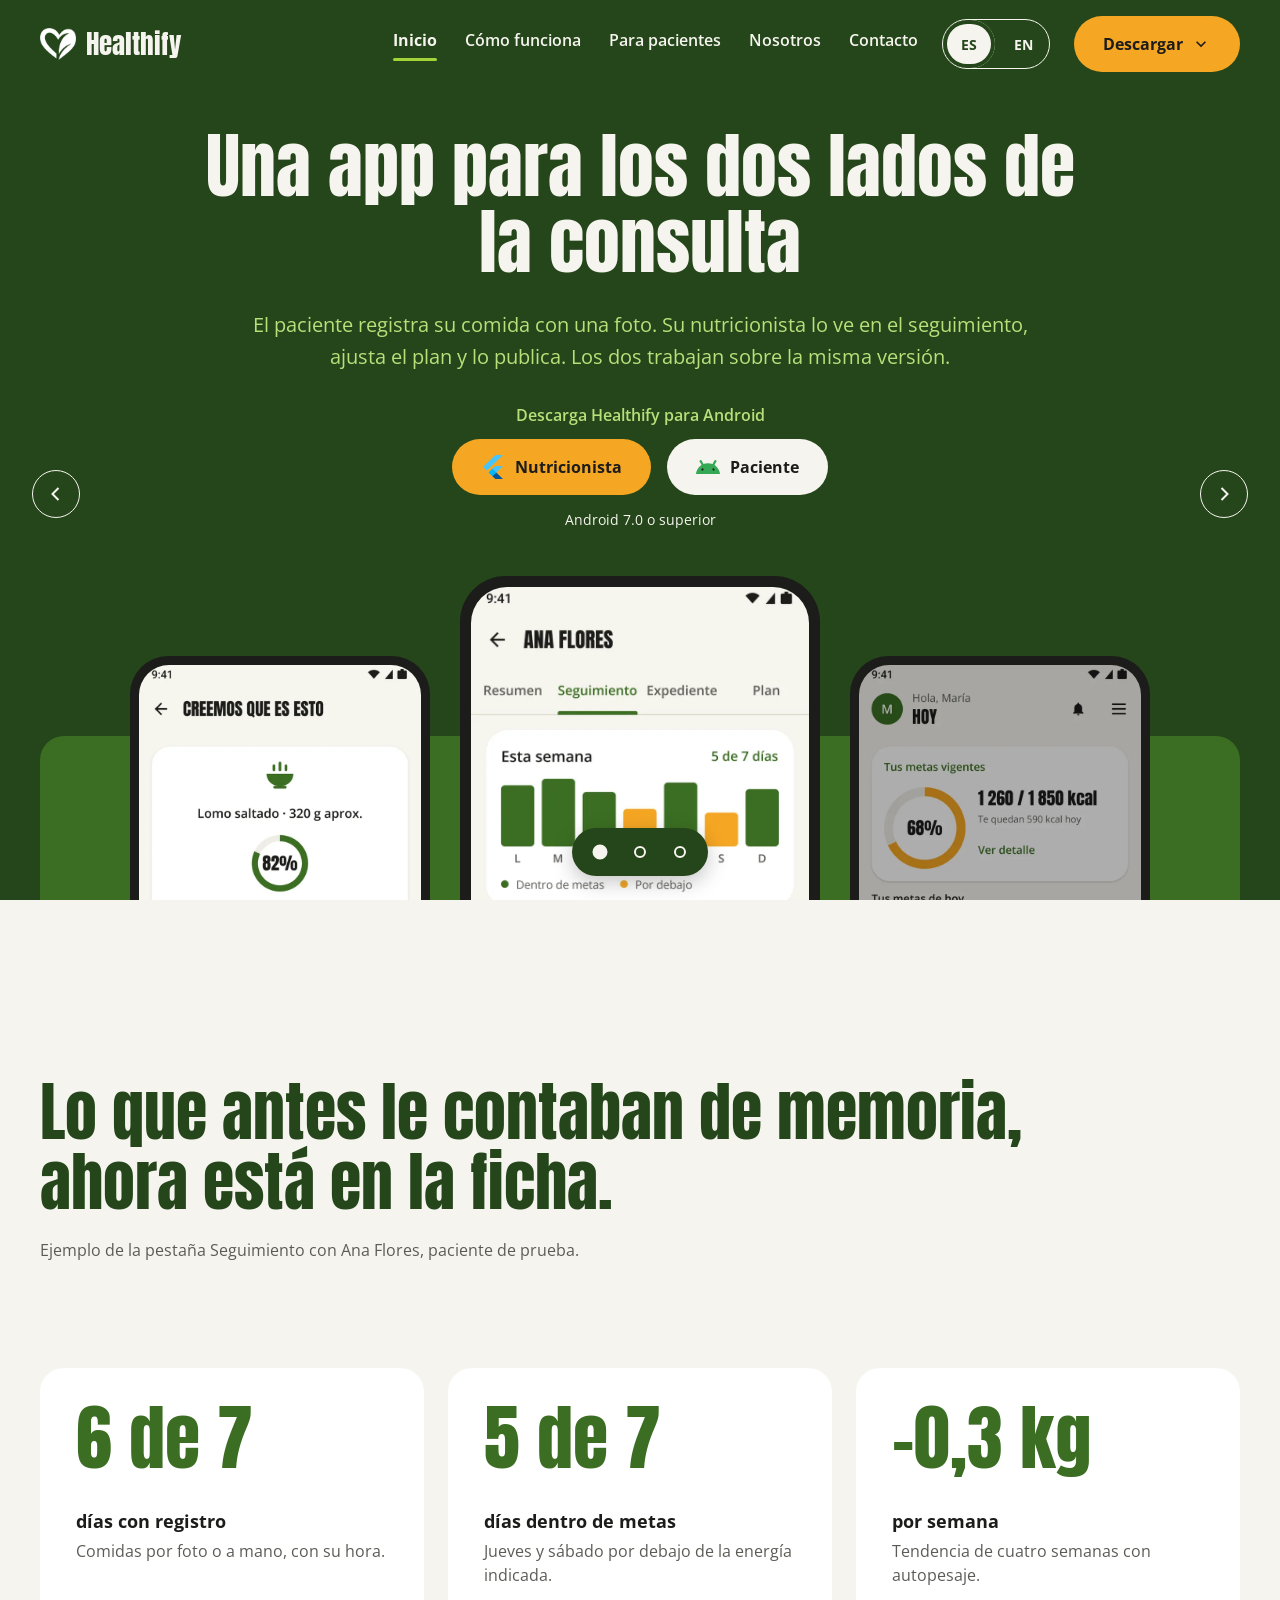
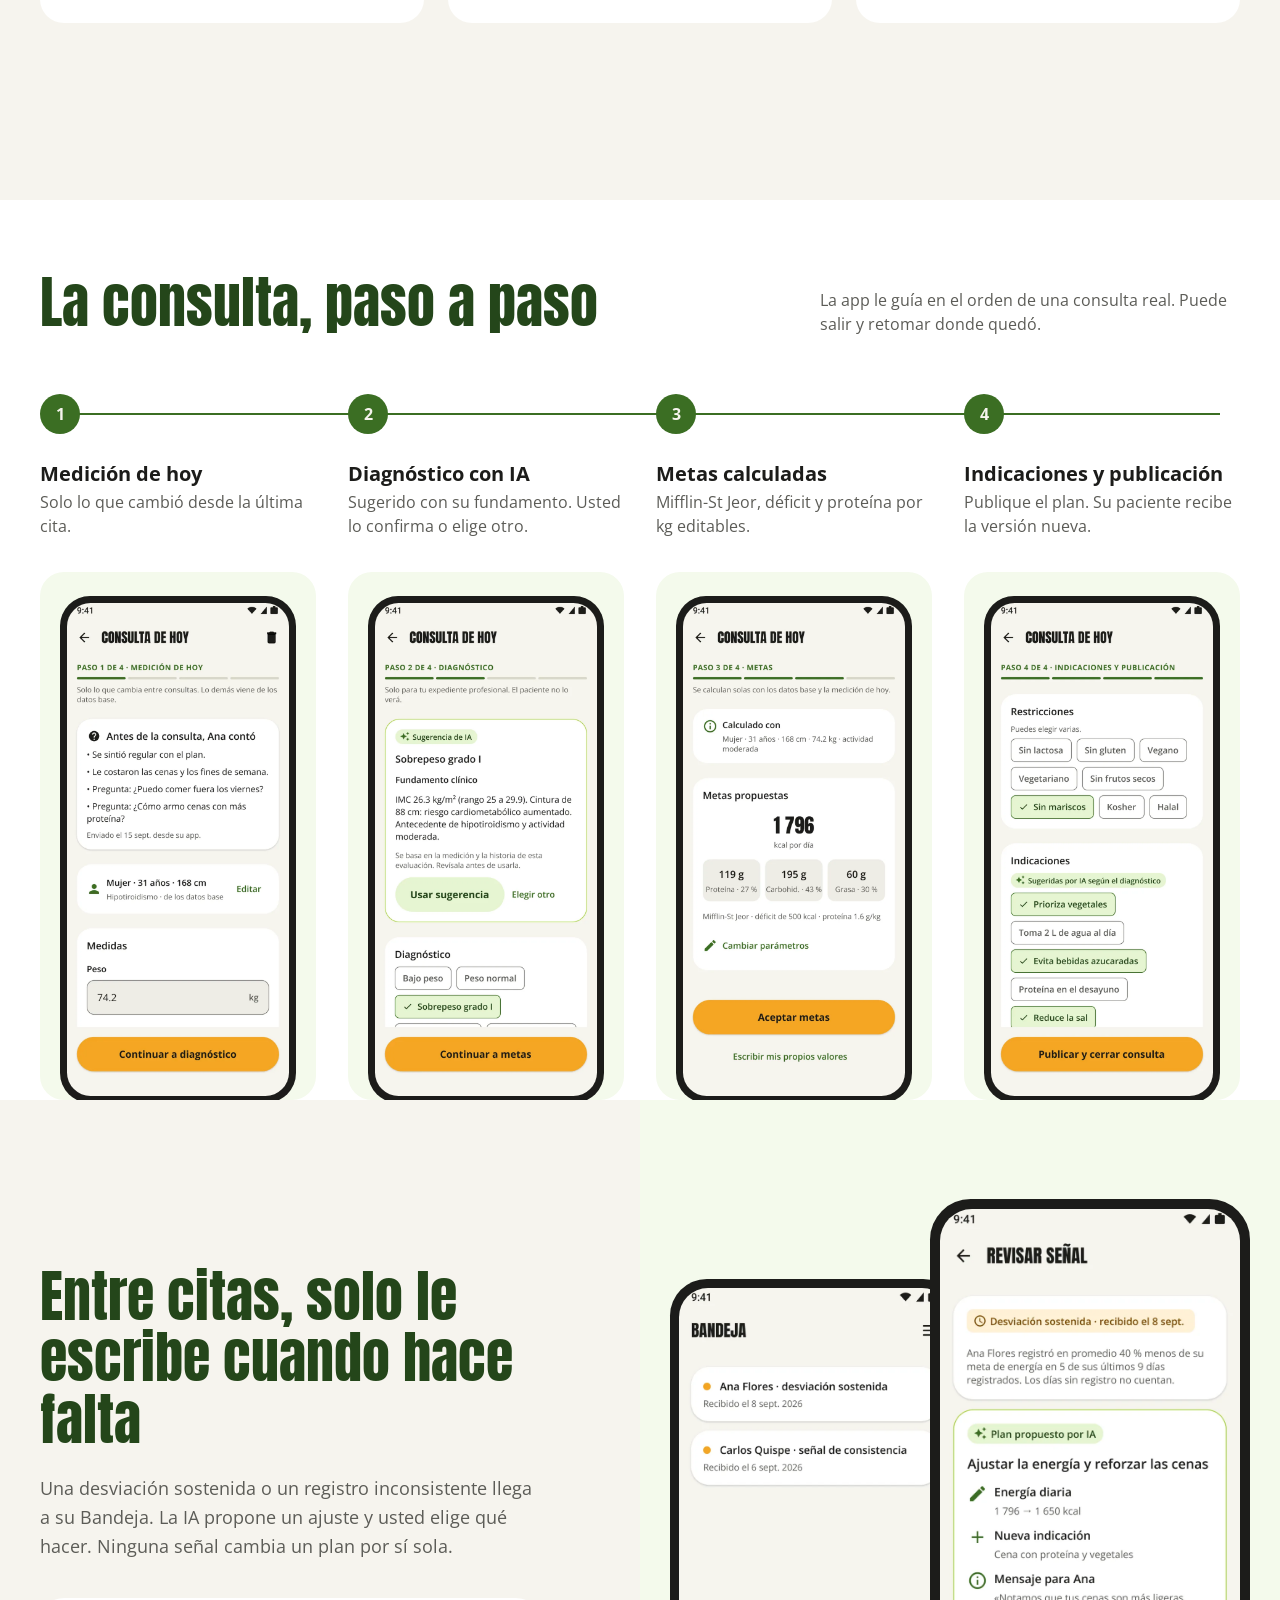
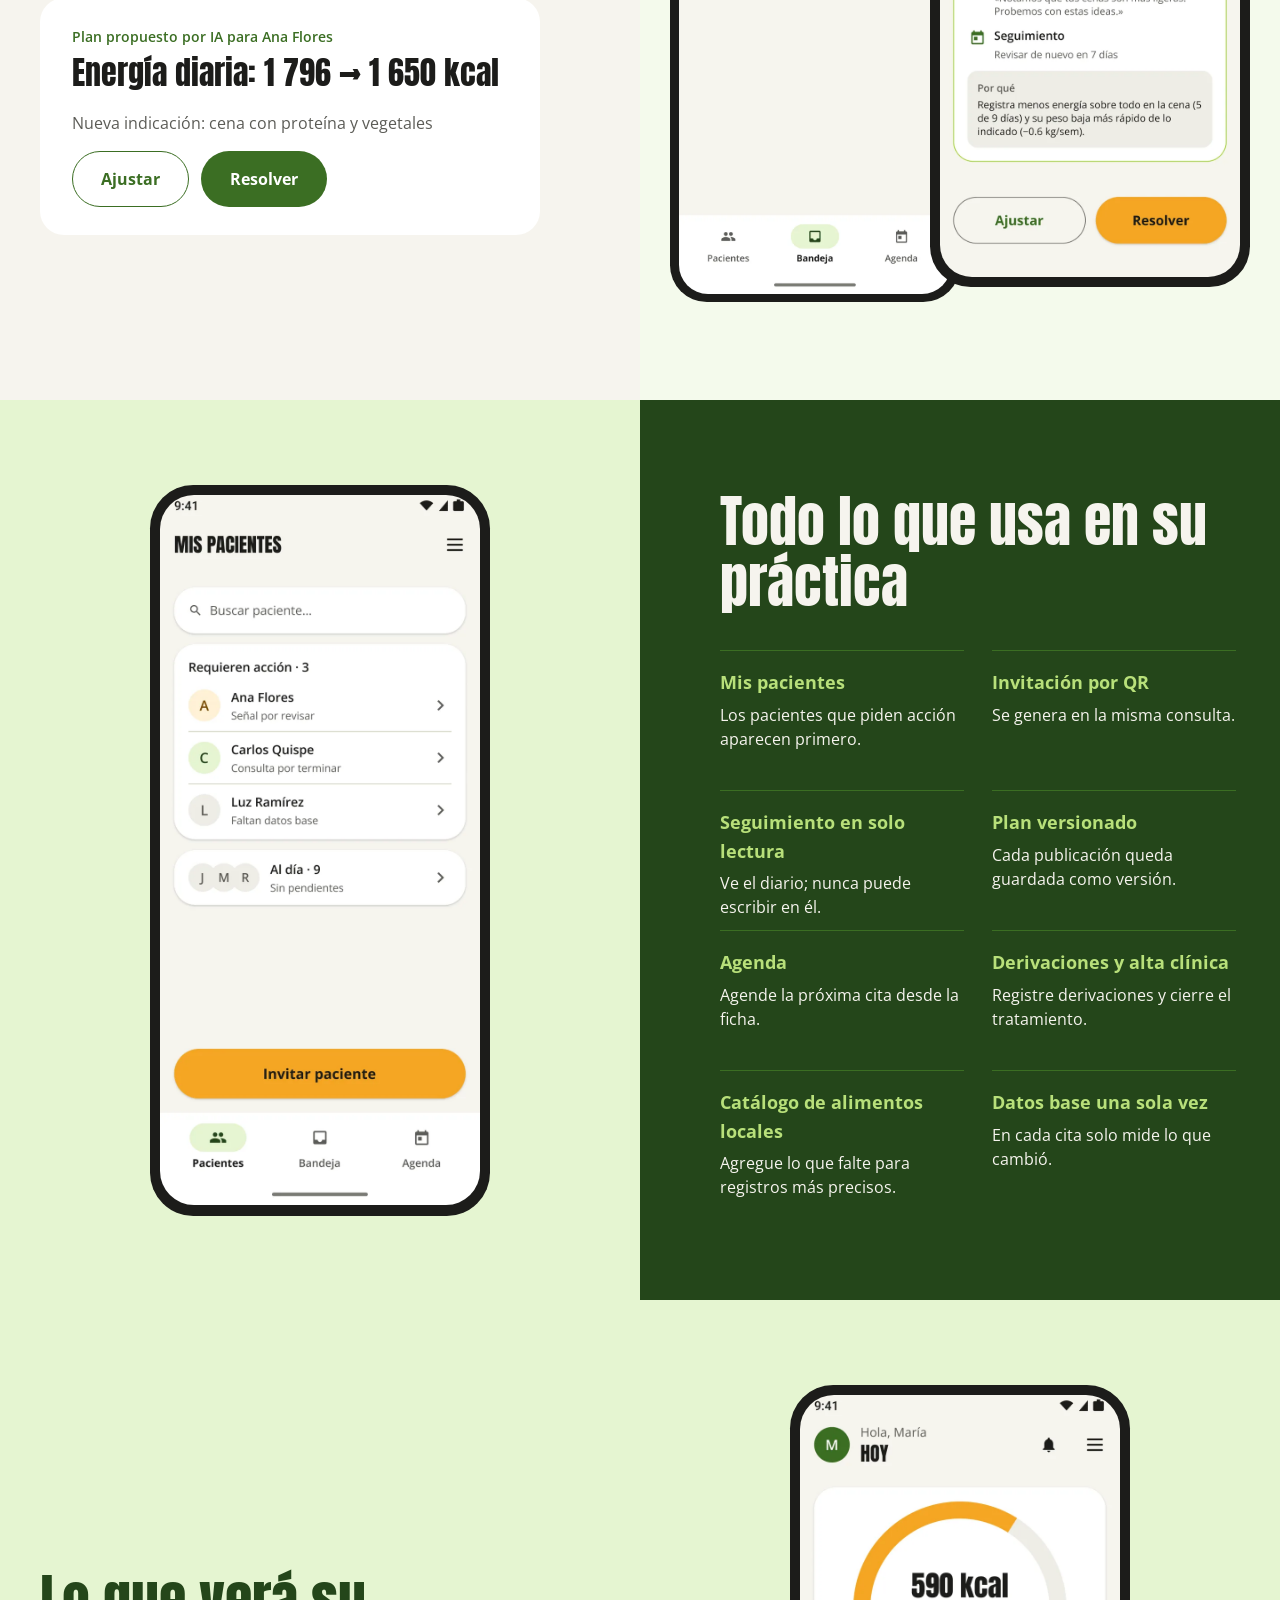
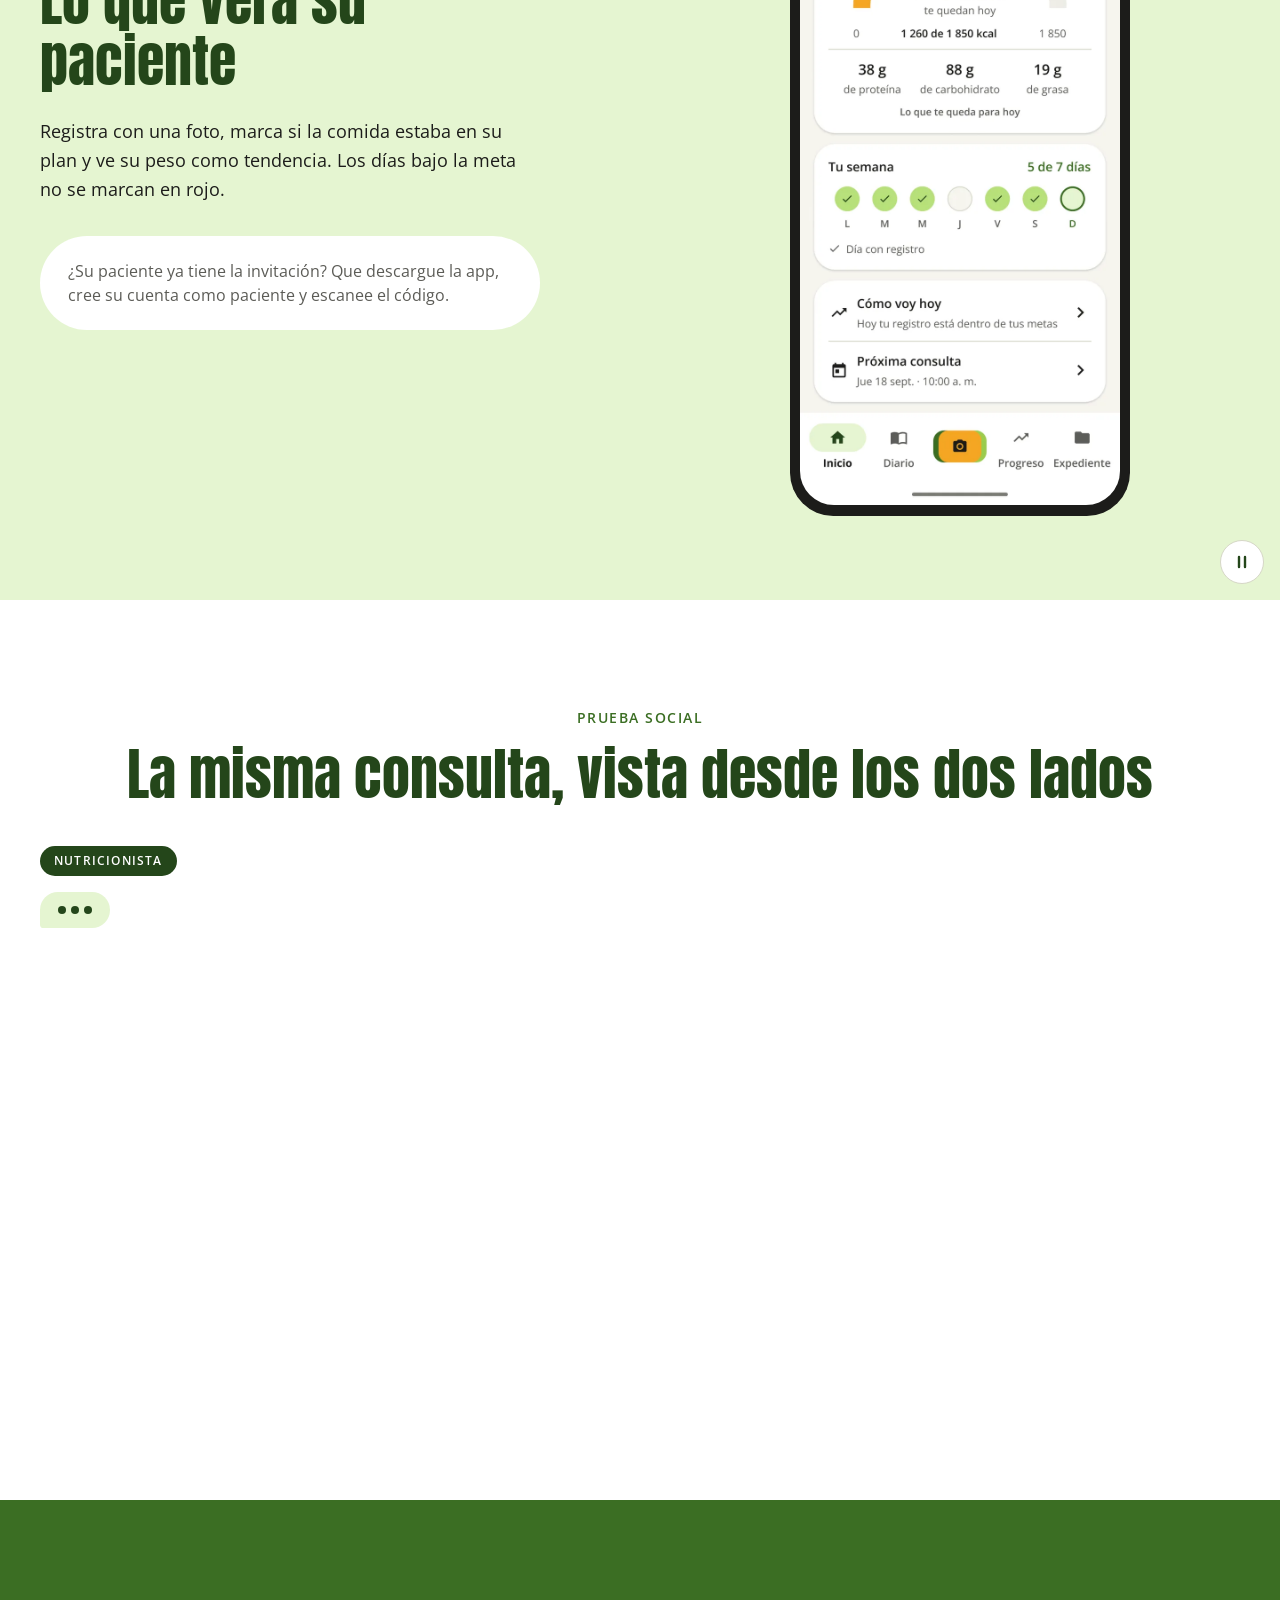
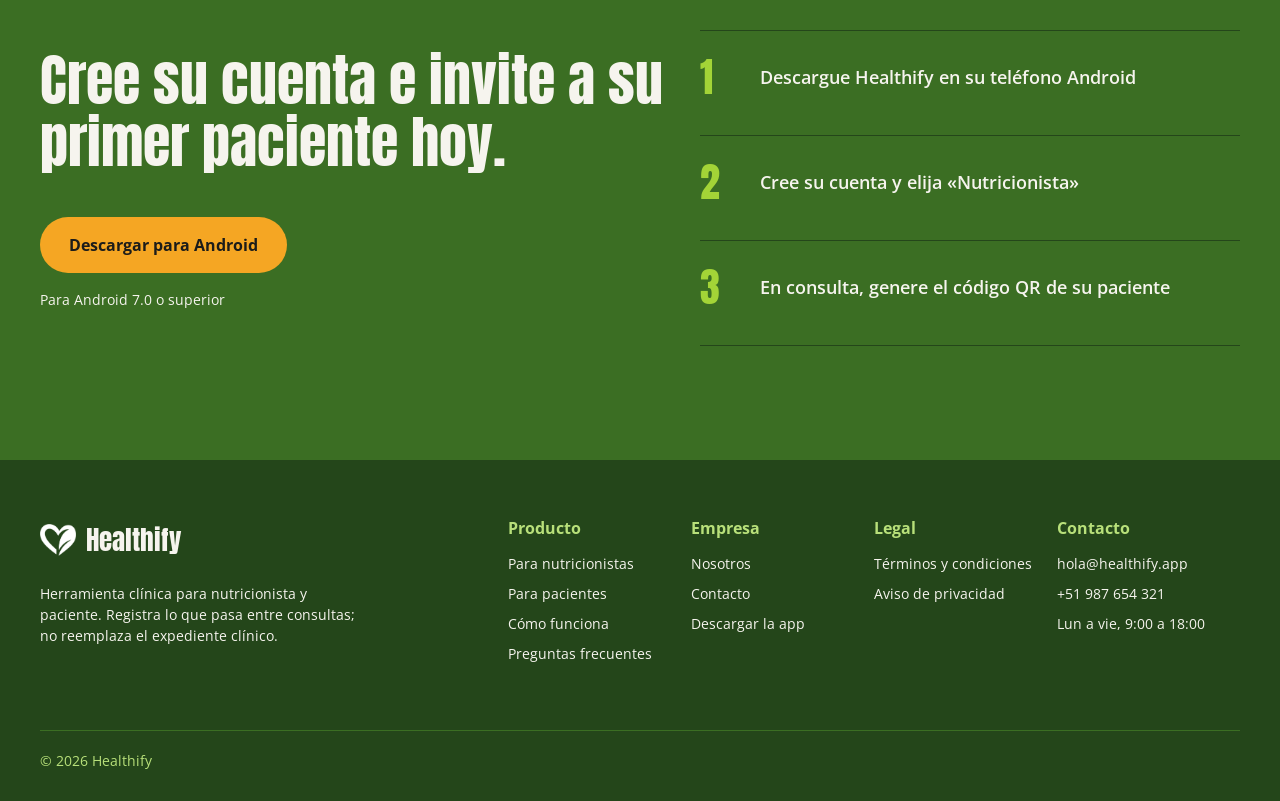
<file: index.html>
<!DOCTYPE html>
<html lang="es-419">
<head>
  <meta charset="UTF-8" />
  <meta name="viewport" content="width=device-width, initial-scale=1.0" />
  <title data-i18n="meta_title_home">Healthify: una app para los dos lados de la consulta</title>
  <meta name="description" content="El paciente registra su comida con una foto. Su nutricionista lo ve en el seguimiento, ajusta el plan y lo publica. Los dos trabajan sobre la misma versión." />
  <meta name="author" content="Healthify Team" />
  <meta name="robots" content="index, follow" />
  <meta name="theme-color" content="#24461A" />
  <meta property="og:title" content="Healthify: una app para los dos lados de la consulta" />
  <meta property="og:description" content="El paciente registra su comida con una foto. Su nutricionista lo ve en el seguimiento, ajusta el plan y lo publica. Los dos trabajan sobre la misma versión." />
  <meta property="og:type" content="website" />
  <meta property="og:locale" content="es_419" />
  <meta property="og:locale:alternate" content="en_US" />
  <meta property="og:image" content="assets/images/og-image.jpg" />
  <meta name="twitter:card" content="summary_large_image" />
  <link rel="icon" type="image/png" href="assets/images/favicon.png" />
  <link rel="preconnect" href="https://fonts.googleapis.com" />
  <link rel="preconnect" href="https://fonts.gstatic.com" crossorigin />
  <link rel="stylesheet" href="css/styles.css" />
</head>
<body class="page-home">
  <a class="skip-link" href="#main-content" data-i18n="skip_link">Saltar al contenido principal</a>

  <header class="site-header on-dark">
    <div class="container header__inner">
      <a class="brand" href="index.html" aria-label="Healthify, ir al inicio" data-i18n-aria="brand_aria">
        <img class="brand__logo" src="assets/images/logo-white.webp" alt="" width="36" height="32" />
        <span class="brand__name" aria-hidden="true">Healthify</span>
      </a>
      <nav class="nav" aria-label="Navegación principal" data-i18n-aria="nav_main_aria">
        <ul class="nav__list">
            <li><a class="nav__link" href="index.html" aria-current="page" data-i18n="nav_home">Inicio</a></li>
            <li><a class="nav__link" href="index.html#consulta" data-i18n="nav_how">Cómo funciona</a></li>
            <li><a class="nav__link" href="index.html#pacientes" data-i18n="nav_patients">Para pacientes</a></li>
            <li><a class="nav__link" href="about-us.html" data-i18n="nav_about">Nosotros</a></li>
            <li><a class="nav__link" href="contact.html" data-i18n="nav_contact">Contacto</a></li>
        </ul>
      </nav>
      <div class="lang-switch lang-switch--header" role="group" aria-label="Idioma" data-i18n-aria="lang_switch_aria">
            <button class="lang-switch__opt" type="button" data-lang="es" lang="es" aria-pressed="true" aria-label="Español">ES</button>
            <button class="lang-switch__opt" type="button" data-lang="en" lang="en" aria-pressed="false" aria-label="English">EN</button>
          </div>
      <div class="header-download" data-download>
        <button class="btn btn--primary header__cta" type="button" aria-expanded="false" aria-controls="header-download-list"
                aria-label="Elegir qué app descargar" data-i18n-aria="header_download_aria" data-download-toggle>
          <span data-i18n="header_download">Descargar</span>
          <span class="icon-chevron" aria-hidden="true"></span>
        </button>
        <ul class="header-download__panel" id="header-download-list" hidden>
          <li><a class="header-download__opt" href="https://appdistribution.firebase.dev/i/ff7af63bc7988299">
            <span class="header-download__logo"><img src="assets/icons/flutter.svg" width="24" height="24" alt="" aria-hidden="true" /></span>
            <span class="header-download__text"><span class="header-download__title" data-i18n="download_nutri">Nutricionista</span><span class="header-download__sub" data-i18n="download_nutri_sub">App Flutter · Android 7.0 o superior</span></span>
            <span class="header-download__arrow" aria-hidden="true"></span>
          </a></li>
          <li><a class="header-download__opt" href="https://appdistribution.firebase.dev/i/1dec518f210ca662">
            <span class="header-download__logo"><img src="assets/icons/android.svg" width="24" height="24" alt="" aria-hidden="true" /></span>
            <span class="header-download__text"><span class="header-download__title" data-i18n="download_patient">Paciente</span><span class="header-download__sub" data-i18n="download_patient_sub">App nativa · Android 7.0 o superior</span></span>
            <span class="header-download__arrow" aria-hidden="true"></span>
          </a></li>
        </ul>
      </div>
      <button class="menu-toggle" type="button" aria-expanded="false" aria-controls="mobile-menu"
              aria-label="Abrir menú" data-menu-toggle>
        <svg class="icon-open" width="20" height="14" viewBox="0 0 20 14" aria-hidden="true" focusable="false"><path d="M0 1h20M0 7h20M0 13h20" stroke="currentColor" stroke-width="2"/></svg>
        <svg class="icon-close" width="18" height="18" viewBox="0 0 18 18" aria-hidden="true" focusable="false"><path d="M1 1l16 16M17 1L1 17" stroke="currentColor" stroke-width="2"/></svg>
      </button>
    </div>

    <div class="mobile-menu" id="mobile-menu" hidden>
      <nav aria-label="Menú" data-i18n-aria="menu_aria">
        <ul class="mobile-menu__list">
            <li><a class="mobile-menu__link" href="index.html" aria-current="page" data-i18n="nav_home">Inicio</a></li>
            <li><a class="mobile-menu__link" href="index.html#consulta" data-i18n="nav_how">Cómo funciona</a></li>
            <li><a class="mobile-menu__link" href="index.html#pacientes" data-i18n="nav_patients">Para pacientes</a></li>
            <li><a class="mobile-menu__link" href="about-us.html" data-i18n="nav_about">Nosotros</a></li>
            <li><a class="mobile-menu__link" href="contact.html" data-i18n="nav_contact">Contacto</a></li>
        </ul>
      </nav>
      <div class="mobile-menu__actions">
        <div class="mobile-menu__lang">
          <span data-i18n="menu_language" aria-hidden="true">Idioma</span>
          <div class="lang-switch" role="group" aria-label="Idioma" data-i18n-aria="lang_switch_aria">
            <button class="lang-switch__opt" type="button" data-lang="es" lang="es" aria-pressed="true" aria-label="Español">ES</button>
            <button class="lang-switch__opt" type="button" data-lang="en" lang="en" aria-pressed="false" aria-label="English">EN</button>
          </div>
        </div>
        <div class="download mobile-menu__download">
          <p class="download__label" data-i18n="download_label">Descarga Healthify para Android</p>
          <div class="download__buttons">
            <a class="btn btn--primary" href="https://appdistribution.firebase.dev/i/ff7af63bc7988299"><span class="btn__logo"><img src="assets/icons/flutter.svg" width="24" height="24" alt="" aria-hidden="true" /></span><span data-i18n="download_nutri">Nutricionista</span></a>
            <a class="btn btn--cream" href="https://appdistribution.firebase.dev/i/1dec518f210ca662"><span class="btn__logo"><img src="assets/icons/android.svg" width="24" height="24" alt="" aria-hidden="true" /></span><span data-i18n="download_patient">Paciente</span></a>
          </div>
          <p class="download__req" data-i18n="download_req">Android 7.0 o superior</p>
        </div>
      </div>
    </div>
  </header>

  <main id="main-content">

    <section class="hero screen on-dark" aria-labelledby="hero-title">
      <h1 class="sr-only" id="hero-title" data-i18n="hero_title">Una app para los dos lados de la consulta</h1>
      <section class="carousel" aria-roledescription="carrusel" aria-label="Presentación de Healthify" data-i18n-aria="hero_carousel_aria" data-carousel>
        <div class="carousel__track">
          <div class="carousel__slide hero__home" id="hero-slide-1" role="group" aria-roledescription="diapositiva" aria-label="1 de 3">
            <div class="container hero__content">
              <p class="hero__title" aria-hidden="true" data-i18n="hero_title">Una app para los dos lados de la consulta</p>
              <p class="hero__lead" data-i18n="hero_lead">El paciente registra su comida con una foto. Su nutricionista lo ve en el seguimiento, ajusta el plan y lo publica. Los dos trabajan sobre la misma versión.</p>
              <div class="download hero__download">
                <p class="download__label" data-i18n="download_label">Descarga Healthify para Android</p>
                <div class="download__buttons">
                  <a class="btn btn--primary" href="https://appdistribution.firebase.dev/i/ff7af63bc7988299"><span class="btn__logo"><img src="assets/icons/flutter.svg" width="24" height="24" alt="" aria-hidden="true" /></span><span data-i18n="download_nutri">Nutricionista</span></a>
                  <a class="btn btn--cream" href="https://appdistribution.firebase.dev/i/1dec518f210ca662"><span class="btn__logo"><img src="assets/icons/android.svg" width="24" height="24" alt="" aria-hidden="true" /></span><span data-i18n="download_patient">Paciente</span></a>
                </div>
                <p class="download__req" data-i18n="download_req">Android 7.0 o superior</p>
              </div>
            </div>
            <div class="hero__shots">
              <div class="hero__panel" aria-hidden="true"></div>
              <div class="phone hero__phone--side hero__phone--left"><img class="phone__screen" data-i18n-img src="assets/images/app/pt7.webp" width="720" height="1600" alt="App del paciente: estimación propuesta para un lomo saltado de 320 g con 82 % de confianza, la pregunta «¿Estaba en tu plan?» y los botones para confirmar o ajustar los gramos" data-i18n-alt="alt_pt7" loading="lazy" decoding="async" /></div>
              <div class="phone hero__phone--main"><img class="phone__screen" data-i18n-img src="assets/images/app/pac-2.webp" width="720" height="1600" alt="App del nutricionista: pestaña Seguimiento de la paciente Ana Flores, con el gráfico de la semana, la tendencia de peso, un resumen generado con IA y el diario de hoy" data-i18n-alt="alt_pac2" fetchpriority="high" decoding="async" /></div>
              <div class="phone hero__phone--side hero__phone--right"><img class="phone__screen" data-i18n-img src="assets/images/app/pt3m.webp" width="720" height="1600" alt="Inicio del paciente con el aviso «Tus metas cambiaron» después de que su nutricionista publicó un plan nuevo" data-i18n-alt="alt_pt3m" loading="lazy" decoding="async" /></div>
            </div>
          </div>
          <div class="carousel__slide hero__video-slide" id="hero-slide-2" role="group" aria-roledescription="diapositiva" aria-label="2 de 3" data-video-url="https://youtu.be/pAVLE85cz28">
            <div class="container">
              <h2 class="video__title" data-i18n="hero_video_team">El equipo de Healthify</h2>
              <div class="video">
                <div class="video__poster video__poster--team" aria-hidden="true">
                  <img class="video__logo" src="assets/images/logo-white.webp" width="36" height="32" alt="" decoding="async" />
                  <ul class="video__names">
                    <li>Olenka Del Aguila</li><li>Angela Espinoza</li><li>Joel Mora</li><li>Rose Vergaray</li><li>Angel Villarreal</li>
                  </ul>
                </div>
                <button class="video__play" type="button" data-video-play>
                  <span class="video__icon" aria-hidden="true"><svg width="28" height="28" viewBox="0 0 28 28" focusable="false"><path d="M9 5.5v17l14-8.5z" fill="currentColor"/></svg></span>
                  <span class="video__hint" data-video-hint>Ver video</span>
                </button>
              </div>
            </div>
          </div>
          <div class="carousel__slide hero__video-slide" id="hero-slide-3" role="group" aria-roledescription="diapositiva" aria-label="3 de 3" data-video-url="https://youtu.be/DZYdMQDex78">
            <div class="container">
              <h2 class="video__title" data-i18n="hero_video_product">Así funciona Healthify</h2>
              <div class="video">
                <div class="video__poster video__poster--product" aria-hidden="true">
                  <div class="phone video__phone video__phone--left"><img class="phone__screen" data-i18n-img src="assets/images/app/pr1.webp" width="720" height="1600" alt="" decoding="async" /></div>
                  <div class="phone video__phone video__phone--main"><img class="phone__screen" data-i18n-img src="assets/images/app/ev-4.webp" width="720" height="1600" alt="" decoding="async" /></div>
                  <div class="phone video__phone video__phone--right"><img class="phone__screen" data-i18n-img src="assets/images/app/pt3.webp" width="720" height="1600" alt="" decoding="async" /></div>
                </div>
                <button class="video__play" type="button" data-video-play>
                  <span class="video__icon" aria-hidden="true"><svg width="28" height="28" viewBox="0 0 28 28" focusable="false"><path d="M9 5.5v17l14-8.5z" fill="currentColor"/></svg></span>
                  <span class="video__hint" data-video-hint>Ver video</span>
                </button>
              </div>
            </div>
          </div>
        </div>
        <div class="carousel__controls">
          <button class="carousel__btn carousel__btn--prev" type="button" aria-label="Anterior" data-i18n-aria="carousel_prev" data-carousel-prev>
            <svg width="20" height="20" viewBox="0 0 20 20" aria-hidden="true" focusable="false"><path d="M12.5 4l-6 6 6 6" fill="none" stroke="currentColor" stroke-width="2"/></svg>
          </button>
          <div class="carousel__bar">
            <div class="carousel__dots">
              <button class="carousel__dot" type="button" aria-controls="hero-slide-1" aria-label="Inicio" data-i18n-aria="carousel_dot1" data-carousel-dot></button>
              <button class="carousel__dot" type="button" aria-controls="hero-slide-2" aria-label="Video: El equipo de Healthify" data-i18n-aria="carousel_dot2" data-carousel-dot></button>
              <button class="carousel__dot" type="button" aria-controls="hero-slide-3" aria-label="Video: Así funciona Healthify" data-i18n-aria="carousel_dot3" data-carousel-dot></button>
            </div>
          </div>
          <button class="carousel__btn carousel__btn--next" type="button" aria-label="Siguiente" data-i18n-aria="carousel_next" data-carousel-next>
            <svg width="20" height="20" viewBox="0 0 20 20" aria-hidden="true" focusable="false"><path d="M7.5 4l6 6-6 6" fill="none" stroke="currentColor" stroke-width="2"/></svg>
          </button>
        </div>
        <p class="sr-only" aria-live="polite" data-carousel-status></p>
      </section>
    </section>

    <section class="value screen screen--center" aria-labelledby="value-title">
      <div class="container">
        <h2 class="h-section value__title" id="value-title" data-i18n="value_title">Lo que antes le contaban de memoria, ahora está en la ficha.</h2>
        <p class="value__note" data-i18n="value_note">Ejemplo de la pestaña Seguimiento con Ana Flores, paciente de prueba.</p>
        <ul class="value__cards">
          <li class="stat"><p class="stat__figure" data-i18n="stat1_figure">6 de 7</p><p class="stat__label" data-i18n="stat1_label">días con registro</p><p class="stat__desc" data-i18n="stat1_desc">Comidas por foto o a mano, con su hora.</p></li>
          <li class="stat"><p class="stat__figure" data-i18n="stat2_figure">5 de 7</p><p class="stat__label" data-i18n="stat2_label">días dentro de metas</p><p class="stat__desc" data-i18n="stat2_desc">Jueves y sábado por debajo de la energía indicada.</p></li>
          <li class="stat"><p class="stat__figure" data-i18n="stat3_figure">−0,3 kg</p><p class="stat__label" data-i18n="stat3_label">por semana</p><p class="stat__desc" data-i18n="stat3_desc">Tendencia de cuatro semanas con autopesaje.</p></li>
        </ul>
      </div>
    </section>

    <section class="steps screen" id="consulta" aria-labelledby="steps-title">
      <div class="container">
        <div class="steps__head">
          <h2 class="h-section steps__title" id="steps-title" data-i18n="steps_title">La consulta, paso a paso</h2>
          <p class="steps__lead" data-i18n="steps_lead">La app le guía en el orden de una consulta real. Puede salir y retomar donde quedó.</p>
        </div>
        <div class="steps__dots" role="group" aria-label="Pasos de la consulta" data-i18n-aria="steps_dots_aria">
            <button class="steps__dot" type="button" data-step="0" aria-label="Paso 1: Medición de hoy" data-i18n-aria="steps_dot1_aria" aria-current="step"><span aria-hidden="true">1</span></button>
            <button class="steps__dot" type="button" data-step="1" aria-label="Paso 2: Diagnóstico con IA" data-i18n-aria="steps_dot2_aria"><span aria-hidden="true">2</span></button>
            <button class="steps__dot" type="button" data-step="2" aria-label="Paso 3: Metas calculadas" data-i18n-aria="steps_dot3_aria"><span aria-hidden="true">3</span></button>
            <button class="steps__dot" type="button" data-step="3" aria-label="Paso 4: Indicaciones y publicación" data-i18n-aria="steps_dot4_aria"><span aria-hidden="true">4</span></button>
        </div>
        <ol class="steps__list" data-steps tabindex="0" aria-labelledby="steps-title">
          <li class="step" id="paso-1">
            <span class="step__num" aria-hidden="true">1</span>
            <h3 class="step__title" data-i18n="step1_title">Medición de hoy</h3>
            <p class="step__desc" data-i18n="step1_desc">Solo lo que cambió desde la última cita.</p>
            <div class="step__shot"><div class="phone "><img class="phone__screen" data-i18n-img src="assets/images/app/ev-2.webp" width="720" height="1600" alt="Paso 1 de la consulta en la app: medición de hoy, con lo que contó la paciente antes de la cita y el campo de peso" data-i18n-alt="alt_ev2" loading="lazy" decoding="async" /></div></div>
          </li>
          <li class="step" id="paso-2">
            <span class="step__num" aria-hidden="true">2</span>
            <h3 class="step__title" data-i18n="step2_title">Diagnóstico con IA</h3>
            <p class="step__desc" data-i18n="step2_desc">Sugerido con su fundamento. Usted lo confirma o elige otro.</p>
            <div class="step__shot"><div class="phone "><img class="phone__screen" data-i18n-img src="assets/images/app/ev-3.webp" width="720" height="1600" alt="Paso 2 de la consulta: diagnóstico sugerido con IA, sobrepeso grado I, con su fundamento clínico y las opciones Usar sugerencia y Elegir otro" data-i18n-alt="alt_ev3" loading="lazy" decoding="async" /></div></div>
          </li>
          <li class="step" id="paso-3">
            <span class="step__num" aria-hidden="true">3</span>
            <h3 class="step__title" data-i18n="step3_title">Metas calculadas</h3>
            <p class="step__desc" data-i18n="step3_desc">Mifflin-St Jeor, déficit y proteína por kg editables.</p>
            <div class="step__shot"><div class="phone "><img class="phone__screen" data-i18n-img src="assets/images/app/ev-4.webp" width="720" height="1600" alt="Paso 3 de la consulta: metas calculadas de 1 796 kcal al día con proteína, carbohidrato y grasa, y la fórmula Mifflin-St Jeor a la vista" data-i18n-alt="alt_ev4" loading="lazy" decoding="async" /></div></div>
          </li>
          <li class="step" id="paso-4">
            <span class="step__num" aria-hidden="true">4</span>
            <h3 class="step__title" data-i18n="step4_title">Indicaciones y publicación</h3>
            <p class="step__desc" data-i18n="step4_desc">Publique el plan. Su paciente recibe la versión nueva.</p>
            <div class="step__shot"><div class="phone "><img class="phone__screen" data-i18n-img src="assets/images/app/ev-5.webp" width="720" height="1600" alt="Paso 4 de la consulta: restricciones e indicaciones del plan, algunas sugeridas con IA, y el botón Publicar y cerrar consulta" data-i18n-alt="alt_ev5" loading="lazy" decoding="async" /></div></div>
          </li>
        </ol>
      </div>
    </section>

    <section class="between screen" aria-labelledby="between-title">
      <div class="between__text">
        <h2 class="h-section" id="between-title" data-i18n="between_title">Entre citas, solo le escribe cuando hace falta</h2>
        <p class="between__lead" data-i18n="between_lead">Una desviación sostenida o un registro inconsistente llega a su Bandeja. La IA propone un ajuste y usted elige qué hacer. Ninguna señal cambia un plan por sí sola.</p>
        <div class="example">
          <p class="example__label" data-i18n="example_label">Plan propuesto por IA para Ana Flores</p>
          <p class="example__value" data-i18n="example_value">Energía diaria: 1 796 → 1 650 kcal</p>
          <p class="example__desc" data-i18n="example_desc">Nueva indicación: cena con proteína y vegetales</p>
          <div class="example__actions" aria-hidden="true">
            <span class="btn btn--outline btn--static" data-i18n="example_adjust">Ajustar</span>
            <span class="btn btn--green btn--static" data-i18n="example_resolve">Resolver</span>
          </div>
        </div>
      </div>
      <div class="between__visual">
        <div class="between__duo">
          <div class="phone between__phone--back"><img class="phone__screen" data-i18n-img src="assets/images/app/pr13.webp" width="720" height="1600" alt="Bandeja de revisión del nutricionista con dos señales: desviación sostenida de Ana Flores y señal de consistencia de Carlos Quispe" data-i18n-alt="alt_pr13" loading="lazy" decoding="async" /></div>
          <div class="phone between__phone--front"><img class="phone__screen" data-i18n-img src="assets/images/app/pr14-ia.webp" width="720" height="1600" alt="Revisión de una señal: plan propuesto con IA para Ana Flores, con el ajuste de energía, una nueva indicación, el mensaje para la paciente y el motivo, y los botones Ajustar y Resolver" data-i18n-alt="alt_pr14" loading="lazy" decoding="async" /></div>
        </div>
      </div>
    </section>

    <section class="pros screen on-dark" id="nutricionistas" aria-labelledby="pros-title">
      <div class="pros__visual"><div class="phone "><img class="phone__screen" data-i18n-img src="assets/images/app/pr1.webp" width="720" height="1600" alt="Lista Mis pacientes: tres pacientes que requieren acción y nueve al día, con el botón Invitar paciente" data-i18n-alt="alt_pr1" loading="lazy" decoding="async" /></div></div>
      <div class="pros__text">
        <h2 class="h-section pros__title" id="pros-title" data-i18n="pros_title">Todo lo que usa en su práctica</h2>
        <ul class="pros__list">
            <li class="feature"><h3 class="feature__title" data-i18n="f1_title">Mis pacientes</h3><p class="feature__desc" data-i18n="f1_desc">Los pacientes que piden acción aparecen primero.</p></li>
            <li class="feature"><h3 class="feature__title" data-i18n="f2_title">Invitación por QR</h3><p class="feature__desc" data-i18n="f2_desc">Se genera en la misma consulta.</p></li>
            <li class="feature"><h3 class="feature__title" data-i18n="f3_title">Seguimiento en solo lectura</h3><p class="feature__desc" data-i18n="f3_desc">Ve el diario; nunca puede escribir en él.</p></li>
            <li class="feature"><h3 class="feature__title" data-i18n="f4_title">Plan versionado</h3><p class="feature__desc" data-i18n="f4_desc">Cada publicación queda guardada como versión.</p></li>
            <li class="feature"><h3 class="feature__title" data-i18n="f5_title">Agenda</h3><p class="feature__desc" data-i18n="f5_desc">Agende la próxima cita desde la ficha.</p></li>
            <li class="feature"><h3 class="feature__title" data-i18n="f6_title">Derivaciones y alta clínica</h3><p class="feature__desc" data-i18n="f6_desc">Registre derivaciones y cierre el tratamiento.</p></li>
            <li class="feature"><h3 class="feature__title" data-i18n="f7_title">Catálogo de alimentos locales</h3><p class="feature__desc" data-i18n="f7_desc">Agregue lo que falte para registros más precisos.</p></li>
            <li class="feature"><h3 class="feature__title" data-i18n="f8_title">Datos base una sola vez</h3><p class="feature__desc" data-i18n="f8_desc">En cada cita solo mide lo que cambió.</p></li>
        </ul>
      </div>
    </section>

    <section class="patients screen" id="pacientes" aria-labelledby="patients-title">
      <div class="patients__text">
        <h2 class="h-section patients__title" id="patients-title" data-i18n="patients_title">Lo que verá su paciente</h2>
        <p class="patients__lead" data-i18n="patients_lead">Registra con una foto, marca si la comida estaba en su plan y ve su peso como tendencia. Los días bajo la meta no se marcan en rojo.</p>
        <p class="invite-note" data-i18n="patients_note">¿Su paciente ya tiene la invitación? Que descargue la app, cree su cuenta como paciente y escanee el código.</p>
      </div>
      <div class="patients__visual">
        <!-- Rota entre tres pantallas del paciente (js/main.js · initScreenRotation). Sin JS solo se ve la primera. -->
        <div class="phone" data-rotate>
          <img class="phone__screen" data-i18n-img src="assets/images/app/pt3.webp" width="720" height="1600" alt="Inicio del paciente: 590 kcal que le quedan hoy, la semana con 5 de 7 días registrados, cómo va hoy y la próxima consulta" data-i18n-alt="alt_pt3" loading="lazy" decoding="async" />
          <img class="phone__screen" data-i18n-img src="assets/images/app/pt7.webp" width="720" height="1600" alt="App del paciente: estimación propuesta para un lomo saltado de 320 g con 82 % de confianza, la pregunta «¿Estaba en tu plan?» y los botones para confirmar o ajustar los gramos" data-i18n-alt="alt_pt7" aria-hidden="true" loading="lazy" decoding="async" />
          <img class="phone__screen" data-i18n-img src="assets/images/app/pt3m.webp" width="720" height="1600" alt="Inicio del paciente con el aviso «Tus metas cambiaron» después de que su nutricionista publicó un plan nuevo" data-i18n-alt="alt_pt3m" aria-hidden="true" loading="lazy" decoding="async" />
        </div>
        <button class="rotate-toggle" type="button" aria-label="Pausar el cambio de pantallas" data-rotate-toggle hidden>
          <svg class="rotate-toggle__pause" width="16" height="16" viewBox="0 0 16 16" aria-hidden="true" focusable="false"><path d="M5 3v10M11 3v10" stroke="currentColor" stroke-width="2.4" stroke-linecap="round"/></svg>
          <svg class="rotate-toggle__play" width="16" height="16" viewBox="0 0 16 16" aria-hidden="true" focusable="false"><path d="M5 2.8v10.4L13.2 8z" fill="currentColor"/></svg>
        </button>
      </div>
    </section>

    <section class="proof screen" aria-labelledby="proof-title">
      <div class="container proof__inner">
        <header class="proof__head">
          <p class="proof__eyebrow" data-i18n="proof_eyebrow">Prueba social</p>
          <h2 class="h-section proof__title" id="proof-title" data-i18n="proof_title">La misma consulta, vista desde los dos lados</h2>
        </header>

        <!-- Testimonios en borrador, por confirmar con sus autoras. Se editan en js/i18n.js (claves quote_*).
             Los avatares con iniciales son placeholders hasta tener fotos. -->
        <div class="proof__chat">
          <div class="proof__msg proof__msg--nutri">
            <p class="proof__tag" data-i18n="proof_tag_nutri">Nutricionista</p>
            <figure class="quote">
              <blockquote><p data-i18n="quote_nutri_text">«Llego a la consulta de control sabiendo cómo le fue a mi paciente cada día. Ya no dependo de lo que recuerde.»</p></blockquote>
              <figcaption class="quote__author">
                <span class="quote__avatar" aria-hidden="true">TM</span>
                <span class="quote__who">
                  <span class="quote__name" data-i18n="quote_nutri_name">Tatiana Mozombite</span>
                  <span class="quote__role" data-i18n="quote_nutri_role">Nutricionista</span>
                </span>
              </figcaption>
            </figure>
          </div>
          <div class="proof__msg proof__msg--patient">
            <p class="proof__tag" data-i18n="proof_tag_patient">Paciente</p>
            <figure class="quote">
              <blockquote><p data-i18n="quote_patient_text">«Tomo una foto y listo. Ver mi peso como tendencia me quitó la presión de la balanza.»</p></blockquote>
              <figcaption class="quote__author">
                <span class="quote__avatar" aria-hidden="true">DR</span>
                <span class="quote__who">
                  <span class="quote__name" data-i18n="quote_patient_name">Daniela Ramirez</span>
                  <span class="quote__role" data-i18n="quote_patient_role">Paciente</span>
                </span>
              </figcaption>
            </figure>
          </div>
        </div>

        <div class="proof__trust">
          <h3 class="proof__trust-title" id="criteria-title" data-i18n="criteria_title">Con criterio clínico a la vista</h3>
          <ul class="proof__chips" aria-labelledby="criteria-title">
            <li class="proof__chip"><svg class="proof__check" viewBox="0 0 20 20" aria-hidden="true" focusable="false"><circle cx="10" cy="10" r="10"/><path d="M6.2 10.3l2.6 2.5 5-5.1"/></svg><span data-i18n="criteria_1">Fórmula y parámetros visibles en cada meta</span></li>
            <li class="proof__chip"><svg class="proof__check" viewBox="0 0 20 20" aria-hidden="true" focusable="false"><circle cx="10" cy="10" r="10"/><path d="M6.2 10.3l2.6 2.5 5-5.1"/></svg><span data-i18n="criteria_2">Diagnóstico sugerido siempre con su fundamento</span></li>
            <li class="proof__chip"><svg class="proof__check" viewBox="0 0 20 20" aria-hidden="true" focusable="false"><circle cx="10" cy="10" r="10"/><path d="M6.2 10.3l2.6 2.5 5-5.1"/></svg><span data-i18n="criteria_3">El paciente puede retirar su consentimiento</span></li>
            <li class="proof__chip"><svg class="proof__check" viewBox="0 0 20 20" aria-hidden="true" focusable="false"><circle cx="10" cy="10" r="10"/><path d="M6.2 10.3l2.6 2.5 5-5.1"/></svg><span data-i18n="criteria_4">Funciones con IA desactivables por el paciente</span></li>
          </ul>
        </div>
      </div>
    </section>

    <section class="cta on-dark" id="descargar" aria-labelledby="cta-title">
      <div class="container cta__grid">
        <div>
          <h2 class="cta__title" id="cta-title" data-i18n="cta_title">Cree su cuenta e invite a su primer paciente hoy.</h2>
          <a class="btn btn--primary cta__btn" href="https://appdistribution.firebase.dev/i/ff7af63bc7988299" data-i18n="cta_download">Descargar para Android</a>
          <p class="cta__req" data-i18n="cta_req">Para Android 7.0 o superior</p>
        </div>
        <ol class="cta__steps">
          <li><span class="cta__num" aria-hidden="true">1</span><span data-i18n="cta_step1">Descargue Healthify en su teléfono Android</span></li>
          <li><span class="cta__num" aria-hidden="true">2</span><span data-i18n="cta_step2">Cree su cuenta y elija «Nutricionista»</span></li>
          <li><span class="cta__num" aria-hidden="true">3</span><span data-i18n="cta_step3">En consulta, genere el código QR de su paciente</span></li>
        </ol>
      </div>
    </section>

  </main>

  <footer class="site-footer on-dark">
    <div class="container">
      <div class="footer__main">
        <div class="footer__brand">
          <a class="brand" href="index.html" aria-label="Healthify, ir al inicio" data-i18n-aria="brand_aria">
            <img class="brand__logo" src="assets/images/logo-white.webp" alt="" width="36" height="32" />
            <span class="brand__name" aria-hidden="true">Healthify</span>
          </a>
          <p class="footer__tagline" data-i18n="footer_tagline">Herramienta clínica para nutricionista y paciente. Registra lo que pasa entre consultas; no reemplaza el expediente clínico.</p>
        </div>
        <nav class="footer__cols" aria-label="Pie de página" data-i18n-aria="footer_nav_aria">
          <div class="footer__col">
            <h2 data-i18n="footer_product">Producto</h2>
            <ul>
              <li><a href="index.html#nutricionistas" data-i18n="footer_for_nutri">Para nutricionistas</a></li>
              <li><a href="index.html#pacientes" data-i18n="nav_patients">Para pacientes</a></li>
              <li><a href="index.html#consulta" data-i18n="nav_how">Cómo funciona</a></li>
              <li><a href="about-us.html#preguntas" data-i18n="footer_faq">Preguntas frecuentes</a></li>
            </ul>
          </div>
          <div class="footer__col">
            <h2 data-i18n="footer_company">Empresa</h2>
            <ul>
              <li><a href="about-us.html" data-i18n="nav_about">Nosotros</a></li>
              <li><a href="contact.html" data-i18n="nav_contact">Contacto</a></li>
              <li><a href="https://appdistribution.firebase.dev/i/ff7af63bc7988299" data-i18n="footer_download">Descargar la app</a></li>
            </ul>
          </div>
          <div class="footer__col">
            <h2 data-i18n="footer_legal">Legal</h2>
            <ul>
              <li><a href="terms.html" data-i18n="footer_terms">Términos y condiciones</a></li>
              <li><a href="terms.html#privacidad" data-i18n="footer_privacy">Aviso de privacidad</a></li>
            </ul>
          </div>
          <div class="footer__col">
            <h2 data-i18n="footer_contact">Contacto</h2>
            <ul>
              <li><a href="mailto:hola@healthify.app">hola@healthify.app</a></li>
              <li><a href="tel:+51987654321">+51&nbsp;987&nbsp;654&nbsp;321</a></li>
              <li class="footer__plain" data-i18n="hours">Lun a vie, 9:00 a 18:00</li>
            </ul>
          </div>
        </nav>
      </div>
      <div class="footer__bottom">
        <p class="footer__copy" data-i18n="footer_copy">© 2026 Healthify</p>
      </div>
    </div>
  </footer>

  <script src="js/i18n.js"></script>
  <script src="js/main.js"></script>
</body>
</html>
</file>
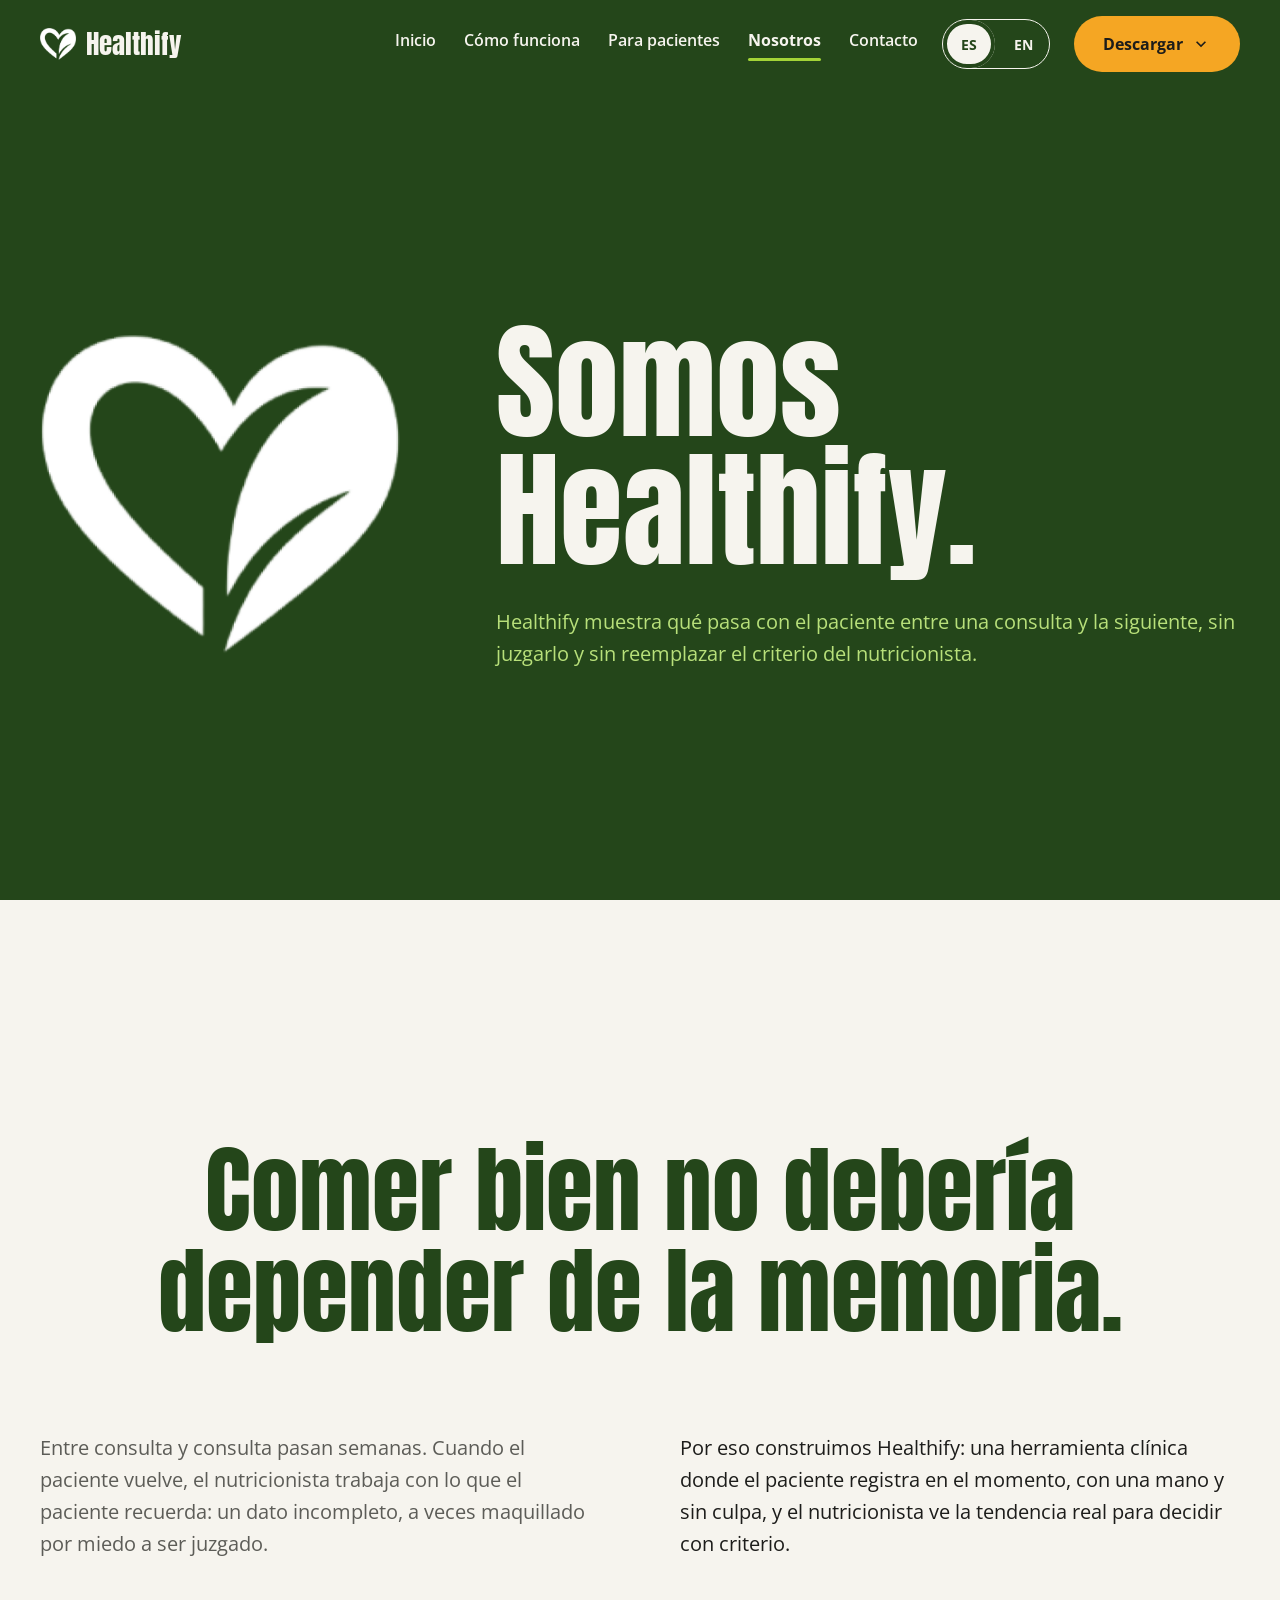
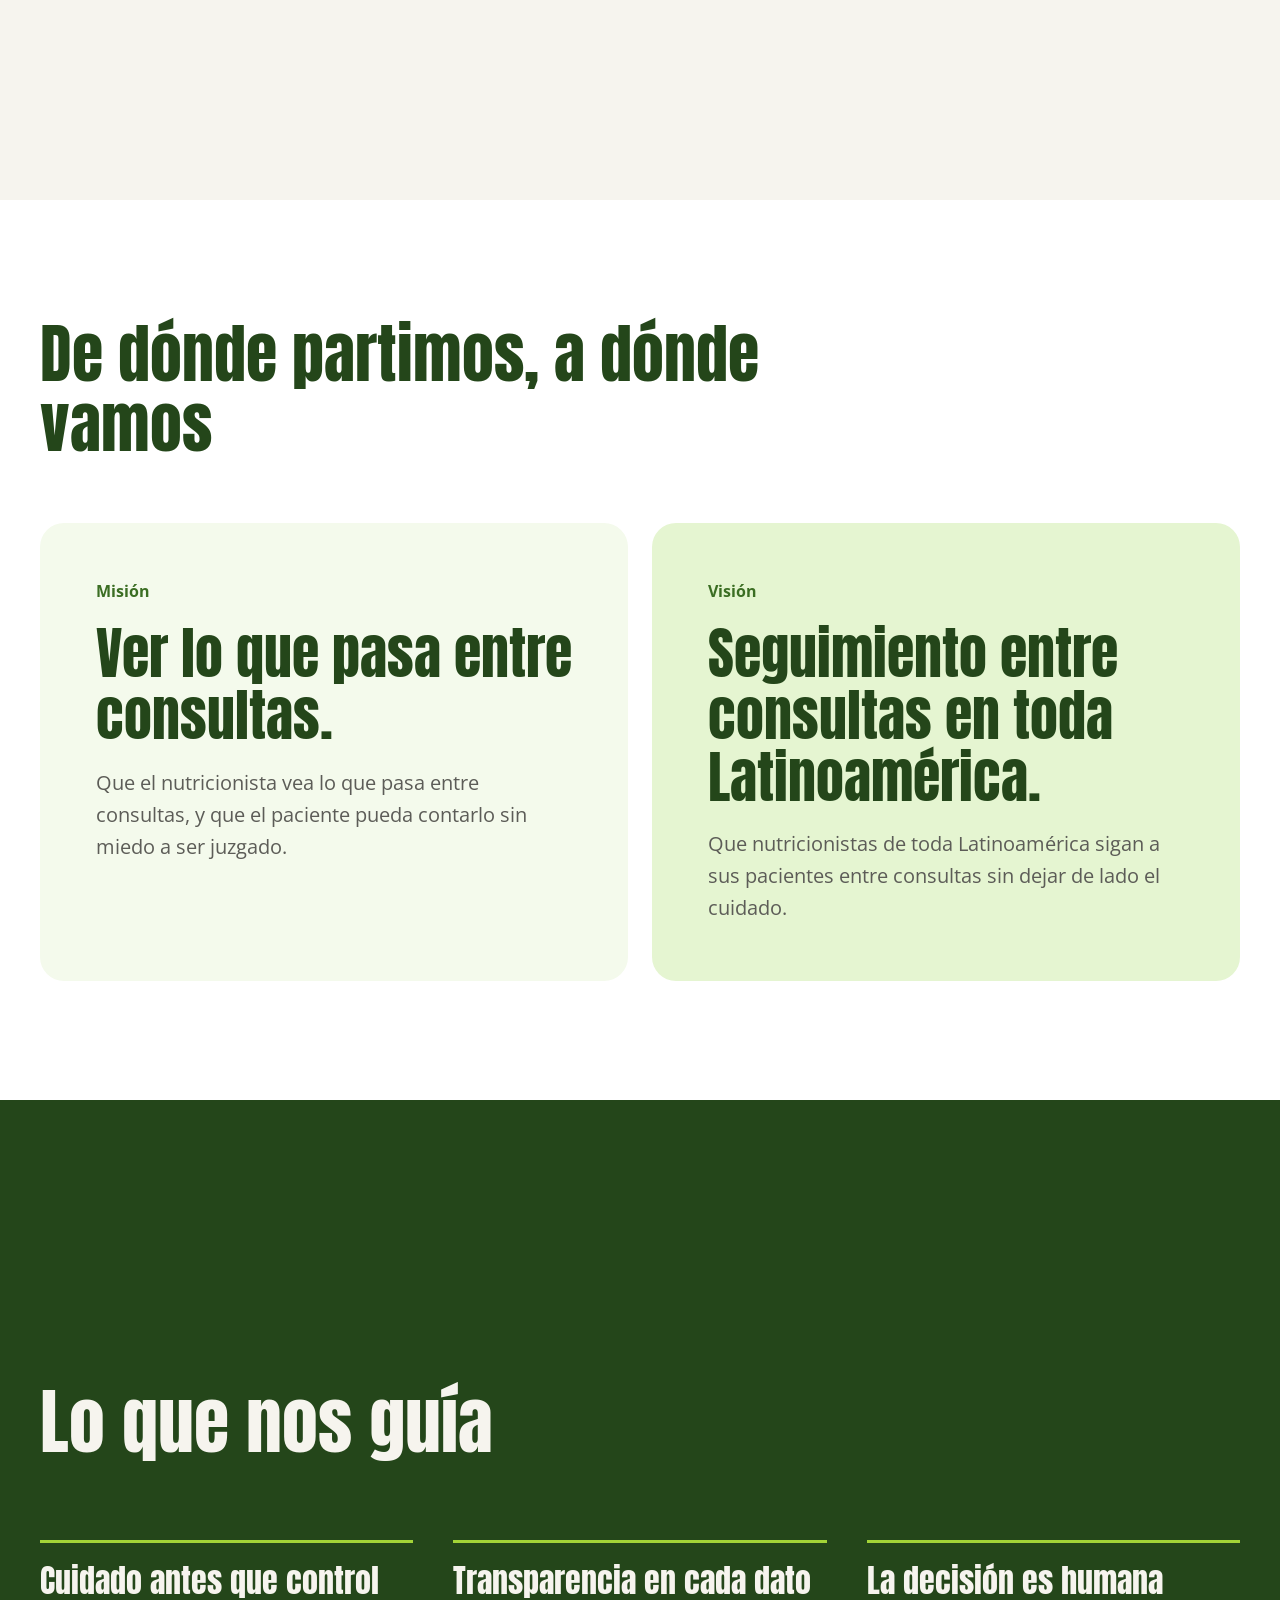
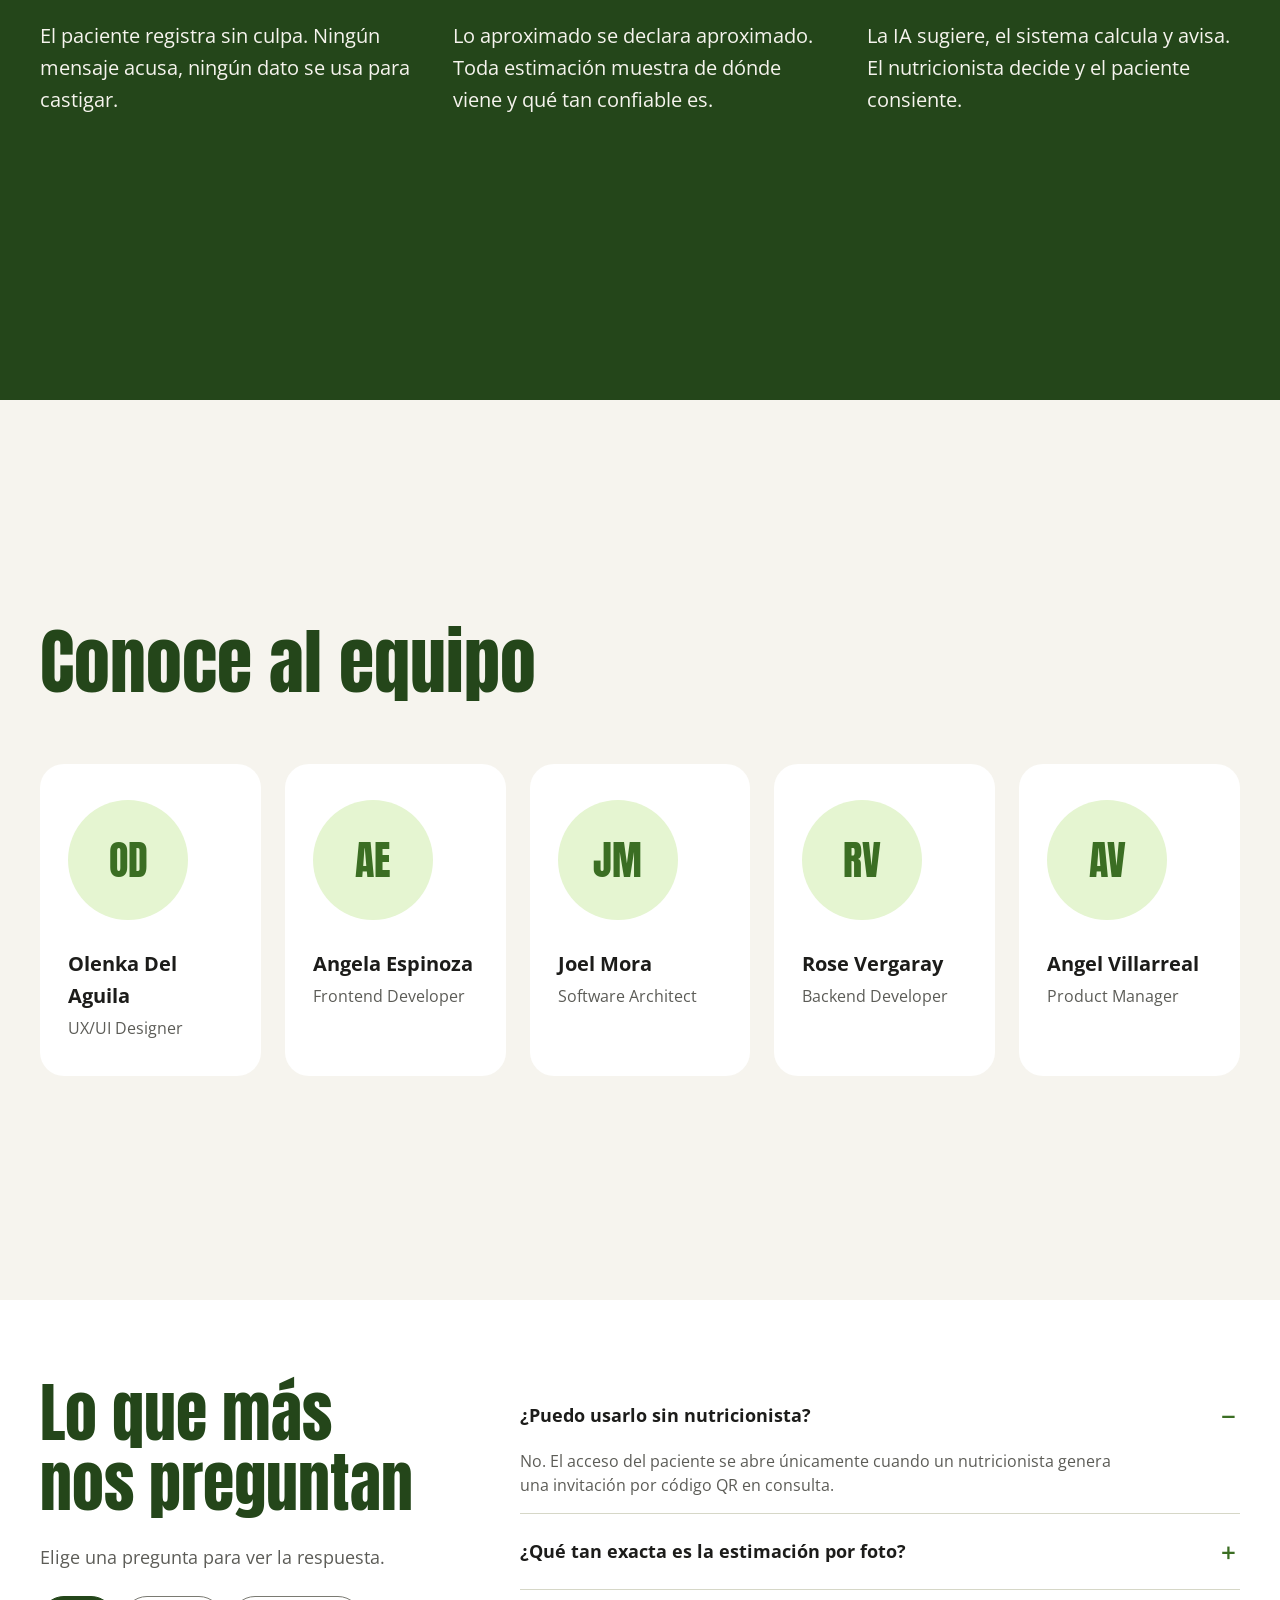
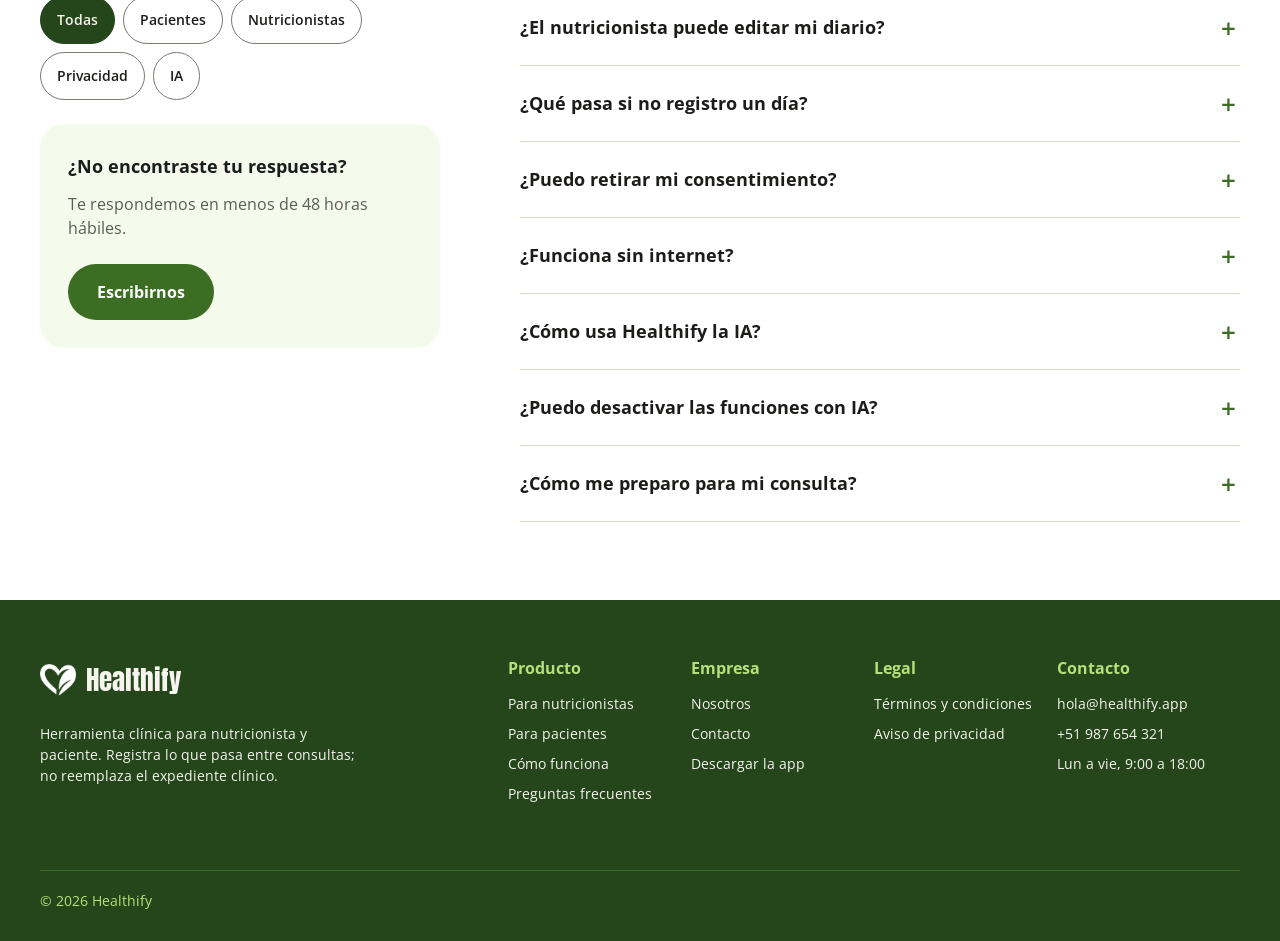
<file: about-us.html>
<!DOCTYPE html>
<html lang="es-419">
<head>
  <meta charset="UTF-8" />
  <meta name="viewport" content="width=device-width, initial-scale=1.0" />
  <title data-i18n="meta_title_about">Nosotros · Healthify</title>
  <meta name="description" content="Healthify muestra qué pasa con el paciente entre una consulta y la siguiente, sin juzgarlo y sin reemplazar el criterio del nutricionista." />
  <meta name="author" content="Healthify Team" />
  <meta name="robots" content="index, follow" />
  <meta name="theme-color" content="#24461A" />
  <meta property="og:title" content="Nosotros · Healthify" />
  <meta property="og:description" content="Healthify muestra qué pasa con el paciente entre una consulta y la siguiente, sin juzgarlo y sin reemplazar el criterio del nutricionista." />
  <meta property="og:type" content="website" />
  <meta property="og:locale" content="es_419" />
  <meta property="og:locale:alternate" content="en_US" />
  <meta property="og:image" content="assets/images/og-image.jpg" />
  <meta name="twitter:card" content="summary_large_image" />
  <link rel="icon" type="image/png" href="assets/images/favicon.png" />
  <link rel="preconnect" href="https://fonts.googleapis.com" />
  <link rel="preconnect" href="https://fonts.gstatic.com" crossorigin />
  <link rel="stylesheet" href="css/styles.css" />
</head>
<body class="page-about">
  <a class="skip-link" href="#main-content" data-i18n="skip_link">Saltar al contenido principal</a>

  <header class="site-header on-dark">
    <div class="container header__inner">
      <a class="brand" href="index.html" aria-label="Healthify, ir al inicio" data-i18n-aria="brand_aria">
        <img class="brand__logo" src="assets/images/logo-white.webp" alt="" width="36" height="32" />
        <span class="brand__name" aria-hidden="true">Healthify</span>
      </a>
      <nav class="nav" aria-label="Navegación principal" data-i18n-aria="nav_main_aria">
        <ul class="nav__list">
            <li><a class="nav__link" href="index.html" data-i18n="nav_home">Inicio</a></li>
            <li><a class="nav__link" href="index.html#consulta" data-i18n="nav_how">Cómo funciona</a></li>
            <li><a class="nav__link" href="index.html#pacientes" data-i18n="nav_patients">Para pacientes</a></li>
            <li><a class="nav__link" href="about-us.html" aria-current="page" data-i18n="nav_about">Nosotros</a></li>
            <li><a class="nav__link" href="contact.html" data-i18n="nav_contact">Contacto</a></li>
        </ul>
      </nav>
      <div class="lang-switch lang-switch--header" role="group" aria-label="Idioma" data-i18n-aria="lang_switch_aria">
            <button class="lang-switch__opt" type="button" data-lang="es" lang="es" aria-pressed="true" aria-label="Español">ES</button>
            <button class="lang-switch__opt" type="button" data-lang="en" lang="en" aria-pressed="false" aria-label="English">EN</button>
          </div>
      <div class="header-download" data-download>
        <button class="btn btn--primary header__cta" type="button" aria-expanded="false" aria-controls="header-download-list"
                aria-label="Elegir qué app descargar" data-i18n-aria="header_download_aria" data-download-toggle>
          <span data-i18n="header_download">Descargar</span>
          <span class="icon-chevron" aria-hidden="true"></span>
        </button>
        <ul class="header-download__panel" id="header-download-list" hidden>
          <li><a class="header-download__opt" href="https://appdistribution.firebase.dev/i/ff7af63bc7988299">
            <span class="header-download__logo"><img src="assets/icons/flutter.svg" width="24" height="24" alt="" aria-hidden="true" /></span>
            <span class="header-download__text"><span class="header-download__title" data-i18n="download_nutri">Nutricionista</span><span class="header-download__sub" data-i18n="download_nutri_sub">App Flutter · Android 7.0 o superior</span></span>
            <span class="header-download__arrow" aria-hidden="true"></span>
          </a></li>
          <li><a class="header-download__opt" href="https://appdistribution.firebase.dev/i/1dec518f210ca662">
            <span class="header-download__logo"><img src="assets/icons/android.svg" width="24" height="24" alt="" aria-hidden="true" /></span>
            <span class="header-download__text"><span class="header-download__title" data-i18n="download_patient">Paciente</span><span class="header-download__sub" data-i18n="download_patient_sub">App nativa · Android 7.0 o superior</span></span>
            <span class="header-download__arrow" aria-hidden="true"></span>
          </a></li>
        </ul>
      </div>
      <button class="menu-toggle" type="button" aria-expanded="false" aria-controls="mobile-menu"
              aria-label="Abrir menú" data-menu-toggle>
        <svg class="icon-open" width="20" height="14" viewBox="0 0 20 14" aria-hidden="true" focusable="false"><path d="M0 1h20M0 7h20M0 13h20" stroke="currentColor" stroke-width="2"/></svg>
        <svg class="icon-close" width="18" height="18" viewBox="0 0 18 18" aria-hidden="true" focusable="false"><path d="M1 1l16 16M17 1L1 17" stroke="currentColor" stroke-width="2"/></svg>
      </button>
    </div>

    <div class="mobile-menu" id="mobile-menu" hidden>
      <nav aria-label="Menú" data-i18n-aria="menu_aria">
        <ul class="mobile-menu__list">
            <li><a class="mobile-menu__link" href="index.html" data-i18n="nav_home">Inicio</a></li>
            <li><a class="mobile-menu__link" href="index.html#consulta" data-i18n="nav_how">Cómo funciona</a></li>
            <li><a class="mobile-menu__link" href="index.html#pacientes" data-i18n="nav_patients">Para pacientes</a></li>
            <li><a class="mobile-menu__link" href="about-us.html" aria-current="page" data-i18n="nav_about">Nosotros</a></li>
            <li><a class="mobile-menu__link" href="contact.html" data-i18n="nav_contact">Contacto</a></li>
        </ul>
      </nav>
      <div class="mobile-menu__actions">
        <div class="mobile-menu__lang">
          <span data-i18n="menu_language" aria-hidden="true">Idioma</span>
          <div class="lang-switch" role="group" aria-label="Idioma" data-i18n-aria="lang_switch_aria">
            <button class="lang-switch__opt" type="button" data-lang="es" lang="es" aria-pressed="true" aria-label="Español">ES</button>
            <button class="lang-switch__opt" type="button" data-lang="en" lang="en" aria-pressed="false" aria-label="English">EN</button>
          </div>
        </div>
        <div class="download mobile-menu__download">
          <p class="download__label" data-i18n="download_label">Descarga Healthify para Android</p>
          <div class="download__buttons">
            <a class="btn btn--primary" href="https://appdistribution.firebase.dev/i/ff7af63bc7988299"><span class="btn__logo"><img src="assets/icons/flutter.svg" width="24" height="24" alt="" aria-hidden="true" /></span><span data-i18n="download_nutri">Nutricionista</span></a>
            <a class="btn btn--cream" href="https://appdistribution.firebase.dev/i/1dec518f210ca662"><span class="btn__logo"><img src="assets/icons/android.svg" width="24" height="24" alt="" aria-hidden="true" /></span><span data-i18n="download_patient">Paciente</span></a>
          </div>
          <p class="download__req" data-i18n="download_req">Android 7.0 o superior</p>
        </div>
      </div>
    </div>
  </header>

  <main id="main-content">

    <section class="about-hero screen on-dark" aria-labelledby="about-title">
      <div class="container about-hero__inner">
        <img class="about-hero__logo" src="assets/images/logo-white.webp" alt="" width="360" height="320" />
        <div>
          <h1 class="about-hero__title" id="about-title" data-i18n="about_title">Somos Healthify.</h1>
          <p class="about-hero__lead" data-i18n="about_lead">Healthify muestra qué pasa con el paciente entre una consulta y la siguiente, sin juzgarlo y sin reemplazar el criterio del nutricionista.</p>
        </div>
      </div>
    </section>

    <section class="story screen screen--center" aria-labelledby="story-title">
      <div class="container">
        <h2 class="story__title" id="story-title" data-i18n="story_title">Comer bien no debería depender de la memoria.</h2>
        <div class="story__cols">
          <p data-i18n="story_p1">Entre consulta y consulta pasan semanas. Cuando el paciente vuelve, el nutricionista trabaja con lo que el paciente recuerda: un dato incompleto, a veces maquillado por miedo a ser juzgado.</p>
          <p data-i18n="story_p2">Por eso construimos Healthify: una herramienta clínica donde el paciente registra en el momento, con una mano y sin culpa, y el nutricionista ve la tendencia real para decidir con criterio.</p>
        </div>
      </div>
    </section>

    <section class="purpose screen screen--center" aria-labelledby="purpose-title">
      <div class="container">
        <h2 class="h-section purpose__title" id="purpose-title" data-i18n="purpose_title">De dónde partimos, a dónde vamos</h2>
        <div class="purpose__cards">
          <article class="purpose__card">
            <p class="purpose__label" data-i18n="mission_label">Misión</p>
            <h3 class="purpose__heading" data-i18n="mission_title">Ver lo que pasa entre consultas.</h3>
            <p class="purpose__text" data-i18n="mission_text">Que el nutricionista vea lo que pasa entre consultas, y que el paciente pueda contarlo sin miedo a ser juzgado.</p>
          </article>
          <article class="purpose__card purpose__card--vision">
            <p class="purpose__label" data-i18n="vision_label">Visión</p>
            <h3 class="purpose__heading" data-i18n="vision_title">Seguimiento entre consultas en toda Latinoamérica.</h3>
            <p class="purpose__text" data-i18n="vision_text">Que nutricionistas de toda Latinoamérica sigan a sus pacientes entre consultas sin dejar de lado el cuidado.</p>
          </article>
        </div>
      </div>
    </section>

    <section class="values screen screen--center on-dark" aria-labelledby="values-title">
      <div class="container">
        <h2 class="values__title" id="values-title" data-i18n="values_title">Lo que nos guía</h2>
        <ul class="values__list">
          <li class="value-item"><h3 data-i18n="value1_title">Cuidado antes que control</h3><p data-i18n="value1_text">El paciente registra sin culpa. Ningún mensaje acusa, ningún dato se usa para castigar.</p></li>
          <li class="value-item"><h3 data-i18n="value2_title">Transparencia en cada dato</h3><p data-i18n="value2_text">Lo aproximado se declara aproximado. Toda estimación muestra de dónde viene y qué tan confiable es.</p></li>
          <li class="value-item"><h3 data-i18n="value3_title">La decisión es humana</h3><p data-i18n="value3_text">La IA sugiere, el sistema calcula y avisa. El nutricionista decide y el paciente consiente.</p></li>
        </ul>
      </div>
    </section>

    <section class="team screen screen--center" aria-labelledby="team-title">
      <div class="container">
        <h2 class="team__title" id="team-title" data-i18n="team_title">Conoce al equipo</h2>
        <ul class="team__list">
          <li class="member"><span class="member__avatar" aria-hidden="true">OD</span><div><h3 class="member__name">Olenka Del Aguila</h3><p class="member__role" data-i18n="role_ux">UX/UI Designer</p></div></li>
          <li class="member"><span class="member__avatar" aria-hidden="true">AE</span><div><h3 class="member__name">Angela Espinoza</h3><p class="member__role" data-i18n="role_front">Frontend Developer</p></div></li>
          <li class="member"><span class="member__avatar" aria-hidden="true">JM</span><div><h3 class="member__name">Joel Mora</h3><p class="member__role" data-i18n="role_arch">Software Architect</p></div></li>
          <li class="member"><span class="member__avatar" aria-hidden="true">RV</span><div><h3 class="member__name">Rose Vergaray</h3><p class="member__role" data-i18n="role_back">Backend Developer</p></div></li>
          <li class="member"><span class="member__avatar" aria-hidden="true">AV</span><div><h3 class="member__name">Angel Villarreal</h3><p class="member__role" data-i18n="role_pm">Product Manager</p></div></li>
        </ul>
      </div>
    </section>

    <section class="faq screen" id="preguntas" aria-labelledby="faq-title">
      <div class="container faq__layout" data-faq>
        <div class="faq__head">
          <h2 class="faq__title" id="faq-title" data-i18n="faq_title">Lo que más nos preguntan</h2>
          <p class="faq__intro" data-i18n="faq_intro">Elige una pregunta para ver la respuesta.</p>
        </div>
        <div class="faq__filters" role="group" aria-label="Filtrar preguntas por tema" data-i18n-aria="faq_filters_aria">
          <button class="chip" type="button" data-filter="all" aria-pressed="true" data-i18n="faq_filter_all">Todas</button>
          <button class="chip" type="button" data-filter="pacientes" aria-pressed="false" data-i18n="faq_filter_patients">Pacientes</button>
          <button class="chip" type="button" data-filter="nutricionistas" aria-pressed="false" data-i18n="faq_filter_nutri">Nutricionistas</button>
          <button class="chip" type="button" data-filter="privacidad" aria-pressed="false" data-i18n="faq_filter_privacy">Privacidad</button>
          <button class="chip" type="button" data-filter="ia" aria-pressed="false" data-i18n="faq_filter_ai">IA</button>
        </div>
        <p class="sr-only" aria-live="polite" data-faq-status></p>
        <div class="faq__list">
          <div class="faq-item" data-category="pacientes">
            <h3><button class="faq-item__q" type="button" id="faq1-q" aria-expanded="true" aria-controls="faq1-a"><span data-i18n="faq1_q">¿Puedo usarlo sin nutricionista?</span><span class="faq-item__icon" aria-hidden="true"></span></button></h3>
            <div class="faq-item__a" id="faq1-a"><p data-i18n="faq1_a">No. El acceso del paciente se abre únicamente cuando un nutricionista genera una invitación por código QR en consulta.</p></div>
          </div>
          <div class="faq-item" data-category="pacientes">
            <h3><button class="faq-item__q" type="button" id="faq2-q" aria-expanded="false" aria-controls="faq2-a"><span data-i18n="faq2_q">¿Qué tan exacta es la estimación por foto?</span><span class="faq-item__icon" aria-hidden="true"></span></button></h3>
            <div class="faq-item__a" id="faq2-a" hidden><p data-i18n="faq2_a">Es una aproximación y siempre se muestra con su nivel de confianza. Puedes confirmarla, ajustar la porción o registrar a mano en su lugar.</p></div>
          </div>
          <div class="faq-item" data-category="pacientes nutricionistas privacidad">
            <h3><button class="faq-item__q" type="button" id="faq3-q" aria-expanded="false" aria-controls="faq3-a"><span data-i18n="faq3_q">¿El nutricionista puede editar mi diario?</span><span class="faq-item__icon" aria-hidden="true"></span></button></h3>
            <div class="faq-item__a" id="faq3-a" hidden><p data-i18n="faq3_a">No. Tu nutricionista puede leer lo que registras, pero nunca escribir ni corregir tu diario.</p></div>
          </div>
          <div class="faq-item" data-category="pacientes">
            <h3><button class="faq-item__q" type="button" id="faq4-q" aria-expanded="false" aria-controls="faq4-a"><span data-i18n="faq4_q">¿Qué pasa si no registro un día?</span><span class="faq-item__icon" aria-hidden="true"></span></button></h3>
            <div class="faq-item__a" id="faq4-a" hidden><p data-i18n="faq4_a">Nada malo. Un día sin registro se lee como un día sin datos, no como un incumplimiento. Como mucho, recibes un recordatorio amable.</p></div>
          </div>
          <div class="faq-item" data-category="pacientes privacidad">
            <h3><button class="faq-item__q" type="button" id="faq5-q" aria-expanded="false" aria-controls="faq5-a"><span data-i18n="faq5_q">¿Puedo retirar mi consentimiento?</span><span class="faq-item__icon" aria-hidden="true"></span></button></h3>
            <div class="faq-item__a" id="faq5-a" hidden><p data-i18n="faq5_a">Sí, cuando quieras y sin dar ninguna razón, desde Ajustes. Desde ese momento tu nutricionista deja de ver tus registros nuevos.</p></div>
          </div>
          <div class="faq-item" data-category="pacientes">
            <h3><button class="faq-item__q" type="button" id="faq6-q" aria-expanded="false" aria-controls="faq6-a"><span data-i18n="faq6_q">¿Funciona sin internet?</span><span class="faq-item__icon" aria-hidden="true"></span></button></h3>
            <div class="faq-item__a" id="faq6-a" hidden><p data-i18n="faq6_a">Sí. Registras igual y todo se envía automáticamente cuando vuelve la conexión.</p></div>
          </div>
          <div class="faq-item" data-category="pacientes nutricionistas ia">
            <h3><button class="faq-item__q" type="button" id="faq7-q" aria-expanded="false" aria-controls="faq7-a"><span data-i18n="faq7_q">¿Cómo usa Healthify la IA?</span><span class="faq-item__icon" aria-hidden="true"></span></button></h3>
            <div class="faq-item__a" id="faq7-a" hidden><p data-i18n="faq7_a">Para sugerir, nunca para decidir. Al nutricionista le propone un diagnóstico y ajustes al plan; al paciente, un resumen de su semana, ideas de comidas y preguntas para su consulta. Siempre decide una persona.</p></div>
          </div>
          <div class="faq-item" data-category="pacientes privacidad ia">
            <h3><button class="faq-item__q" type="button" id="faq8-q" aria-expanded="false" aria-controls="faq8-a"><span data-i18n="faq8_q">¿Puedo desactivar las funciones con IA?</span><span class="faq-item__icon" aria-hidden="true"></span></button></h3>
            <div class="faq-item__a" id="faq8-a" hidden><p data-i18n="faq8_a">Sí. En Ajustes › Funciones con IA eliges cuáles usar. Si las desactivas, dejamos de usar tu diario para esas funciones; tu plan y tus registros no cambian.</p></div>
          </div>
          <div class="faq-item" data-category="pacientes">
            <h3><button class="faq-item__q" type="button" id="faq9-q" aria-expanded="false" aria-controls="faq9-a"><span data-i18n="faq9_q">¿Cómo me preparo para mi consulta?</span><span class="faq-item__icon" aria-hidden="true"></span></button></h3>
            <div class="faq-item__a" id="faq9-a" hidden><p data-i18n="faq9_a">En Mis consultas ves cómo prepararte (por ejemplo, si debes ir en ayunas) y puedes contarle a tu nutricionista cómo te fue antes de la cita.</p></div>
          </div>
        </div>
        <div class="faq-help">
          <h3 data-i18n="faq_help_title">¿No encontraste tu respuesta?</h3>
          <p data-i18n="faq_help_text">Te respondemos en menos de 48 horas hábiles.</p>
          <a class="btn btn--green" href="contact.html" data-i18n="cta_write">Escribirnos</a>
        </div>
      </div>
    </section>

  </main>

  <footer class="site-footer on-dark">
    <div class="container">
      <div class="footer__main">
        <div class="footer__brand">
          <a class="brand" href="index.html" aria-label="Healthify, ir al inicio" data-i18n-aria="brand_aria">
            <img class="brand__logo" src="assets/images/logo-white.webp" alt="" width="36" height="32" />
            <span class="brand__name" aria-hidden="true">Healthify</span>
          </a>
          <p class="footer__tagline" data-i18n="footer_tagline">Herramienta clínica para nutricionista y paciente. Registra lo que pasa entre consultas; no reemplaza el expediente clínico.</p>
        </div>
        <nav class="footer__cols" aria-label="Pie de página" data-i18n-aria="footer_nav_aria">
          <div class="footer__col">
            <h2 data-i18n="footer_product">Producto</h2>
            <ul>
              <li><a href="index.html#nutricionistas" data-i18n="footer_for_nutri">Para nutricionistas</a></li>
              <li><a href="index.html#pacientes" data-i18n="nav_patients">Para pacientes</a></li>
              <li><a href="index.html#consulta" data-i18n="nav_how">Cómo funciona</a></li>
              <li><a href="about-us.html#preguntas" data-i18n="footer_faq">Preguntas frecuentes</a></li>
            </ul>
          </div>
          <div class="footer__col">
            <h2 data-i18n="footer_company">Empresa</h2>
            <ul>
              <li><a href="about-us.html" data-i18n="nav_about">Nosotros</a></li>
              <li><a href="contact.html" data-i18n="nav_contact">Contacto</a></li>
              <li><a href="https://appdistribution.firebase.dev/i/ff7af63bc7988299" data-i18n="footer_download">Descargar la app</a></li>
            </ul>
          </div>
          <div class="footer__col">
            <h2 data-i18n="footer_legal">Legal</h2>
            <ul>
              <li><a href="terms.html" data-i18n="footer_terms">Términos y condiciones</a></li>
              <li><a href="terms.html#privacidad" data-i18n="footer_privacy">Aviso de privacidad</a></li>
            </ul>
          </div>
          <div class="footer__col">
            <h2 data-i18n="footer_contact">Contacto</h2>
            <ul>
              <li><a href="mailto:hola@healthify.app">hola@healthify.app</a></li>
              <li><a href="tel:+51987654321">+51&nbsp;987&nbsp;654&nbsp;321</a></li>
              <li class="footer__plain" data-i18n="hours">Lun a vie, 9:00 a 18:00</li>
            </ul>
          </div>
        </nav>
      </div>
      <div class="footer__bottom">
        <p class="footer__copy" data-i18n="footer_copy">© 2026 Healthify</p>
      </div>
    </div>
  </footer>

  <script src="js/i18n.js"></script>
  <script src="js/main.js"></script>
</body>
</html>
</file>
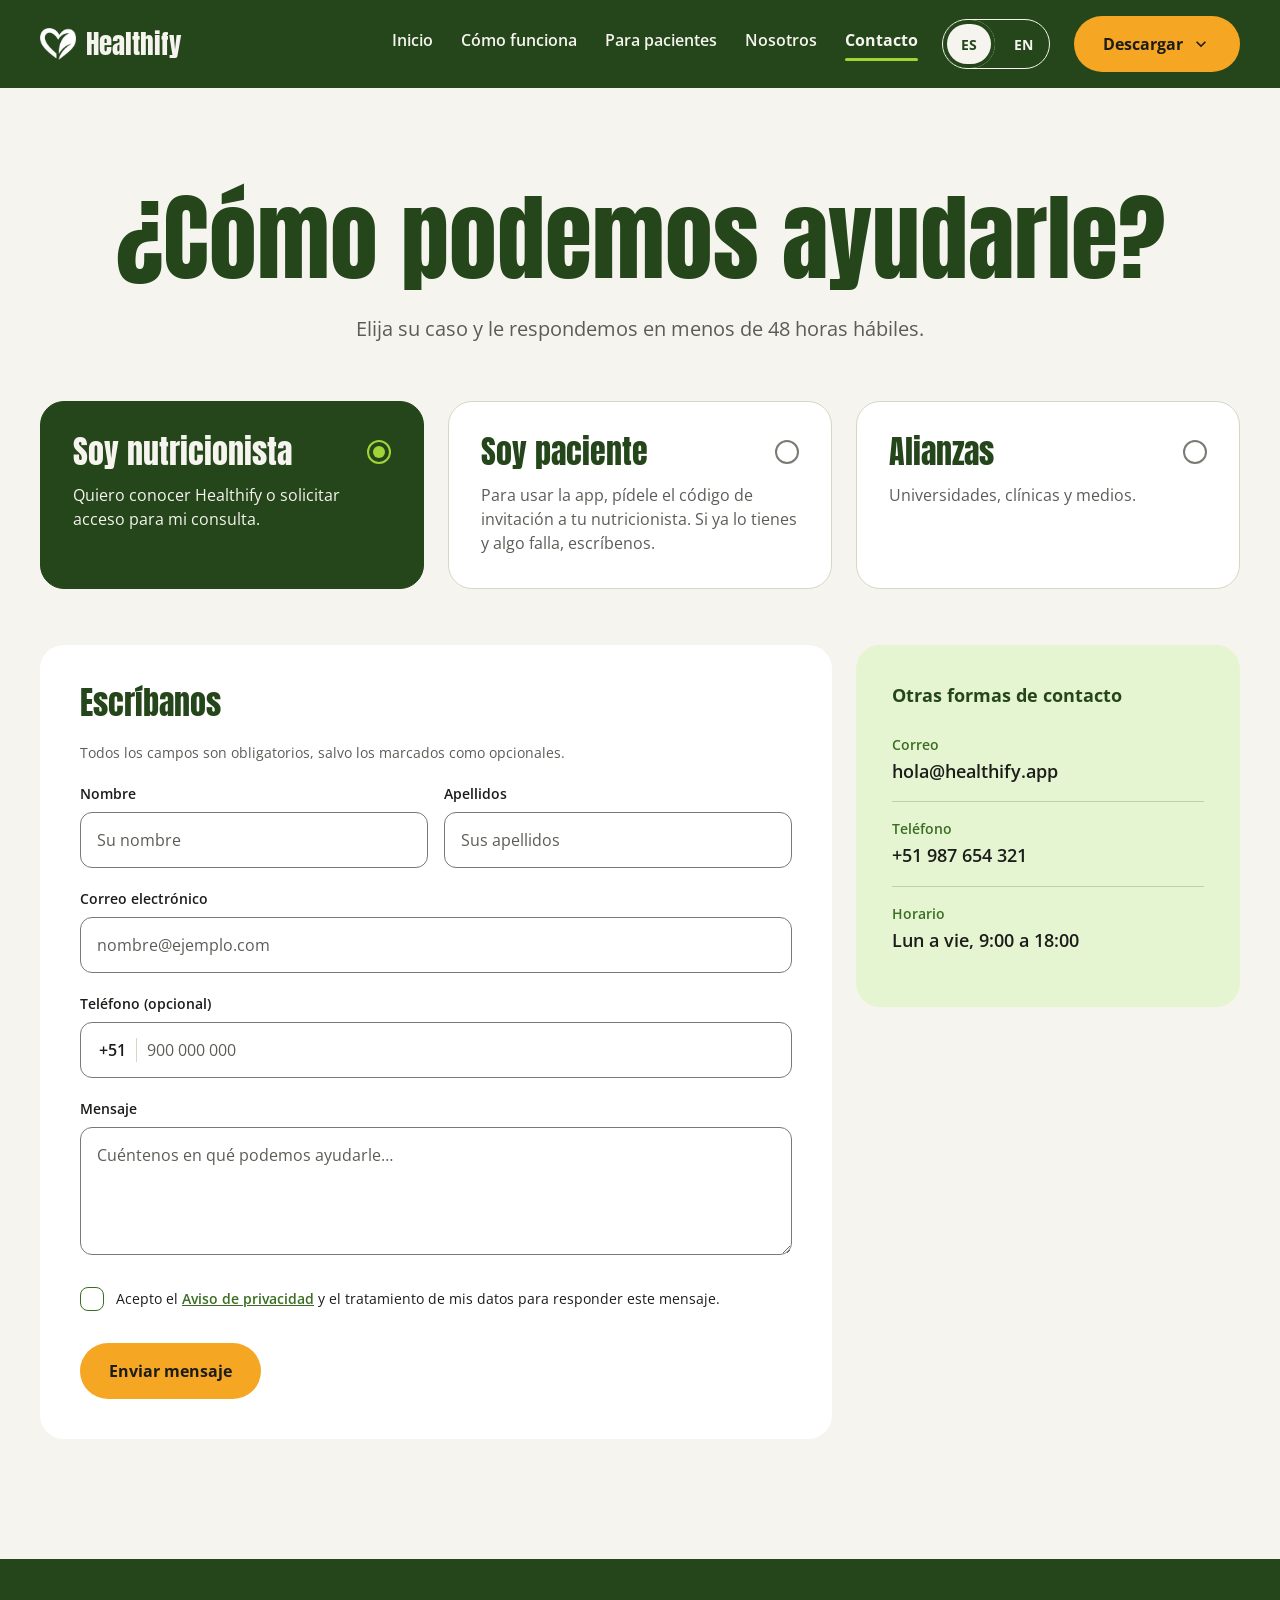
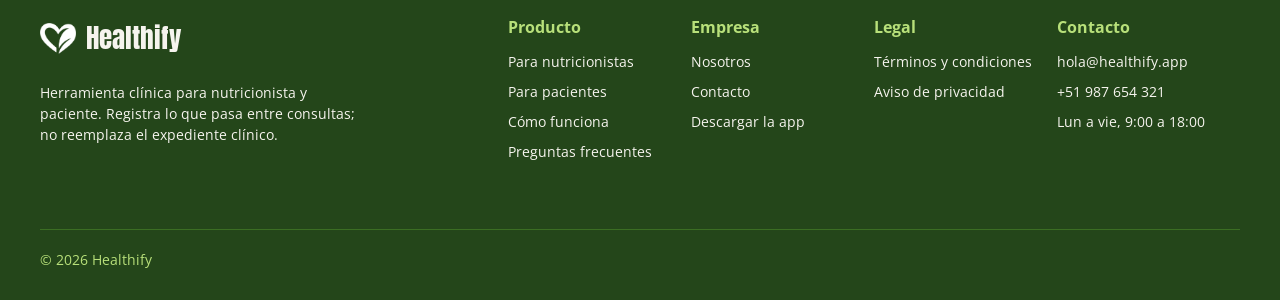
<file: contact.html>
<!DOCTYPE html>
<html lang="es-419">
<head>
  <meta charset="UTF-8" />
  <meta name="viewport" content="width=device-width, initial-scale=1.0" />
  <title data-i18n="meta_title_contact">Contacto · Healthify</title>
  <meta name="description" content="Escríbanos: le respondemos en menos de 48 horas hábiles. Correo hola@healthify.app, teléfono +51 987 654 321." />
  <meta name="author" content="Healthify Team" />
  <meta name="robots" content="index, follow" />
  <meta name="theme-color" content="#24461A" />
  <meta property="og:title" content="Contacto · Healthify" />
  <meta property="og:description" content="Escríbanos: le respondemos en menos de 48 horas hábiles. Correo hola@healthify.app, teléfono +51 987 654 321." />
  <meta property="og:type" content="website" />
  <meta property="og:locale" content="es_419" />
  <meta property="og:locale:alternate" content="en_US" />
  <meta property="og:image" content="assets/images/og-image.jpg" />
  <meta name="twitter:card" content="summary_large_image" />
  <link rel="icon" type="image/png" href="assets/images/favicon.png" />
  <link rel="preconnect" href="https://fonts.googleapis.com" />
  <link rel="preconnect" href="https://fonts.gstatic.com" crossorigin />
  <link rel="stylesheet" href="css/styles.css" />
</head>
<body class="page-contact">
  <a class="skip-link" href="#main-content" data-i18n="skip_link">Saltar al contenido principal</a>

  <header class="site-header on-dark">
    <div class="container header__inner">
      <a class="brand" href="index.html" aria-label="Healthify, ir al inicio" data-i18n-aria="brand_aria">
        <img class="brand__logo" src="assets/images/logo-white.webp" alt="" width="36" height="32" />
        <span class="brand__name" aria-hidden="true">Healthify</span>
      </a>
      <nav class="nav" aria-label="Navegación principal" data-i18n-aria="nav_main_aria">
        <ul class="nav__list">
            <li><a class="nav__link" href="index.html" data-i18n="nav_home">Inicio</a></li>
            <li><a class="nav__link" href="index.html#consulta" data-i18n="nav_how">Cómo funciona</a></li>
            <li><a class="nav__link" href="index.html#pacientes" data-i18n="nav_patients">Para pacientes</a></li>
            <li><a class="nav__link" href="about-us.html" data-i18n="nav_about">Nosotros</a></li>
            <li><a class="nav__link" href="contact.html" aria-current="page" data-i18n="nav_contact">Contacto</a></li>
        </ul>
      </nav>
      <div class="lang-switch lang-switch--header" role="group" aria-label="Idioma" data-i18n-aria="lang_switch_aria">
            <button class="lang-switch__opt" type="button" data-lang="es" lang="es" aria-pressed="true" aria-label="Español">ES</button>
            <button class="lang-switch__opt" type="button" data-lang="en" lang="en" aria-pressed="false" aria-label="English">EN</button>
          </div>
      <div class="header-download" data-download>
        <button class="btn btn--primary header__cta" type="button" aria-expanded="false" aria-controls="header-download-list"
                aria-label="Elegir qué app descargar" data-i18n-aria="header_download_aria" data-download-toggle>
          <span data-i18n="header_download">Descargar</span>
          <span class="icon-chevron" aria-hidden="true"></span>
        </button>
        <ul class="header-download__panel" id="header-download-list" hidden>
          <li><a class="header-download__opt" href="https://appdistribution.firebase.dev/i/ff7af63bc7988299">
            <span class="header-download__logo"><img src="assets/icons/flutter.svg" width="24" height="24" alt="" aria-hidden="true" /></span>
            <span class="header-download__text"><span class="header-download__title" data-i18n="download_nutri">Nutricionista</span><span class="header-download__sub" data-i18n="download_nutri_sub">App Flutter · Android 7.0 o superior</span></span>
            <span class="header-download__arrow" aria-hidden="true"></span>
          </a></li>
          <li><a class="header-download__opt" href="https://appdistribution.firebase.dev/i/1dec518f210ca662">
            <span class="header-download__logo"><img src="assets/icons/android.svg" width="24" height="24" alt="" aria-hidden="true" /></span>
            <span class="header-download__text"><span class="header-download__title" data-i18n="download_patient">Paciente</span><span class="header-download__sub" data-i18n="download_patient_sub">App nativa · Android 7.0 o superior</span></span>
            <span class="header-download__arrow" aria-hidden="true"></span>
          </a></li>
        </ul>
      </div>
      <button class="menu-toggle" type="button" aria-expanded="false" aria-controls="mobile-menu"
              aria-label="Abrir menú" data-menu-toggle>
        <svg class="icon-open" width="20" height="14" viewBox="0 0 20 14" aria-hidden="true" focusable="false"><path d="M0 1h20M0 7h20M0 13h20" stroke="currentColor" stroke-width="2"/></svg>
        <svg class="icon-close" width="18" height="18" viewBox="0 0 18 18" aria-hidden="true" focusable="false"><path d="M1 1l16 16M17 1L1 17" stroke="currentColor" stroke-width="2"/></svg>
      </button>
    </div>

    <div class="mobile-menu" id="mobile-menu" hidden>
      <nav aria-label="Menú" data-i18n-aria="menu_aria">
        <ul class="mobile-menu__list">
            <li><a class="mobile-menu__link" href="index.html" data-i18n="nav_home">Inicio</a></li>
            <li><a class="mobile-menu__link" href="index.html#consulta" data-i18n="nav_how">Cómo funciona</a></li>
            <li><a class="mobile-menu__link" href="index.html#pacientes" data-i18n="nav_patients">Para pacientes</a></li>
            <li><a class="mobile-menu__link" href="about-us.html" data-i18n="nav_about">Nosotros</a></li>
            <li><a class="mobile-menu__link" href="contact.html" aria-current="page" data-i18n="nav_contact">Contacto</a></li>
        </ul>
      </nav>
      <div class="mobile-menu__actions">
        <div class="mobile-menu__lang">
          <span data-i18n="menu_language" aria-hidden="true">Idioma</span>
          <div class="lang-switch" role="group" aria-label="Idioma" data-i18n-aria="lang_switch_aria">
            <button class="lang-switch__opt" type="button" data-lang="es" lang="es" aria-pressed="true" aria-label="Español">ES</button>
            <button class="lang-switch__opt" type="button" data-lang="en" lang="en" aria-pressed="false" aria-label="English">EN</button>
          </div>
        </div>
        <div class="download mobile-menu__download">
          <p class="download__label" data-i18n="download_label">Descarga Healthify para Android</p>
          <div class="download__buttons">
            <a class="btn btn--primary" href="https://appdistribution.firebase.dev/i/ff7af63bc7988299"><span class="btn__logo"><img src="assets/icons/flutter.svg" width="24" height="24" alt="" aria-hidden="true" /></span><span data-i18n="download_nutri">Nutricionista</span></a>
            <a class="btn btn--cream" href="https://appdistribution.firebase.dev/i/1dec518f210ca662"><span class="btn__logo"><img src="assets/icons/android.svg" width="24" height="24" alt="" aria-hidden="true" /></span><span data-i18n="download_patient">Paciente</span></a>
          </div>
          <p class="download__req" data-i18n="download_req">Android 7.0 o superior</p>
        </div>
      </div>
    </div>
  </header>

  <main id="main-content">

    <section class="contact-hero" aria-labelledby="contact-title">
      <div class="container">
        <h1 class="page-hero__title" id="contact-title" data-i18n="contact_title">¿Cómo podemos ayudarle?</h1>
        <p class="contact-hero__lead" id="contact-lead" data-i18n="contact_lead">Elija su caso y le respondemos en menos de 48 horas hábiles.</p>
      </div>
    </section>

    <section class="contact" id="formulario" aria-labelledby="form-title">
      <form class="container contact__grid" id="contactForm" novalidate>
        <fieldset class="cases">
          <legend class="sr-only" data-i18n="cases_legend">Su caso</legend>
            <label class="case">
              <span class="case__head"><span class="case__title" data-i18n="opt1_title">Soy nutricionista</span><input type="radio" name="caso" value="nutricionista" checked aria-describedby="opt1-desc" /></span>
              <span class="case__desc" id="opt1-desc" data-i18n="opt1_desc">Quiero conocer Healthify o solicitar acceso para mi consulta.</span>
            </label>
            <label class="case">
              <span class="case__head"><span class="case__title" data-i18n="opt2_title">Soy paciente</span><input type="radio" name="caso" value="paciente" aria-describedby="opt2-desc" /></span>
              <span class="case__desc" id="opt2-desc" data-i18n="opt2_desc">Para usar la app, pídele el código de invitación a tu nutricionista. Si ya lo tienes y algo falla, escríbenos.</span>
            </label>
            <label class="case">
              <span class="case__head"><span class="case__title" data-i18n="opt3_title">Alianzas</span><input type="radio" name="caso" value="alianzas" aria-describedby="opt3-desc" /></span>
              <span class="case__desc" id="opt3-desc" data-i18n="opt3_desc">Universidades, clínicas y medios.</span>
            </label>
        </fieldset>

        <div class="form-area">
          <div class="form-card" data-form-card>
            <h2 class="form-card__title" id="form-title" data-i18n="form_title">Escríbanos</h2>
            <p class="form-card__hint" data-i18n="form_hint">Todos los campos son obligatorios, salvo los marcados como opcionales.</p>

            <p class="patient-note" data-patient-note role="status" hidden><span data-i18n="opt2_desc">Para usar la app, pídele el código de invitación a tu nutricionista. Si ya lo tienes y algo falla, escríbenos.</span></p>

            <div class="error-summary" tabindex="-1" data-error-summary aria-labelledby="error-summary-title" hidden>
              <h3 id="error-summary-title">Revise los campos</h3>
              <ul></ul>
            </div>

            <div class="fields">
              <div class="field">
                <label class="field__label" for="contact-name" data-i18n="form_name">Nombre</label>
                <input class="input" type="text" id="contact-name" name="nombre" autocomplete="given-name" required
                       placeholder="Su nombre" data-i18n-placeholder="form_name_ph" aria-describedby="err-name" />
                <p class="field__error" id="err-name" aria-live="polite"></p>
              </div>
              <div class="field">
                <label class="field__label" for="contact-lastname" data-i18n="form_lastname">Apellidos</label>
                <input class="input" type="text" id="contact-lastname" name="apellidos" autocomplete="family-name" required
                       placeholder="Sus apellidos" data-i18n-placeholder="form_lastname_ph" aria-describedby="err-lastname" />
                <p class="field__error" id="err-lastname" aria-live="polite"></p>
              </div>
              <div class="field field--full">
                <label class="field__label" for="contact-email" data-i18n="form_email">Correo electrónico</label>
                <input class="input" type="email" id="contact-email" name="correo" autocomplete="email" required
                       placeholder="nombre@ejemplo.com" data-i18n-placeholder="form_email_ph" aria-describedby="err-email" />
                <p class="field__error" id="err-email" aria-live="polite"></p>
              </div>
              <div class="field field--full">
                <label class="field__label" for="contact-phone" data-i18n="form_phone">Teléfono (opcional)</label>
                <div class="phone-field">
                  <span class="phone-field__prefix" id="phone-prefix" aria-hidden="true">+51</span>
                  <input class="input" type="tel" id="contact-phone" name="telefono" autocomplete="tel" inputmode="tel"
                         placeholder="900 000 000" aria-describedby="phone-hint err-phone" />
                </div>
                <span class="sr-only" id="phone-hint" data-i18n="form_phone_hint">Código de país +51</span>
                <p class="field__error" id="err-phone" aria-live="polite"></p>
              </div>
              <div class="field field--full">
                <label class="field__label" for="contact-message" data-i18n="form_message">Mensaje</label>
                <textarea class="input" id="contact-message" name="mensaje" required rows="4"
                          placeholder="Cuéntenos en qué podemos ayudarle…" data-i18n-placeholder="form_message_ph" aria-describedby="err-message"></textarea>
                <p class="field__error" id="err-message" aria-live="polite"></p>
              </div>
              <div class="field field--full">
                <label class="consent">
                  <input type="checkbox" id="contact-consent" name="consentimiento" required aria-describedby="err-consent" />
                  <span data-i18n="form_consent" data-i18n-html>Acepto el <a href="terms.html#privacidad">Aviso de privacidad</a> y el tratamiento de mis datos para responder este mensaje.</span>
                </label>
                <p class="field__error" id="err-consent" aria-live="polite"></p>
              </div>
            </div>

            <div class="form-actions">
              <button class="btn btn--primary" type="submit" data-submit data-i18n="form_submit">Enviar mensaje</button>
            </div>
          </div>

          <div class="sent" data-sent hidden>
            <h2 class="sent__title" tabindex="-1" data-i18n="sent_title">Mensaje enviado</h2>
            <p class="sent__text" data-sent-text></p>
            <button class="btn btn--outline" type="button" data-again data-i18n="sent_again">Escribir otro mensaje</button>
          </div>
        </div>

        <aside class="contact-aside" aria-labelledby="aside-title">
          <h2 id="aside-title" data-i18n="aside_title">Otras formas de contacto</h2>
          <dl>
            <div><dt data-i18n="aside_email">Correo</dt><dd><a href="mailto:hola@healthify.app">hola@healthify.app</a></dd></div>
            <div><dt data-i18n="aside_phone">Teléfono</dt><dd><a href="tel:+51987654321">+51&nbsp;987&nbsp;654&nbsp;321</a></dd></div>
            <div><dt data-i18n="aside_hours">Horario</dt><dd data-i18n="hours">Lun a vie, 9:00 a 18:00</dd></div>
          </dl>
        </aside>
      </form>
    </section>

  </main>

  <footer class="site-footer on-dark">
    <div class="container">
      <div class="footer__main">
        <div class="footer__brand">
          <a class="brand" href="index.html" aria-label="Healthify, ir al inicio" data-i18n-aria="brand_aria">
            <img class="brand__logo" src="assets/images/logo-white.webp" alt="" width="36" height="32" />
            <span class="brand__name" aria-hidden="true">Healthify</span>
          </a>
          <p class="footer__tagline" data-i18n="footer_tagline">Herramienta clínica para nutricionista y paciente. Registra lo que pasa entre consultas; no reemplaza el expediente clínico.</p>
        </div>
        <nav class="footer__cols" aria-label="Pie de página" data-i18n-aria="footer_nav_aria">
          <div class="footer__col">
            <h2 data-i18n="footer_product">Producto</h2>
            <ul>
              <li><a href="index.html#nutricionistas" data-i18n="footer_for_nutri">Para nutricionistas</a></li>
              <li><a href="index.html#pacientes" data-i18n="nav_patients">Para pacientes</a></li>
              <li><a href="index.html#consulta" data-i18n="nav_how">Cómo funciona</a></li>
              <li><a href="about-us.html#preguntas" data-i18n="footer_faq">Preguntas frecuentes</a></li>
            </ul>
          </div>
          <div class="footer__col">
            <h2 data-i18n="footer_company">Empresa</h2>
            <ul>
              <li><a href="about-us.html" data-i18n="nav_about">Nosotros</a></li>
              <li><a href="contact.html" data-i18n="nav_contact">Contacto</a></li>
              <li><a href="https://appdistribution.firebase.dev/i/ff7af63bc7988299" data-i18n="footer_download">Descargar la app</a></li>
            </ul>
          </div>
          <div class="footer__col">
            <h2 data-i18n="footer_legal">Legal</h2>
            <ul>
              <li><a href="terms.html" data-i18n="footer_terms">Términos y condiciones</a></li>
              <li><a href="terms.html#privacidad" data-i18n="footer_privacy">Aviso de privacidad</a></li>
            </ul>
          </div>
          <div class="footer__col">
            <h2 data-i18n="footer_contact">Contacto</h2>
            <ul>
              <li><a href="mailto:hola@healthify.app">hola@healthify.app</a></li>
              <li><a href="tel:+51987654321">+51&nbsp;987&nbsp;654&nbsp;321</a></li>
              <li class="footer__plain" data-i18n="hours">Lun a vie, 9:00 a 18:00</li>
            </ul>
          </div>
        </nav>
      </div>
      <div class="footer__bottom">
        <p class="footer__copy" data-i18n="footer_copy">© 2026 Healthify</p>
      </div>
    </div>
  </footer>

  <script src="js/i18n.js"></script>
  <script src="js/main.js"></script>
</body>
</html>
</file>
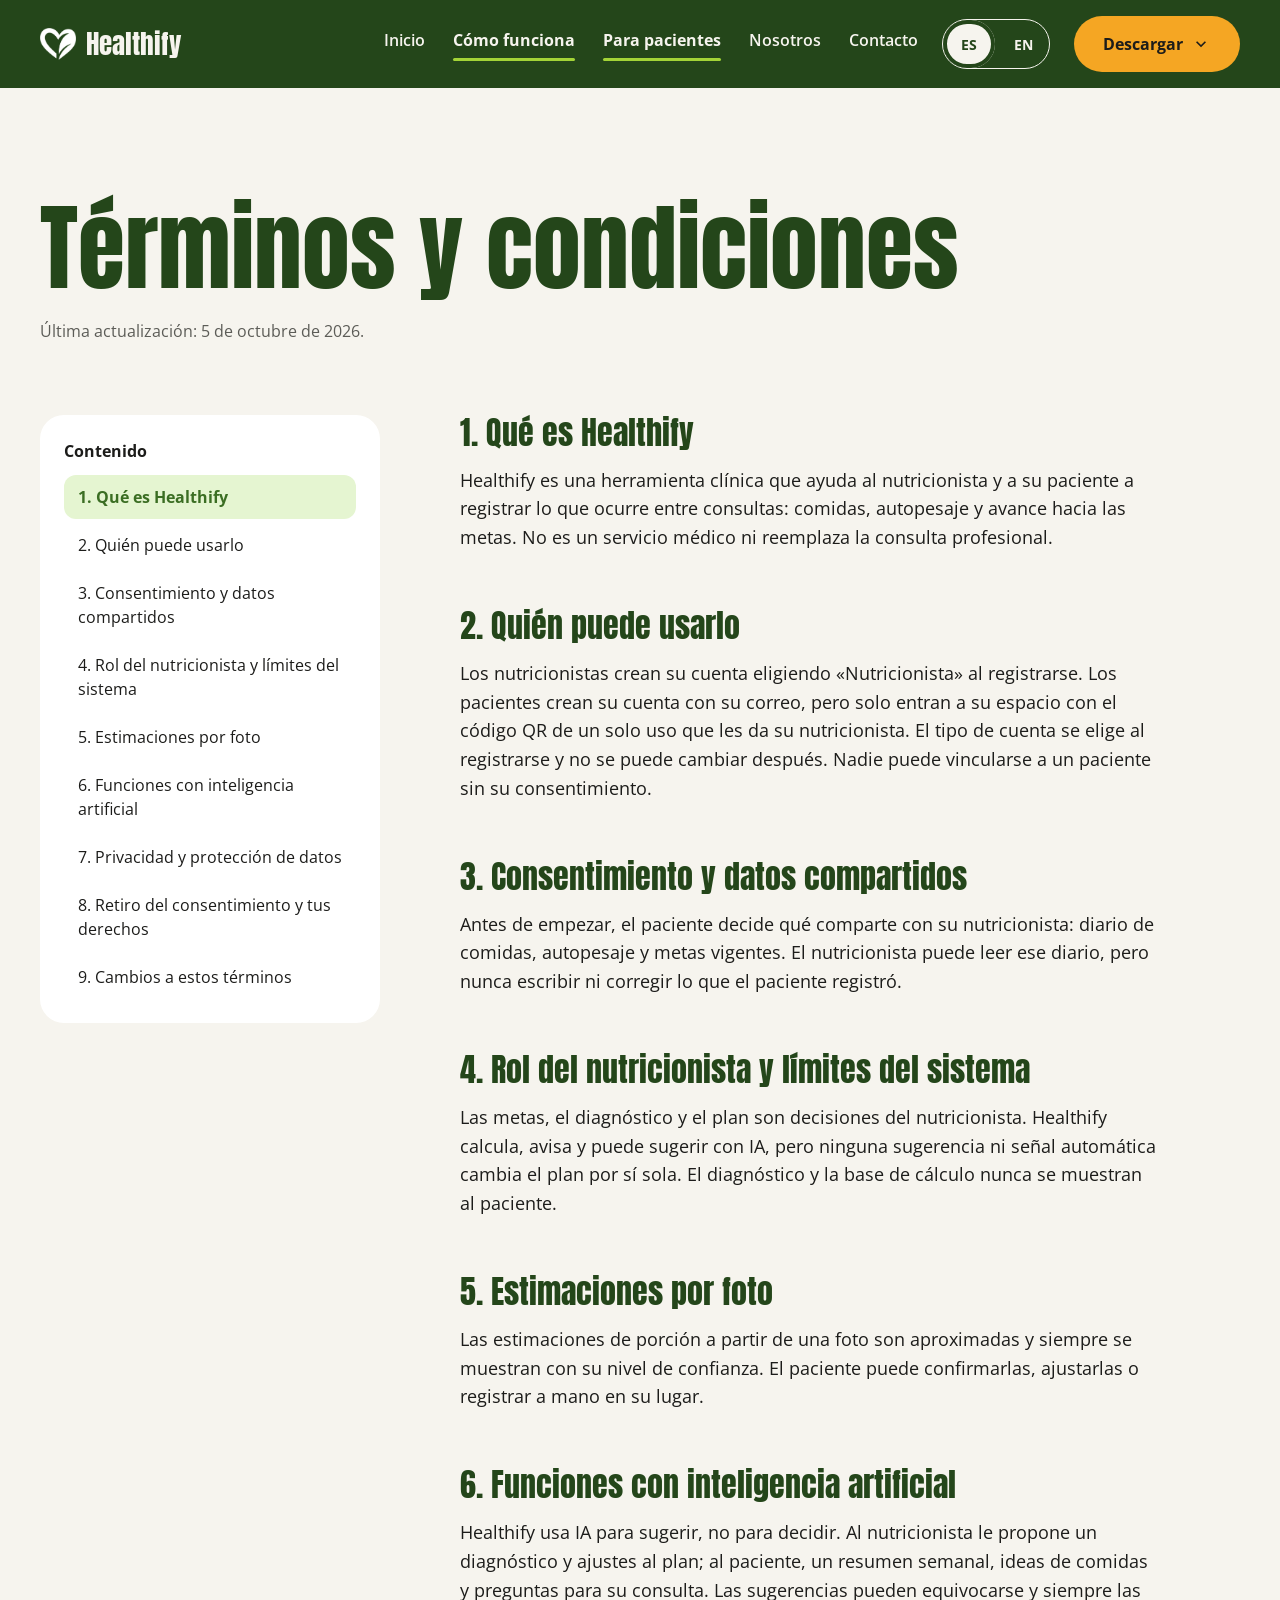
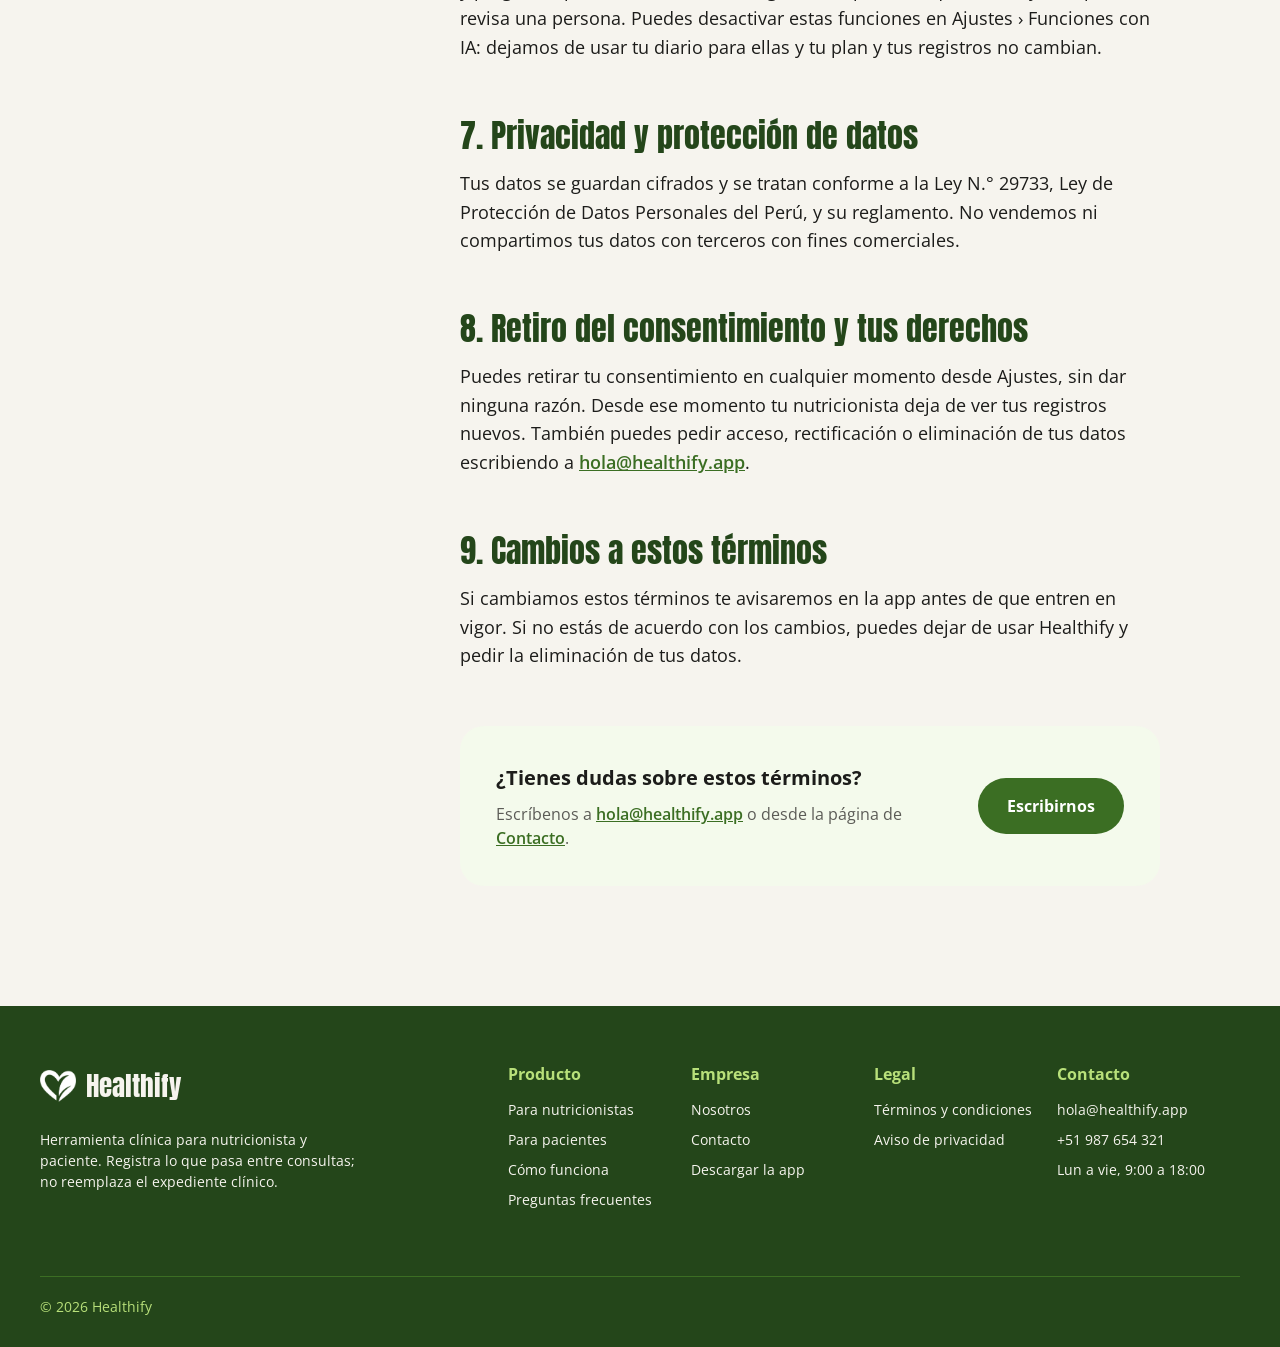
<file: terms.html>
<!DOCTYPE html>
<html lang="es-419">
<head>
  <meta charset="UTF-8" />
  <meta name="viewport" content="width=device-width, initial-scale=1.0" />
  <title data-i18n="meta_title_terms">Términos y condiciones · Healthify</title>
  <meta name="description" content="Términos y condiciones de Healthify: quién puede usarlo, consentimiento, funciones con IA y protección de datos personales." />
  <meta name="author" content="Healthify Team" />
  <meta name="robots" content="index, follow" />
  <meta name="theme-color" content="#24461A" />
  <meta property="og:title" content="Términos y condiciones · Healthify" />
  <meta property="og:description" content="Términos y condiciones de Healthify: quién puede usarlo, consentimiento, funciones con IA y protección de datos personales." />
  <meta property="og:type" content="website" />
  <meta property="og:locale" content="es_419" />
  <meta property="og:locale:alternate" content="en_US" />
  <meta property="og:image" content="assets/images/og-image.jpg" />
  <meta name="twitter:card" content="summary_large_image" />
  <link rel="icon" type="image/png" href="assets/images/favicon.png" />
  <link rel="preconnect" href="https://fonts.googleapis.com" />
  <link rel="preconnect" href="https://fonts.gstatic.com" crossorigin />
  <link rel="stylesheet" href="css/styles.css" />
</head>
<body class="page-terms">
  <a class="skip-link" href="#main-content" data-i18n="skip_link">Saltar al contenido principal</a>

  <header class="site-header on-dark">
    <div class="container header__inner">
      <a class="brand" href="index.html" aria-label="Healthify, ir al inicio" data-i18n-aria="brand_aria">
        <img class="brand__logo" src="assets/images/logo-white.webp" alt="" width="36" height="32" />
        <span class="brand__name" aria-hidden="true">Healthify</span>
      </a>
      <nav class="nav" aria-label="Navegación principal" data-i18n-aria="nav_main_aria">
        <ul class="nav__list">
            <li><a class="nav__link" href="index.html" data-i18n="nav_home">Inicio</a></li>
            <li><a class="nav__link" href="index.html#consulta" aria-current="page" data-i18n="nav_how">Cómo funciona</a></li>
            <li><a class="nav__link" href="index.html#pacientes" aria-current="page" data-i18n="nav_patients">Para pacientes</a></li>
            <li><a class="nav__link" href="about-us.html" data-i18n="nav_about">Nosotros</a></li>
            <li><a class="nav__link" href="contact.html" data-i18n="nav_contact">Contacto</a></li>
        </ul>
      </nav>
      <div class="lang-switch lang-switch--header" role="group" aria-label="Idioma" data-i18n-aria="lang_switch_aria">
            <button class="lang-switch__opt" type="button" data-lang="es" lang="es" aria-pressed="true" aria-label="Español">ES</button>
            <button class="lang-switch__opt" type="button" data-lang="en" lang="en" aria-pressed="false" aria-label="English">EN</button>
          </div>
      <div class="header-download" data-download>
        <button class="btn btn--primary header__cta" type="button" aria-expanded="false" aria-controls="header-download-list"
                aria-label="Elegir qué app descargar" data-i18n-aria="header_download_aria" data-download-toggle>
          <span data-i18n="header_download">Descargar</span>
          <span class="icon-chevron" aria-hidden="true"></span>
        </button>
        <ul class="header-download__panel" id="header-download-list" hidden>
          <li><a class="header-download__opt" href="https://appdistribution.firebase.dev/i/ff7af63bc7988299">
            <span class="header-download__logo"><img src="assets/icons/flutter.svg" width="24" height="24" alt="" aria-hidden="true" /></span>
            <span class="header-download__text"><span class="header-download__title" data-i18n="download_nutri">Nutricionista</span><span class="header-download__sub" data-i18n="download_nutri_sub">App Flutter · Android 7.0 o superior</span></span>
            <span class="header-download__arrow" aria-hidden="true"></span>
          </a></li>
          <li><a class="header-download__opt" href="https://appdistribution.firebase.dev/i/1dec518f210ca662">
            <span class="header-download__logo"><img src="assets/icons/android.svg" width="24" height="24" alt="" aria-hidden="true" /></span>
            <span class="header-download__text"><span class="header-download__title" data-i18n="download_patient">Paciente</span><span class="header-download__sub" data-i18n="download_patient_sub">App nativa · Android 7.0 o superior</span></span>
            <span class="header-download__arrow" aria-hidden="true"></span>
          </a></li>
        </ul>
      </div>
      <button class="menu-toggle" type="button" aria-expanded="false" aria-controls="mobile-menu"
              aria-label="Abrir menú" data-menu-toggle>
        <svg class="icon-open" width="20" height="14" viewBox="0 0 20 14" aria-hidden="true" focusable="false"><path d="M0 1h20M0 7h20M0 13h20" stroke="currentColor" stroke-width="2"/></svg>
        <svg class="icon-close" width="18" height="18" viewBox="0 0 18 18" aria-hidden="true" focusable="false"><path d="M1 1l16 16M17 1L1 17" stroke="currentColor" stroke-width="2"/></svg>
      </button>
    </div>

    <div class="mobile-menu" id="mobile-menu" hidden>
      <nav aria-label="Menú" data-i18n-aria="menu_aria">
        <ul class="mobile-menu__list">
            <li><a class="mobile-menu__link" href="index.html" data-i18n="nav_home">Inicio</a></li>
            <li><a class="mobile-menu__link" href="index.html#consulta" aria-current="page" data-i18n="nav_how">Cómo funciona</a></li>
            <li><a class="mobile-menu__link" href="index.html#pacientes" aria-current="page" data-i18n="nav_patients">Para pacientes</a></li>
            <li><a class="mobile-menu__link" href="about-us.html" data-i18n="nav_about">Nosotros</a></li>
            <li><a class="mobile-menu__link" href="contact.html" data-i18n="nav_contact">Contacto</a></li>
        </ul>
      </nav>
      <div class="mobile-menu__actions">
        <div class="mobile-menu__lang">
          <span data-i18n="menu_language" aria-hidden="true">Idioma</span>
          <div class="lang-switch" role="group" aria-label="Idioma" data-i18n-aria="lang_switch_aria">
            <button class="lang-switch__opt" type="button" data-lang="es" lang="es" aria-pressed="true" aria-label="Español">ES</button>
            <button class="lang-switch__opt" type="button" data-lang="en" lang="en" aria-pressed="false" aria-label="English">EN</button>
          </div>
        </div>
        <div class="download mobile-menu__download">
          <p class="download__label" data-i18n="download_label">Descarga Healthify para Android</p>
          <div class="download__buttons">
            <a class="btn btn--primary" href="https://appdistribution.firebase.dev/i/ff7af63bc7988299"><span class="btn__logo"><img src="assets/icons/flutter.svg" width="24" height="24" alt="" aria-hidden="true" /></span><span data-i18n="download_nutri">Nutricionista</span></a>
            <a class="btn btn--cream" href="https://appdistribution.firebase.dev/i/1dec518f210ca662"><span class="btn__logo"><img src="assets/icons/android.svg" width="24" height="24" alt="" aria-hidden="true" /></span><span data-i18n="download_patient">Paciente</span></a>
          </div>
          <p class="download__req" data-i18n="download_req">Android 7.0 o superior</p>
        </div>
      </div>
    </div>
  </header>

  <main id="main-content">

    <section class="page-hero" aria-labelledby="terms-title">
      <div class="container">
        <h1 class="page-hero__title" id="terms-title" data-i18n="terms_title">Términos y condiciones</h1>
        <p class="page-hero__meta" data-i18n="terms_meta">Última actualización: 5 de octubre de 2026. Se lee en unos 2 minutos.</p>
      </div>
    </section>

    <div class="terms">
      <div class="container terms__layout">
        <nav aria-labelledby="toc-label">
          <details class="toc" open data-toc>
            <summary class="toc__summary" id="toc-label">
              <span class="toc__title-mobile" data-i18n="terms_toc_mobile">Contenido: 9 secciones</span>
              <span class="toc__title-desktop" data-i18n="terms_toc">Contenido</span>
            </summary>
            <ol class="toc__list">
            <li><a href="#que-es" data-i18n="t1_toc">1. Qué es Healthify</a></li>
            <li><a href="#quien-puede-usarlo" data-i18n="t2_toc">2. Quién puede usarlo</a></li>
            <li><a href="#consentimiento" data-i18n="t3_toc">3. Consentimiento y datos compartidos</a></li>
            <li><a href="#rol-del-nutricionista" data-i18n="t4_toc">4. Rol del nutricionista y límites del sistema</a></li>
            <li><a href="#estimaciones" data-i18n="t5_toc">5. Estimaciones por foto</a></li>
            <li><a href="#inteligencia-artificial" data-i18n="t6_toc">6. Funciones con inteligencia artificial</a></li>
            <li><a href="#privacidad" data-i18n="t7_toc">7. Privacidad y protección de datos</a></li>
            <li><a href="#tus-derechos" data-i18n="t8_toc">8. Retiro del consentimiento y tus derechos</a></li>
            <li><a href="#cambios" data-i18n="t9_toc">9. Cambios a estos términos</a></li>
            </ol>
          </details>
        </nav>

        <div class="terms__content">
        <section class="terms-section" id="que-es" aria-labelledby="que-es-title">
          <h2 id="que-es-title" data-i18n="t1_title">1. Qué es Healthify</h2>
          <p data-i18n="t1_text">Healthify es una herramienta clínica que ayuda al nutricionista y a su paciente a registrar lo que ocurre entre consultas: comidas, autopesaje y avance hacia las metas. No es un servicio médico ni reemplaza la consulta profesional.</p>
        </section>
        <section class="terms-section" id="quien-puede-usarlo" aria-labelledby="quien-puede-usarlo-title">
          <h2 id="quien-puede-usarlo-title" data-i18n="t2_title">2. Quién puede usarlo</h2>
          <p data-i18n="t2_text">Los nutricionistas crean su cuenta eligiendo «Nutricionista» al registrarse. Los pacientes crean su cuenta con su correo, pero solo entran a su espacio con el código QR de un solo uso que les da su nutricionista. El tipo de cuenta se elige al registrarse y no se puede cambiar después. Nadie puede vincularse a un paciente sin su consentimiento.</p>
        </section>
        <section class="terms-section" id="consentimiento" aria-labelledby="consentimiento-title">
          <h2 id="consentimiento-title" data-i18n="t3_title">3. Consentimiento y datos compartidos</h2>
          <p data-i18n="t3_text">Antes de empezar, el paciente decide qué comparte con su nutricionista: diario de comidas, autopesaje y metas vigentes. El nutricionista puede leer ese diario, pero nunca escribir ni corregir lo que el paciente registró.</p>
        </section>
        <section class="terms-section" id="rol-del-nutricionista" aria-labelledby="rol-del-nutricionista-title">
          <h2 id="rol-del-nutricionista-title" data-i18n="t4_title">4. Rol del nutricionista y límites del sistema</h2>
          <p data-i18n="t4_text">Las metas, el diagnóstico y el plan son decisiones del nutricionista. Healthify calcula, avisa y puede sugerir con IA, pero ninguna sugerencia ni señal automática cambia el plan por sí sola. El diagnóstico y la base de cálculo nunca se muestran al paciente.</p>
        </section>
        <section class="terms-section" id="estimaciones" aria-labelledby="estimaciones-title">
          <h2 id="estimaciones-title" data-i18n="t5_title">5. Estimaciones por foto</h2>
          <p data-i18n="t5_text">Las estimaciones de porción a partir de una foto son aproximadas y siempre se muestran con su nivel de confianza. El paciente puede confirmarlas, ajustarlas o registrar a mano en su lugar.</p>
        </section>
        <section class="terms-section" id="inteligencia-artificial" aria-labelledby="inteligencia-artificial-title">
          <h2 id="inteligencia-artificial-title" data-i18n="t6_title">6. Funciones con inteligencia artificial</h2>
          <p data-i18n="t6_text">Healthify usa IA para sugerir, no para decidir. Al nutricionista le propone un diagnóstico y ajustes al plan; al paciente, un resumen semanal, ideas de comidas y preguntas para su consulta. Las sugerencias pueden equivocarse y siempre las revisa una persona. Puedes desactivar estas funciones en Ajustes › Funciones con IA: dejamos de usar tu diario para ellas y tu plan y tus registros no cambian.</p>
        </section>
        <section class="terms-section" id="privacidad" aria-labelledby="privacidad-title">
          <h2 id="privacidad-title" data-i18n="t7_title">7. Privacidad y protección de datos</h2>
          <p data-i18n="t7_text">Tus datos se guardan cifrados y se tratan conforme a la Ley N.° 29733, Ley de Protección de Datos Personales del Perú, y su reglamento. No vendemos ni compartimos tus datos con terceros con fines comerciales.</p>
        </section>
        <section class="terms-section" id="tus-derechos" aria-labelledby="tus-derechos-title">
          <h2 id="tus-derechos-title" data-i18n="t8_title">8. Retiro del consentimiento y tus derechos</h2>
          <p data-i18n="t8_text" data-i18n-html>Puedes retirar tu consentimiento en cualquier momento desde Ajustes, sin dar ninguna razón. Desde ese momento tu nutricionista deja de ver tus registros nuevos. También puedes pedir acceso, rectificación o eliminación de tus datos escribiendo a <a href="mailto:hola@healthify.app">hola@healthify.app</a>.</p>
        </section>
        <section class="terms-section" id="cambios" aria-labelledby="cambios-title">
          <h2 id="cambios-title" data-i18n="t9_title">9. Cambios a estos términos</h2>
          <p data-i18n="t9_text">Si cambiamos estos términos te avisaremos en la app antes de que entren en vigor. Si no estás de acuerdo con los cambios, puedes dejar de usar Healthify y pedir la eliminación de tus datos.</p>
        </section>
        <aside class="help-box" aria-labelledby="terms-help-title">
          <div>
            <h2 id="terms-help-title" data-i18n="terms_help_title">¿Tienes dudas sobre estos términos?</h2>
            <p data-i18n="terms_help_text" data-i18n-html>Escríbenos a <a href="mailto:hola@healthify.app">hola@healthify.app</a> o desde la página de <a href="contact.html">Contacto</a>.</p>
          </div>
          <a class="btn btn--green" href="contact.html" data-i18n="cta_write">Escribirnos</a>
        </aside>
        </div>
      </div>
    </div>

  </main>

  <footer class="site-footer on-dark">
    <div class="container">
      <div class="footer__main">
        <div class="footer__brand">
          <a class="brand" href="index.html" aria-label="Healthify, ir al inicio" data-i18n-aria="brand_aria">
            <img class="brand__logo" src="assets/images/logo-white.webp" alt="" width="36" height="32" />
            <span class="brand__name" aria-hidden="true">Healthify</span>
          </a>
          <p class="footer__tagline" data-i18n="footer_tagline">Herramienta clínica para nutricionista y paciente. Registra lo que pasa entre consultas; no reemplaza el expediente clínico.</p>
        </div>
        <nav class="footer__cols" aria-label="Pie de página" data-i18n-aria="footer_nav_aria">
          <div class="footer__col">
            <h2 data-i18n="footer_product">Producto</h2>
            <ul>
              <li><a href="index.html#nutricionistas" data-i18n="footer_for_nutri">Para nutricionistas</a></li>
              <li><a href="index.html#pacientes" data-i18n="nav_patients">Para pacientes</a></li>
              <li><a href="index.html#consulta" data-i18n="nav_how">Cómo funciona</a></li>
              <li><a href="about-us.html#preguntas" data-i18n="footer_faq">Preguntas frecuentes</a></li>
            </ul>
          </div>
          <div class="footer__col">
            <h2 data-i18n="footer_company">Empresa</h2>
            <ul>
              <li><a href="about-us.html" data-i18n="nav_about">Nosotros</a></li>
              <li><a href="contact.html" data-i18n="nav_contact">Contacto</a></li>
              <li><a href="https://appdistribution.firebase.dev/i/ff7af63bc7988299" data-i18n="footer_download">Descargar la app</a></li>
            </ul>
          </div>
          <div class="footer__col">
            <h2 data-i18n="footer_legal">Legal</h2>
            <ul>
              <li><a href="terms.html" data-i18n="footer_terms">Términos y condiciones</a></li>
              <li><a href="terms.html#privacidad" data-i18n="footer_privacy">Aviso de privacidad</a></li>
            </ul>
          </div>
          <div class="footer__col">
            <h2 data-i18n="footer_contact">Contacto</h2>
            <ul>
              <li><a href="mailto:hola@healthify.app">hola@healthify.app</a></li>
              <li><a href="tel:+51987654321">+51&nbsp;987&nbsp;654&nbsp;321</a></li>
              <li class="footer__plain" data-i18n="hours">Lun a vie, 9:00 a 18:00</li>
            </ul>
          </div>
        </nav>
      </div>
      <div class="footer__bottom">
        <p class="footer__copy" data-i18n="footer_copy">© 2026 Healthify</p>
      </div>
    </div>
  </footer>

  <script src="js/i18n.js"></script>
  <script src="js/main.js"></script>
</body>
</html>
</file>
<file: css/styles.css>
@import url('https://fonts.googleapis.com/css2?family=Anton&family=Open+Sans:wght@400;600;700&display=swap');

/* =========================================================
   Healthify website · Rediseño Figma V10 (Home), V1.1 (Nosotros, Términos), V2.1 (Contacto)
   Tokens tomados de la app (core/designsystem/theme/Color.kt) y de los estilos de texto de Figma.
   ========================================================= */

:root {
  /* Color · primitivos de la app */
  --cream:      #F6F4EE;  /* Neutral50 */
  --white:      #FFFFFF;
  --ink:        #1C1C1A;  /* Neutral900 */
  --text-2:     #5C5C57;  /* Neutral600 · texto secundario */
  --green-900:  #24461A;
  --green-700:  #3B6E23;
  --green-100:  #E5F5D1;
  --green-50:   #F4FAEC;
  --lime-400:   #A3D437;  /* solo acento, nunca texto sobre fondo claro */
  --lime-200:   #B8E07A;
  --orange-400: #F5A623;  /* solo botón principal */
  --orange-hover: #DB9622; /* StateSecondaryPressed */
  --orange-50:  #FFF1D6;
  --line:       #D6D7C7;  /* Neutral200 */
  --outline:    #7A7A72;  /* Neutral500 · bordes de campos y radios */
  --neutral-100:#EFEDE6;
  --error:      #B3261E;
  --error-50:   #FCE8E4;
  --error-900:  #8C1D16;
  --phone:      #1C1C1A;

  /* Foco: 2 px con 2 px de separación. Las zonas oscuras redefinen --focus. */
  --focus: var(--green-700);

  /* Tipografía */
  --font-heading: 'Anton', 'Impact', 'Arial Narrow', sans-serif;
  --font-body:    'Open Sans', system-ui, -apple-system, 'Segoe UI', sans-serif;

  /* Escala Anton (Web/* y Mobile/*) */
  --t-display-xl: 400 128px/1    var(--font-heading); /* Web/Display XL */
  --t-display-l:  400 96px/1.05  var(--font-heading); /* Web/Display L */
  --t-display-m:  400 72px/1.05  var(--font-heading); /* Web/Display M */
  --t-headline-l: 400 64px/1.1   var(--font-heading); /* Web/Headline L */
  --t-headline-m: 400 56px/1.1   var(--font-heading); /* Web/Headline M */
  --t-title-l:    400 40px/1.1   var(--font-heading); /* Web/Title L */
  --t-title-m:    400 32px/1.15  var(--font-heading); /* Web/Title M */
  --t-m-display:  400 48px/1.05  var(--font-heading); /* Mobile/Display */
  --t-m-headline: 400 36px/1.1   var(--font-heading); /* Mobile/Headline */
  --t-m-title:    400 28px/1.15  var(--font-heading); /* Mobile/Title */
  --t-m-subtitle: 400 24px/1.2   var(--font-heading); /* Mobile/Subtitle */
  --t-logo:       400 27px/1.2   var(--font-heading); /* Web/Logo */

  /* Escala Open Sans */
  --t-body-20:   400 20px/1.6 var(--font-body);  /* Web/Body 20 */
  --t-body-18:   400 18px/1.6 var(--font-body);  /* Web/Body 18 */
  --t-body-16:   400 16px/1.5 var(--font-body);  /* Body/Large */
  --t-body-14:   400 14px/1.5 var(--font-body);  /* Body/Medium (web) */
  --t-strong-20: 700 20px/1.6 var(--font-body);  /* Web/Strong 20 */
  --t-strong-18: 700 18px/1.6 var(--font-body);  /* Web/Strong 18 */
  --t-strong-16: 700 16px/1.5 var(--font-body);  /* Mobile/Strong 16 · Button/Large */
  --t-label-18:  600 18px/1.6 var(--font-body);  /* Web/Label 18 */
  --t-label-16:  600 16px/1.5 var(--font-body);  /* Title/Medium */
  --t-label-14:  600 14px/1.5 var(--font-body);  /* Label/Large */

  /* Radios permitidos */
  --r-8: 8px; --r-12: 12px; --r-16: 16px; --r-24: 24px; --r-pill: 999px;

  /* Layout */
  --container: 1200px;
  --gutter: 24px;
  --header-h: 64px;
  --screen: auto;            /* alto mínimo de una pantalla (escritorio) */
}

@media (min-width: 1200px) {
  :root { --header-h: 88px; }
}
@media (min-width: 1024px) {
  :root { --screen: max(100svh, 900px); }
}

/* ---------- Base ---------- */
*, *::before, *::after { box-sizing: border-box; margin: 0; padding: 0; }

html { -webkit-text-size-adjust: 100%; scroll-padding-top: calc(var(--header-h) + 16px); }
@media (prefers-reduced-motion: no-preference) {
  html { scroll-behavior: smooth; }
}

/* Inicio y Nosotros en escritorio: cada gesto de scroll lleva a la sección siguiente */
@media (min-width: 1024px) {
  html:has(body.page-home, body.page-about) { scroll-snap-type: y mandatory; scroll-padding-top: 0; }
  .page-home main > section, .page-about main > section { scroll-snap-align: start; }
  .page-home .hero, .page-about .about-hero { scroll-margin-top: var(--header-h); }
  .page-home .site-footer, .page-about .site-footer { scroll-snap-align: end; }
}

body {
  font: var(--t-body-16);
  color: var(--ink);
  background: var(--cream);
  overflow-x: hidden;
  -webkit-font-smoothing: antialiased;
}
body.menu-open { overflow: hidden; }

img, svg { display: block; max-width: 100%; }
a { color: inherit; }
ul, ol { list-style: none; }
button, input, select, textarea { font: inherit; color: inherit; }
button { cursor: pointer; border: 0; background: none; }
h1, h2, h3, h4 { font-weight: 400; }
fieldset { border: 0; min-width: 0; }

:focus { outline: none; }
:focus-visible { outline: 2px solid var(--focus); outline-offset: 2px; }

.on-dark { --focus: var(--lime-200); }

.container {
  width: 100%;
  max-width: calc(var(--container) + var(--gutter) * 2);
  margin-inline: auto;
  padding-inline: var(--gutter);
}

.sr-only {
  position: absolute !important;
  width: 1px; height: 1px;
  padding: 0; margin: -1px;
  overflow: hidden; clip: rect(0 0 0 0);
  white-space: nowrap; border: 0;
}

.skip-link {
  position: absolute; left: 16px; top: -100px; z-index: 100;
  padding: 12px 20px; border-radius: var(--r-pill);
  background: var(--cream); color: var(--green-900);
  font: var(--t-strong-16); text-decoration: none;
}
.skip-link:focus { top: 12px; }

.text-link { color: var(--green-700); font-weight: 600; text-decoration: underline; text-underline-offset: 3px; }
.text-link:hover { text-decoration-thickness: 2px; }

/* ---------- Botones (píldora de 56 px, Open Sans Bold 16) ---------- */
.btn {
  display: inline-flex; align-items: center; justify-content: center; gap: 8px;
  min-height: 56px; padding: 0 28px;
  border-radius: var(--r-pill); border: 1.5px solid transparent;
  font: var(--t-strong-16); text-decoration: none; text-align: center;
  white-space: nowrap; cursor: pointer;
  transition: background-color .2s ease, color .2s ease, border-color .2s ease;
}
.btn--primary { background: var(--orange-400); color: var(--ink); }
.btn--primary:hover { background: var(--orange-hover); }
.btn--outline-light { border-color: var(--cream); color: var(--cream); }
.btn--outline-light:hover { background: rgba(246, 244, 238, .1); }
.btn--outline { border-color: var(--green-700); color: var(--green-700); background: transparent; }
.btn--outline:hover { background: var(--green-50); }
.btn--green { background: var(--green-700); color: var(--white); }
.btn--green:hover { background: var(--green-900); }
.btn--cream { background: var(--cream); color: var(--ink); }
.btn--cream:hover { background: var(--neutral-100); }
.btn__logo { display: inline-flex; flex: none; width: 24px; height: 24px; }
.btn__logo img { width: 100%; height: 100%; object-fit: contain; }

/* Elegir app: etiqueta, Nutricionista / Paciente y el requisito (hero y menú mobile) */
.download { display: grid; text-align: center; }
.download__label { font: var(--t-label-16); color: var(--lime-200); }
.download__buttons { display: grid; gap: 12px; margin-top: 12px; }
.download__buttons .btn { width: 100%; gap: 10px; }
.download__req { font: var(--t-body-14); color: var(--cream); margin-top: 14px; }

/* Íconos de una sola tinta: el SVG es la máscara y el color sale de currentColor */
.icon-chevron, .header-download__arrow {
  flex: none; width: 20px; height: 20px; background: currentColor;
  -webkit-mask: url("../assets/icons/chevron-down.svg") center / contain no-repeat;
          mask: url("../assets/icons/chevron-down.svg") center / contain no-repeat;
}
.header-download__arrow {
  -webkit-mask-image: url("../assets/icons/chevron-right.svg");
          mask-image: url("../assets/icons/chevron-right.svg");
}
.btn[aria-disabled="true"] { cursor: progress; }
/* Botones de ejemplo dentro de una maqueta: misma forma, no interactivos */
.btn--static { cursor: default; pointer-events: none; }

/* ---------- Header ---------- */
.site-header {
  position: sticky; top: 0; z-index: 40;
  background: var(--green-900); color: var(--cream);
  transition: transform .3s ease, box-shadow .3s ease;
  view-transition-name: site-header;
}
.site-header.is-stuck { box-shadow: 0 6px 20px rgba(28, 28, 26, .18); }
.site-header.is-hidden { transform: translateY(-100%); box-shadow: none; }
/* Escritorio: al bajar, el header se compacta 16 px. El margen compensa la altura
   para que el contenido no salte (el hueco original ya está fuera de la vista). */
@media (min-width: 1200px) {
  .header__inner { transition: height .3s ease; }
  .brand__logo { transition: transform .3s ease; }
  .site-header.is-compact { margin-bottom: 16px; }
  .site-header.is-compact .header__inner { height: calc(var(--header-h) - 16px); }
  .site-header.is-compact .brand__logo { transform: scale(.85); }
}
.header__inner {
  display: flex; align-items: center; gap: 24px;
  height: var(--header-h);
}
.brand {
  display: inline-flex; align-items: center; gap: 10px;
  color: var(--cream); text-decoration: none;
  min-height: 48px; border-radius: var(--r-8);
}
.brand__logo { width: 36px; height: 32px; object-fit: contain; }
.brand__name { font: var(--t-logo); }

.nav { margin-left: auto; }
.nav__list { display: flex; gap: 28px; }
.nav__link {
  display: flex; flex-direction: column; align-items: flex-start; gap: 6px;
  padding: 12px 0;
  font: var(--t-label-16); color: var(--cream); text-decoration: none;
  border-radius: var(--r-8);
}
.nav__link::after {
  content: ""; display: block; width: 100%; height: 3px;
  border-radius: var(--r-pill); background: rgba(184, 224, 122, .5);
  transform: scaleX(0); transform-origin: left;
  transition: transform .25s ease, background-color .2s ease;
}
.nav__link:hover::after { transform: scaleX(1); }
.nav__link[aria-current="page"] { font-weight: 700; }
.nav__link[aria-current="page"]::after { background: var(--lime-400); transform: scaleX(1); }

.lang-switch {
  display: inline-flex; gap: 2px;
  border: 1.5px solid var(--cream); border-radius: var(--r-pill);
}
.lang-switch__opt {
  width: 52px; height: 48px; border-radius: var(--r-pill);
  font: 700 14px/1.5 var(--font-body); color: var(--cream);
}
.lang-switch__opt[aria-pressed="true"] {
  background: var(--cream); color: var(--green-900);
  box-shadow: inset 0 0 0 4px var(--green-900);
}

.header-download { position: relative; flex: none; }
.header__cta[aria-expanded="true"] .icon-chevron { transform: rotate(180deg); }
.header-download__panel {
  --focus: var(--green-700);
  position: absolute; top: calc(100% + 8px); right: 0; z-index: 41;
  width: max-content; min-width: 360px; padding: 8px;
  background: var(--cream); color: var(--ink);
  border-radius: var(--r-16); box-shadow: 0 8px 24px rgba(28, 28, 26, .3);
}
.header-download__panel li + li { border-top: 1px solid var(--line); }
.header-download__opt {
  display: flex; align-items: center; gap: 14px;
  padding: 12px 16px; border-radius: var(--r-12);
  color: var(--ink); text-decoration: none;
}
.header-download__opt:hover, .header-download__opt:focus-visible { background: var(--green-50); }
.header-download__logo {
  display: grid; place-items: center; flex: none;
  width: 40px; height: 40px; border-radius: 50%; background: var(--green-100);
}
.header-download__logo img { width: 24px; height: 24px; object-fit: contain; }
.header-download__text { display: grid; flex: 1; }
.header-download__title { font: var(--t-strong-16); }
.header-download__sub { font: var(--t-body-14); color: var(--text-2); white-space: nowrap; }
.header-download__arrow { margin-left: auto; color: var(--green-700); }

.menu-toggle {
  display: none; margin-left: auto;
  width: 48px; height: 48px; border-radius: var(--r-pill);
  align-items: center; justify-content: center; color: var(--cream);
}
.menu-toggle .icon-close { display: none; }
.menu-toggle[aria-expanded="true"] .icon-open { display: none; }
.menu-toggle[aria-expanded="true"] .icon-close { display: block; }

.mobile-menu {
  position: fixed; top: var(--header-h); right: 0; bottom: 0; z-index: 39;
  width: min(360px, 85vw);
  display: flex; flex-direction: column;
  padding: 24px var(--gutter) 32px;
  background: var(--green-900); color: var(--cream);
  border-top: 1px solid var(--green-700);
  overflow-y: auto; overscroll-behavior: contain;
  transform: translateX(100%); visibility: hidden;
  transition: transform .32s cubic-bezier(.2, .7, .2, 1), visibility 0s linear .32s;
}
.mobile-menu[hidden] { display: none; }
.mobile-menu * { transition-property: none; }
.mobile-menu.is-open {
  transform: none; visibility: visible;
  box-shadow: -12px 0 32px rgba(28, 28, 26, .25);
  transition: transform .32s cubic-bezier(.2, .7, .2, 1);
}
.menu-backdrop {
  position: fixed; top: var(--header-h); right: 0; bottom: 0; left: 0; z-index: 38;
  background: rgba(28, 28, 26, .55);
  opacity: 0; visibility: hidden;
  transition: opacity .32s ease, visibility 0s linear .32s;
}
.menu-backdrop.is-open { opacity: 1; visibility: visible; transition: opacity .32s ease; }
.mobile-menu__list li { border-bottom: 1px solid var(--green-700); }
.mobile-menu__link {
  display: flex; align-items: center; min-height: 64px;
  font: 700 20px/1.6 var(--font-body); color: var(--cream); text-decoration: none;
}
.mobile-menu__link[aria-current="page"] { color: var(--lime-200); }
.mobile-menu__actions { margin-top: auto; padding-top: 32px; display: grid; gap: 20px; }
.mobile-menu__lang { display: flex; align-items: center; justify-content: space-between; font: var(--t-label-16); }
.mobile-menu .btn { width: 100%; }

@media (max-width: 1199.98px) {
  .nav, .site-header .lang-switch--header, .header-download { display: none; }
  .menu-toggle { display: inline-flex; }
}
@media (min-width: 1200px) {
  .mobile-menu, .menu-backdrop { display: none !important; }
}

/* ---------- Footer ---------- */
.site-footer { background: var(--green-900); color: var(--cream); }
.footer__main {
  display: grid; gap: 28px;
  padding-block: 40px 28px;
}
.footer__tagline { font: var(--t-body-14); max-width: 320px; margin-top: 16px; }
.footer__cols { display: grid; grid-template-columns: 1fr 1fr; gap: 28px 16px; }
.footer__col h2 { font: 600 14px/1.5 var(--font-body); color: var(--lime-200); }
.footer__col a, .footer__col li { font: var(--t-body-14); color: var(--cream); }
.footer__col a { display: flex; align-items: center; min-height: 40px; text-decoration: none; border-radius: var(--r-8); }
.footer__col a:hover { text-decoration: underline; text-underline-offset: 3px; }
.footer__col .footer__plain { display: flex; align-items: center; min-height: 40px; }
.footer__bottom { border-top: 1px solid var(--green-700); padding-block: 28px 32px; }
.footer__copy { font: var(--t-body-14); color: var(--lime-200); }

@media (min-width: 1024px) {
  .footer__main {
    grid-template-columns: 440px 1fr;
    padding-block: 56px 0;
    min-height: 270px;
  }
  .footer__tagline { margin-top: 19px; }
  .footer__cols { grid-template-columns: repeat(4, 1fr); gap: 0; }
  .footer__col h2 { font: var(--t-strong-16); margin-bottom: 8px; }
  .footer__col a, .footer__col .footer__plain { min-height: 30px; }
  .footer__bottom { padding-block: 19px 30px; }
}

/* ---------- Pantallas de teléfono (capturas reales de la app) ---------- */
.phone {
  flex: none;
  width: var(--pw, 300px);
  padding: calc(var(--pw, 300px) * .03);
  background: var(--phone);
  border-radius: calc(var(--pw, 300px) * .127);
}
.phone__screen {
  width: 100%; height: auto; aspect-ratio: 360 / 800;
  border-radius: calc(var(--pw, 300px) * .1);
  background: var(--cream);
}

/* ---------- Secciones de pantalla completa (escritorio) ---------- */
.screen { position: relative; }
@media (min-width: 1024px) {
  .screen { min-height: var(--screen); }
  .screen--center { display: flex; flex-direction: column; justify-content: center; }
}

.h-section { font: var(--t-m-headline); color: var(--green-900); }
.on-dark .h-section { color: var(--cream); }
@media (min-width: 1024px) {
  .h-section { font: var(--t-headline-m); }
}

/* =========================================================
   HOME
   ========================================================= */

/* 01 · Hero: carrusel de tres diapositivas (inicio, video del equipo, video del producto) */
.hero { background: var(--green-900); color: var(--cream); overflow: hidden; }
.hero__content { padding-top: 24px; }
.hero__title { font: var(--t-m-display); }
.hero__lead { font: var(--t-body-16); color: var(--lime-200); margin-top: 16px; }
.hero__download { margin-top: 24px; }
.hero__shots { position: relative; height: 282px; margin-top: 32px; overflow: hidden; }
.hero__panel, .hero__phone--side { display: none; }
.hero__phone--main { --pw: 240px; position: absolute; left: 50%; top: 0; transform: translateX(-50%); }

.hero__video-slide { display: flex; flex-direction: column; justify-content: center; padding-block: 32px; }
.video__title { font: var(--t-m-headline); color: var(--cream); }
.hero__video-slide .video { margin-top: 20px; }

@media (min-width: 1024px) {
  .hero { display: flex; flex-direction: column; min-height: calc(var(--screen) - var(--header-h)); }
  .hero .carousel { flex: 1; display: flex; flex-direction: column; }
  .hero .carousel__track { flex: 1; }
  .hero__home { display: flex; flex-direction: column; }
  .hero__content { padding-top: 40px; text-align: center; }
  .hero__title { font: var(--t-display-m); max-width: 880px; margin-inline: auto; }
  .hero__lead { font: var(--t-body-20); max-width: 780px; margin: 30px auto 0; }
  .hero__download { margin-top: 30px; }
  .hero__download .download__buttons { display: flex; justify-content: center; gap: 16px; }
  .hero__download .btn { width: auto; }
  .hero__shots { flex: 1 0 324px; height: auto; margin-top: 46px; }
  .hero__panel {
    display: block; position: absolute; top: 160px; left: 50%;
    width: min(1200px, calc(100% - 48px)); height: 400px; transform: translateX(-50%);
    background: var(--green-700); border-radius: var(--r-24);
  }
  .hero__phone--main { --pw: 360px; }
  .hero__phone--side { display: block; position: absolute; top: 80px; --pw: 300px; }
  .hero__phone--left  { left: calc(50% - 510px); }
  .hero__phone--right { left: calc(50% + 210px); }

  .hero__video-slide { padding-block: 40px 104px; text-align: center; }
  .video__title { font: var(--t-headline-m); }
  .hero__video-slide .video { width: min(100%, 860px); margin: 32px auto 0; }
}

/* Carrusel */
.carousel { position: relative; }
.carousel__track { display: grid; }
.carousel__slide {
  grid-area: 1 / 1; min-width: 0;
  opacity: 0; transform: translateX(32px);
  transition: opacity .6s ease, transform .6s cubic-bezier(.2, .7, .2, 1), visibility 0s linear .6s;
  visibility: hidden;
}
.carousel__slide.is-active {
  opacity: 1; transform: none; visibility: visible;
  transition: opacity .6s ease, transform .6s cubic-bezier(.2, .7, .2, 1);
}
.carousel__slide.is-leaving { transform: translateX(-32px); }

.video {
  position: relative; overflow: hidden;
  aspect-ratio: 16 / 9; border-radius: var(--r-24);
  background: var(--green-700);
}
.video iframe { position: absolute; inset: 0; width: 100%; height: 100%; border: 0; }
.video__poster[hidden], .video__play[hidden] { display: none; }
.video__poster { position: absolute; inset: 0; overflow: hidden; container-type: inline-size; }
.video__poster--product .video__phone { position: absolute; top: 14%; --pw: 26cqi; }
.video__phone--main  { left: 37%; top: 8%; z-index: 1; }
.video__phone--left  { left: 10%; transform: rotate(-6deg); }
.video__phone--right { left: 64%; transform: rotate(6deg); }
.video__poster--team {
  display: flex; flex-direction: column; justify-content: center; align-items: flex-start; gap: 16px;
  padding: 0 8% 18%;
  background: radial-gradient(120% 90% at 100% 0%, var(--green-700) 0%, var(--green-900) 100%);
}
.video__thumb { position: absolute; inset: 0; z-index: 1; width: 100%; height: 100%; object-fit: cover; }
.video__logo { width: 56px; height: auto; }
.video__names { display: flex; flex-wrap: wrap; gap: 8px; }
.video__names li {
  padding: 6px 14px; border-radius: var(--r-pill);
  border: 1.5px solid var(--lime-200); color: var(--cream);
  font: var(--t-label-14);
}

.video__play {
  position: absolute; inset: auto 0 0 0; z-index: 2;
  display: flex; align-items: center; gap: 16px;
  min-height: 48px; padding: 40px 20px 18px;
  background: linear-gradient(to top, rgba(28, 28, 26, .92), rgba(28, 28, 26, .85) 70%, rgba(28, 28, 26, 0));
  color: var(--cream); text-align: left;
  border-radius: 0 0 var(--r-24) var(--r-24);
}
.video__play:focus-visible { outline-offset: -4px; }
.video__icon {
  flex: none; display: grid; place-items: center;
  width: 56px; height: 56px; border-radius: var(--r-pill);
  background: var(--orange-400); color: var(--ink);
  transition: transform .2s ease;
}
.video__play:hover .video__icon { transform: scale(1.08); }
.video__play[aria-disabled="true"] { cursor: default; }
.video__play[aria-disabled="true"] .video__icon { background: var(--cream); color: var(--green-900); transform: none; }
.video__hint { font: var(--t-strong-16); color: var(--lime-200); }

.carousel__controls {
  display: flex; align-items: center; justify-content: center; gap: 8px;
  padding: 16px var(--gutter) 24px;
}
.carousel__bar { display: flex; align-items: center; gap: 4px; }
.carousel__btn {
  display: grid; place-items: center; flex: none;
  width: 48px; height: 48px; border-radius: var(--r-pill);
  border: 1.5px solid var(--cream); color: var(--cream);
  background: var(--green-900);
  transition: background-color .2s ease;
}
.carousel__btn:hover { background: var(--green-700); }
.carousel__dots { display: flex; }
.carousel__dot { position: relative; width: 40px; height: 48px; border-radius: var(--r-pill); }
.carousel__dot::before {
  content: ""; position: absolute; left: 50%; top: 50%;
  width: 12px; height: 12px; border-radius: 50%;
  border: 2px solid var(--cream); background: transparent;
  transform: translate(-50%, -50%);
  transition: transform .3s ease, background-color .3s ease;
}
.carousel__dot:hover::before { background: rgba(246, 244, 238, .4); }
.carousel__dot[aria-current="true"]::before { background: var(--cream); transform: translate(-50%, -50%) scale(1.25); }

@media (min-width: 1024px) {
  .carousel__controls { position: absolute; inset: 0; padding: 0; pointer-events: none; }
  .carousel__controls > * { pointer-events: auto; }
  .carousel__btn--prev, .carousel__btn--next { position: absolute; top: 50%; transform: translateY(-50%); }
  .carousel__btn--prev { left: 32px; }
  .carousel__btn--next { right: 32px; }
  .carousel__bar {
    position: absolute; bottom: 24px; left: 50%; transform: translateX(-50%);
    padding: 0 8px; border-radius: var(--r-pill);
    background: var(--green-900); box-shadow: 0 6px 20px rgba(28, 28, 26, .25);
  }
}

/* 02 · Propuesta de valor */
.value { background: var(--cream); padding-block: 48px 64px; }
.value__title { max-width: 1040px; }
.value__note { font: var(--t-body-14); color: var(--text-2); margin-top: 16px; }
.value__cards { display: grid; gap: 16px; margin-top: 40px; }
.stat { background: var(--white); border-radius: var(--r-24); padding: 24px; }
.stat__figure { font: var(--t-m-display); color: var(--green-700); }
.stat__label { font: var(--t-strong-16); margin-top: 4px; }
.stat__desc { font: var(--t-body-14); color: var(--text-2); margin-top: 4px; }

@media (min-width: 1024px) {
  .value { padding-block: 120px; }
  .value__title { font: var(--t-headline-l); }
  .value__note { font: var(--t-body-16); margin-top: 20px; }
  .value__cards { grid-template-columns: repeat(3, 1fr); gap: 24px; margin-top: 106px; }
  .stat { padding: 32px 36px 36px; min-height: 250px; }
  .stat__figure { font: 400 72px/1.05 var(--font-heading); }
  .stat__label { font: var(--t-strong-18); margin-top: 32px; }
  .stat__desc { font: var(--t-body-16); margin-top: 3px; }
}

/* 03 · La consulta, paso a paso */
.steps { background: var(--white); padding-block: 48px 40px; overflow: hidden; }
.steps__head { display: grid; gap: 16px; }
.steps__lead { font: var(--t-body-16); color: var(--text-2); }
.steps__dots {
  display: flex; align-items: center; gap: 0; margin: 16px 0 8px -4px; width: fit-content;
  position: relative; isolation: isolate; --progress: 0;
}
/* Riel de progreso entre el primer y el último punto; se llena hasta el paso actual */
.steps__dots::before, .steps__dots::after {
  content: ""; position: absolute; z-index: -1; left: 24px; right: 24px; top: 23px; height: 2px;
  border-radius: var(--r-pill); background: var(--line);
}
.steps__dots::after {
  background: var(--green-700); transform: scaleX(var(--progress)); transform-origin: left;
  transition: transform .4s cubic-bezier(.2, .7, .2, 1);
}
.steps__dot {
  width: 48px; height: 48px; display: grid; place-items: center; border-radius: var(--r-pill);
}
.steps__dot span {
  display: grid; place-items: center; width: 32px; height: 32px; border-radius: var(--r-pill);
  background: var(--green-50); color: var(--green-700); font: var(--t-label-14);
  transition: all .2s ease;
}
.steps__dot[aria-current="step"] span { width: 40px; height: 40px; background: var(--green-700); color: var(--cream); font: var(--t-strong-16); }

.steps__list {
  display: flex; gap: 16px;
  margin-inline: calc(var(--gutter) * -1); padding-inline: var(--gutter);
  overflow-x: auto; scroll-snap-type: x mandatory; scroll-padding-inline: var(--gutter);
  scrollbar-width: none;
}
.steps__list::-webkit-scrollbar { display: none; }
.step {
  flex: 0 0 300px; scroll-snap-align: start;
  display: flex; flex-direction: column;
  background: var(--green-50); border-radius: var(--r-24);
  padding: 20px 20px 0; overflow: hidden;
}
.step__num { display: none; }
.step__title { font: var(--t-strong-16); }
.step__desc { font: var(--t-body-14); color: var(--text-2); margin-top: 8px; }
.step__shot {
  margin-top: auto; padding-top: 20px; height: 320px; overflow: hidden;
  display: flex; justify-content: center; align-items: flex-start;
}
.step__shot .phone { --pw: 220px; }

@media (min-width: 1024px) {
  .steps { padding-block: 72px 0; }
  .steps__head { grid-template-columns: 1fr 420px; align-items: start; gap: 40px; }
  .steps__title { font: var(--t-headline-m); }
  .steps__lead { margin-top: 16px; }
  .steps__dots { display: none; }
  .steps__list {
    display: grid; grid-template-columns: repeat(4, 1fr); gap: 32px;
    margin: 58px 0 0; padding: 0; overflow: visible; position: relative;
  }
  .steps__list::before, .steps__list::after {
    content: ""; position: absolute; left: 20px; right: 20px; top: 19px; height: 2px; background: var(--line);
  }
  /* Línea de progreso: se dibuja al entrar la sección (initStepsLine) */
  .steps__list::after { background: var(--green-700); transform-origin: left; }
  .step__num { z-index: 1; }
  .step { background: none; padding: 0; overflow: visible; }
  .step__num {
    position: relative; display: grid; place-items: center;
    width: 40px; height: 40px; border-radius: var(--r-pill);
    background: var(--green-700); color: var(--cream); font: var(--t-strong-16);
  }
  .step__title { font: var(--t-strong-20); margin-top: 24px; }
  .step__desc { font: var(--t-body-16); margin-top: 0; min-height: 48px; }
  .step__shot {
    margin-top: 34px; padding: 24px 20px 0; align-items: flex-start; overflow: hidden;
    /* El panel ocupa lo que queda de la pantalla y recorta el teléfono, como en Figma. */
    height: max(240px, calc(var(--screen) - 372px));
    background: var(--green-50); border-radius: var(--r-24);
  }
  .step__shot .phone { --pw: 236px; border-radius: 30px; }
}

/* 04 · Entre consultas */
.between { background: var(--cream); }
.between__text { padding: 48px var(--gutter) 32px; }
.between__lead { font: var(--t-body-16); color: var(--text-2); margin-top: 16px; }
.example {
  margin-top: 16px; background: var(--white); border-radius: var(--r-24); padding: 20px;
}
.example__label { font: var(--t-label-14); color: var(--green-700); }
.example__value { font: var(--t-m-subtitle); margin-top: 8px; }
.example__desc { font: var(--t-body-14); color: var(--text-2); margin-top: 8px; }
.example__actions { display: grid; grid-template-columns: 1fr 1fr; gap: 12px; margin-top: 16px; }
.between__visual { position: relative; height: 286px; overflow: hidden; }
.between__phone--back { display: none; }
.between__phone--front { --pw: 260px; position: absolute; left: 50%; top: 0; transform: translateX(-50%); }

@media (min-width: 1024px) {
  .between { display: grid; grid-template-columns: 1fr 1fr; }
  .between__text {
    display: flex; flex-direction: column; justify-content: center;
    padding: 64px 40px 64px max(var(--gutter), calc((100vw - var(--container)) / 2));
  }
  .between__text > * { max-width: 560px; }
  .between__lead, .example { max-width: 500px; }
  .between__lead { font: var(--t-body-18); margin-top: 24px; }
  .example { margin-top: 37px; padding: 28px 32px 28px; }
  .example__value { font: var(--t-title-m); }
  .example__desc { font: var(--t-body-16); margin-top: 19px; }
  .example__actions { display: flex; gap: 12px; }
  .between__visual {
    height: auto; background: var(--green-50);
    display: grid; place-items: center; padding: 48px 24px;
  }
  .between__duo { --s: 1; position: relative; width: calc(580px * var(--s)); height: calc(702px * var(--s)); }
  .between__phone--back { display: block; position: absolute; left: 0; top: calc(80px * var(--s)); --pw: calc(290px * var(--s)); }
  .between__phone--front { --pw: calc(320px * var(--s)); left: calc(260px * var(--s)); top: 0; transform: none; }
}
@media (min-width: 1024px) and (max-width: 1279.98px) {
  .between__duo { --s: .78; }
}

/* 05 · Para nutricionistas */
.pros { background: var(--green-900); color: var(--cream); }
.pros__visual { display: none; }
.pros__text { padding: 48px var(--gutter); }
.pros__list { display: grid; margin-top: 20px; }
.feature { padding-block: 13px 12px; }
.feature__title { font: var(--t-strong-16); color: var(--lime-200); }
.feature__desc { font: var(--t-body-14); margin-top: 2px; }

@media (min-width: 1024px) {
  .pros { display: grid; grid-template-columns: 1fr 1fr; }
  .pros__visual { display: grid; place-items: center; background: var(--green-100); padding: 64px 24px; }
  .pros__visual .phone { --pw: 340px; }
  .pros__text {
    display: flex; flex-direction: column; justify-content: center;
    padding: 64px max(var(--gutter), calc((100vw - var(--container)) / 2)) 64px 80px;
  }
  .pros__title { max-width: 520px; }
  .pros__list { grid-template-columns: repeat(2, minmax(0, 244px)); column-gap: 28px; margin-top: 36px; }
  .feature { border-top: 1px solid var(--green-700); padding: 17px 0 0; min-height: 140px; }
  .feature__title { font: var(--t-strong-18); }
  .feature__desc { font: var(--t-body-16); margin-top: 6px; }
}

/* 06 · Para pacientes */
.patients { background: var(--green-100); overflow: hidden; }
.patients__text { padding: 48px var(--gutter) 16px; }
.patients__lead { font: var(--t-body-16); margin-top: 16px; }
.invite-note {
  margin-top: 16px; background: var(--white); border-radius: var(--r-16);
  padding: 20px; font: var(--t-body-14); color: var(--text-2);
}
.patients__visual { position: relative; height: 448px; overflow: hidden; }
.patients__visual .phone { --pw: 260px; position: absolute; left: 50%; top: 24px; transform: translateX(-50%); }
/* Pantallas apiladas; sin JS solo se ve la primera */
.phone[data-rotate] { display: grid; }
.phone[data-rotate] > .phone__screen { grid-area: 1 / 1; transition: opacity .8s ease; }
.phone[data-rotate] > .phone__screen:not(:first-child),
.phone[data-rotate].is-rotating > .phone__screen:not(.is-active) { opacity: 0; }
.phone[data-rotate].is-rotating > .phone__screen.is-active { opacity: 1; }
.rotate-toggle {
  position: absolute; right: 16px; bottom: 16px; z-index: 1;
  display: grid; place-items: center; width: 44px; height: 44px; border-radius: var(--r-pill);
  background: var(--white); color: var(--green-900); border: 1px solid var(--line);
}
.rotate-toggle[hidden] { display: none; }
.rotate-toggle:hover { background: var(--green-50); }
.rotate-toggle__play, .rotate-toggle.is-paused .rotate-toggle__pause { display: none; }
.rotate-toggle.is-paused .rotate-toggle__play { display: block; }

@media (min-width: 1024px) {
  .patients { display: grid; grid-template-columns: 1fr 1fr; }
  .patients__text {
    display: flex; flex-direction: column; justify-content: center;
    padding: 64px 40px 64px max(var(--gutter), calc((100vw - var(--container)) / 2));
  }
  .patients__title { max-width: 520px; }
  .patients__lead { font: var(--t-body-18); max-width: 500px; margin-top: 24px; }
  .invite-note { font: var(--t-body-16); max-width: 500px; margin-top: 33px; padding: 23px 28px; border-radius: var(--r-pill); }
  .patients__visual { height: auto; display: grid; place-items: center; padding: 64px 24px; }
  .patients__visual .phone { --pw: 340px; position: static; transform: none; }
}

/* 07 · Prueba social */
/* Las dos citas se leen como un chat: nutricionista a la izquierda, paciente a la derecha y más abajo. */
.proof {
  background: var(--white); min-height: 844px; padding-block: 32px;
  display: flex; flex-direction: column; justify-content: center;
}
.proof__inner { display: flex; flex-direction: column; gap: 24px; }
.proof__head { display: grid; gap: 8px; }
.proof__eyebrow { font: 600 12px/1.5 var(--font-body); letter-spacing: 1.2px; text-transform: uppercase; color: var(--green-700); }
.proof__title { font: 400 30px/1.1 var(--font-heading); text-wrap: balance; }

.proof__chat { display: grid; gap: 16px; }
.proof__msg { display: flex; flex-direction: column; align-items: flex-start; gap: 8px; min-width: 0; }
.proof__msg--nutri { padding-right: 28px; }
.proof__msg--patient { padding-left: 28px; align-items: flex-end; }
.proof__tag {
  font: 600 11px/1.5 var(--font-body); letter-spacing: 1px; text-transform: uppercase;
  padding: 4px 12px; border-radius: var(--r-pill);
  background: var(--green-900); color: var(--white);
}
.proof__msg--patient .proof__tag { background: var(--lime-400); color: var(--green-900); }

.quote {
  width: 100%; display: flex; flex-direction: column; gap: 16px; padding: 20px;
  background: var(--green-100); border-radius: 20px 20px 20px 4px;
}
.quote blockquote p { font: 400 20px/1.15 var(--font-heading); color: var(--green-900); }
.quote__author { display: flex; align-items: center; gap: 12px; }
.quote__avatar {
  flex: none; display: grid; place-items: center; width: 40px; height: 40px; border-radius: var(--r-pill);
  background: var(--green-900); color: var(--white); font: 400 15px/1 var(--font-heading);
}
.quote__who { display: grid; }
.quote__name { font: 600 14px/1.5 var(--font-body); color: var(--ink); }
.quote__role { font: 400 12px/1.5 var(--font-body); color: var(--text-2); }
/* Blanco sobre --green-700: 6.1:1; --green-100 sobre --green-700: 5.3:1 (AA) */
.proof__msg--patient .quote { background: var(--green-700); border-radius: 20px 20px 4px 20px; }
.proof__msg--patient .quote blockquote p,
.proof__msg--patient .quote__name { color: var(--white); }
.proof__msg--patient .quote__role { color: var(--green-100); }
.proof__msg--patient .quote__avatar { background: var(--lime-400); color: var(--green-900); }
/* Burbuja "escribiendo…" (la crea initProofChat solo si hay animaciones) */
.proof__msg { position: relative; }
.proof__typing {
  position: absolute; left: 0; top: 0; opacity: 0;
  display: inline-flex; gap: 5px; padding: 14px 18px;
  background: var(--green-100); border-radius: 20px 20px 20px 4px;
}
.proof__typing i { width: 8px; height: 8px; border-radius: var(--r-pill); background: var(--green-900); }
.proof__msg--patient .proof__typing { left: auto; right: 0; background: var(--green-700); border-radius: 20px 20px 4px 20px; }
.proof__msg--patient .proof__typing i { background: var(--white); }

.proof__trust { display: grid; gap: 10px; }
.proof__trust-title { font: 600 11px/1.5 var(--font-body); letter-spacing: 1px; text-transform: uppercase; color: var(--text-2); }
.proof__chips { display: grid; gap: 6px; }
.proof__chip {
  display: flex; align-items: center; gap: 8px; padding: 8px 14px 8px 10px;
  background: var(--green-50); border: 1px solid var(--line); border-radius: var(--r-16);
  font: 400 13px/1.4 var(--font-body); color: var(--ink);
}
.proof__check { flex: none; width: 18px; height: 18px; }
.proof__check circle { fill: var(--lime-400); }
.proof__check path {
  fill: none; stroke: var(--green-900); stroke-width: 2px; vector-effect: non-scaling-stroke;
  stroke-linecap: round; stroke-linejoin: round;
}

@media (min-width: 1024px) {
  .proof { min-height: var(--screen); padding-block: 96px; }
  .proof__inner { gap: 40px; }
  .proof__head { gap: 16px; text-align: center; }
  .proof__eyebrow { font-size: 14px; letter-spacing: 1.5px; }
  .proof__title { font: var(--t-headline-m); }

  .proof__chat { grid-template-columns: 1fr 1fr; gap: 32px; align-items: start; }
  .proof__msg { gap: 16px; }
  .proof__msg--nutri { padding-right: 0; }
  .proof__msg--patient { padding-left: 0; padding-top: 56px; }
  .proof__tag { font-size: 12px; letter-spacing: 1.2px; padding: 6px 14px; }

  .quote { gap: 28px; padding: 36px; border-radius: 28px 28px 28px 4px; }
  .proof__msg--patient .quote { border-radius: 28px 28px 4px 28px; }
  .quote blockquote p { font-size: 30px; }
  .quote__author { gap: 16px; }
  .quote__avatar { width: 56px; height: 56px; font-size: 20px; }
  .quote__name { font-size: 16px; }
  .quote__role { font-size: 14px; }

  .proof__trust { gap: 16px; justify-items: center; }
  .proof__trust-title { font-size: 14px; letter-spacing: 1.5px; }
  .proof__chips { display: flex; flex-wrap: wrap; justify-content: center; gap: 12px; max-width: 860px; }
  .proof__chip { gap: 10px; padding: 12px 20px 12px 14px; border-radius: var(--r-pill); font: 400 15px/1.5 var(--font-body); }
  .proof__check { width: 20px; height: 20px; }
}

/* 08 · CTA final */
.cta { background: var(--green-700); color: var(--cream); padding-block: 56px 48px; }
.cta__title { font: var(--t-m-display); }
.cta__btn { width: 100%; margin-top: 40px; }
.cta__req { font: var(--t-body-14); margin-top: 16px; }
.cta__steps { margin-top: 48px; }
.cta__steps li {
  display: grid; grid-template-columns: 30px 1fr; align-items: center; gap: 0;
  padding-block: 17px; font: var(--t-label-16);
}
.cta__num { font: var(--t-m-title); color: var(--lime-400); }

@media (min-width: 1024px) {
  .cta { padding-block: 130px 80px; min-height: 560px; }
  .cta__grid { display: grid; grid-template-columns: 640px 1fr; column-gap: 20px; }
  .cta__title { font: var(--t-headline-m); padding-top: 20px; }
  .cta__btn { width: auto; margin-top: 44px; }
  .cta__steps { margin-top: 0; border-bottom: 1px solid var(--green-900); max-width: 540px; justify-self: end; width: 100%; }
  .cta__steps li { grid-template-columns: 60px 1fr; padding-block: 24px 36px; border-top: 1px solid var(--green-900); font: var(--t-label-18); min-height: 104px; }
  .cta__num { font: var(--t-title-l); }
}

/* =========================================================
   NOSOTROS
   ========================================================= */
.about-hero { background: var(--green-900); color: var(--cream); padding-block: 135px 48px; }
.about-hero__inner { display: grid; gap: 24px; }
.about-hero__logo { width: 135px; height: 120px; object-fit: contain; }
.about-hero__title { font: var(--t-m-display); }
.about-hero__lead { font: var(--t-body-18); color: var(--lime-200); margin-top: 24px; }

@media (min-width: 1024px) {
  .about-hero { min-height: calc(var(--screen) - var(--header-h)); display: flex; align-items: center; padding-block: 64px; }
  .about-hero__inner { grid-template-columns: 360px 1fr; gap: 96px; align-items: center; }
  .about-hero__logo { width: 360px; height: 320px; }
  .about-hero__title { font: var(--t-display-xl); }
  .about-hero__lead { font: var(--t-body-20); margin-top: 32px; max-width: 744px; }
}

.story { background: var(--cream); padding-block: 96px; }
.story__title { font: var(--t-m-display); color: var(--green-900); }
.story__cols { display: grid; gap: 24px; margin-top: 24px; }
.story__cols p { font: var(--t-body-16); color: var(--text-2); }
.story__cols p + p { color: var(--ink); }
@media (min-width: 1024px) {
  .story { padding-block: 120px; }
  .story__title { font: var(--t-display-l); text-align: center; max-width: 1100px; margin-inline: auto; }
  .story__cols { grid-template-columns: 1fr 1fr; gap: 80px; margin-top: 90px; }
  .story__cols p { font: var(--t-body-20); }
}

.purpose { background: var(--white); padding-block: 48px 64px; }
.purpose__title { max-width: 720px; }
.purpose__cards { display: grid; gap: 16px; margin-top: 24px; }
.purpose__card { border-radius: var(--r-24); padding: 24px; background: var(--green-50); }
.purpose__card--vision { background: var(--green-100); }
.purpose__label { font: var(--t-label-14); color: var(--green-700); }
.purpose__heading { font: var(--t-m-title); color: var(--green-900); margin-top: 8px; }
.purpose__text { font: var(--t-body-16); color: var(--text-2); margin-top: 8px; }
@media (min-width: 1024px) {
  .purpose { padding-block: 100px; }
  .purpose__title { font: var(--t-headline-l); }
  .purpose__cards { grid-template-columns: 1fr 1fr; gap: 24px; margin-top: 64px; }
  .purpose__card { padding: 56px; min-height: 458px; }
  .purpose__label { font: var(--t-strong-16); }
  .purpose__heading { font: var(--t-headline-m); margin-top: 20px; }
  .purpose__text { font: var(--t-body-20); margin-top: 20px; }
}

.values { background: var(--green-900); color: var(--cream); padding-block: 96px; }
.values__title { font: var(--t-m-headline); }
.values__list { display: grid; gap: 28px; margin-top: 28px; }
.value-item { border-top: 3px solid var(--lime-400); padding-top: 12px; }
.value-item h3 { font: var(--t-m-subtitle); }
.value-item p { font: var(--t-body-16); margin-top: 12px; }
@media (min-width: 1024px) {
  .values { padding-block: 120px; }
  .values__title { font: var(--t-display-m); }
  .values__list { grid-template-columns: repeat(3, 1fr); gap: 40px; margin-top: 80px; }
  .value-item { padding-top: 20px; }
  .value-item h3 { font: var(--t-title-m); }
  .value-item p { font: var(--t-body-20); margin-top: 20px; }
}

.team { background: var(--cream); padding-block: 96px; }
.team__title { font: var(--t-m-headline); color: var(--green-900); }
.team__list { display: grid; gap: 12px; margin-top: 20px; }
.member {
  display: flex; align-items: center; gap: 16px;
  background: var(--white); border-radius: var(--r-16); padding: 16px;
}
.member__avatar {
  flex: none; display: grid; place-items: center;
  width: 56px; height: 56px; border-radius: var(--r-pill);
  background: var(--green-100); color: var(--green-700); font: 400 22px/1 var(--font-heading);
}
.member__name { font: var(--t-strong-16); }
.member__role { font: var(--t-body-14); color: var(--text-2); }
@media (min-width: 1024px) {
  .team { padding-block: 120px; }
  .team__title { font: var(--t-display-m); }
  .team__list { grid-template-columns: repeat(5, 1fr); gap: 24px; margin-top: 64px; }
  .member { flex-direction: column; align-items: flex-start; gap: 28px; border-radius: var(--r-24); padding: 36px 28px; min-height: 312px; }
  .member__avatar { width: 120px; height: 120px; font: var(--t-title-l); }
  .member__name { font: var(--t-strong-20); }
  .member__role { font: var(--t-body-16); margin-top: 4px; }
}

/* Preguntas frecuentes */
.faq { background: var(--white); padding-block: 40px 0; }
.faq__layout { display: grid; grid-template-areas: "head" "filters" "list"; }
.faq__head { grid-area: head; }
.faq__title { font: var(--t-m-headline); color: var(--green-900); }
.faq__intro { font: var(--t-body-16); color: var(--text-2); margin-top: 16px; }
.faq__filters {
  grid-area: filters; display: flex; gap: 8px; margin-top: 16px;
  overflow-x: auto; margin-inline: calc(var(--gutter) * -1); padding: 2px var(--gutter) 4px;
  scrollbar-width: none;
}
.faq__filters::-webkit-scrollbar { display: none; }
.chip {
  flex: none; min-height: 48px; padding: 0 16px; border-radius: var(--r-pill);
  border: 1.5px solid var(--outline); color: var(--ink); font: var(--t-label-14);
}
.chip:hover { background: var(--green-50); }
.chip[aria-pressed="true"] { background: var(--green-900); border-color: var(--green-900); color: var(--cream); }
.faq__list { grid-area: list; margin-top: 16px; }
.faq-item { border-bottom: 1px solid var(--line); }
.faq-item[hidden] { display: none; }
.faq-item__q {
  display: flex; align-items: center; justify-content: space-between; gap: 16px;
  width: 100%; min-height: 54px; padding: 8px 0; text-align: left;
  font: var(--t-strong-16); border-radius: var(--r-8);
}
.faq-item__icon { flex: none; font: 600 26px/1 var(--font-body); color: var(--green-700); width: 24px; text-align: center; }
.faq-item__icon::before { content: "+"; }
.faq-item__q[aria-expanded="true"] .faq-item__icon::before { content: "−"; }
.faq-item__a { padding: 0 0 16px; font: var(--t-body-14); color: var(--text-2); max-width: 620px; }
.faq-help { grid-area: help; background: var(--green-50); padding: 32px var(--gutter); margin-inline: calc(var(--gutter) * -1); margin-top: 40px; }
.faq-help h3 { font: var(--t-strong-16); }
.faq-help p { font: var(--t-body-14); color: var(--text-2); margin-top: 8px; }
.faq-help .btn { width: 100%; margin-top: 16px; }
.faq__layout { grid-template-areas: "head" "filters" "list" "help"; }

@media (min-width: 1024px) {
  .faq { padding-block: 56px; display: flex; align-items: center; }
  .faq__layout {
    width: 100%;
    grid-template-columns: 400px 1fr; column-gap: 80px;
    grid-template-rows: auto auto 1fr;
    grid-template-areas: "head list" "filters list" "help list";
    align-items: start;
  }
  .faq__title { font: var(--t-headline-l); }
  .faq__intro { font: var(--t-body-18); margin-top: 24px; }
  .faq__filters { flex-wrap: wrap; overflow: visible; margin: 24px 0 0; padding: 0; }
  .faq__list { margin-top: 0; align-self: center; }
  .faq-item__q { min-height: 75px; padding: 16px 0; font: var(--t-strong-18); }
  .faq-item__a { font: var(--t-body-16); padding-bottom: 16px; margin-top: -4px; }
  .faq-help { margin: 24px 0 0; padding: 28px; border-radius: var(--r-24); }
  .faq-help h3 { font: var(--t-strong-18); }
  .faq-help p { font: var(--t-body-16); margin-top: 12px; }
  .faq-help .btn { width: auto; margin-top: 24px; }
}

/* =========================================================
   TÉRMINOS
   ========================================================= */
.page-hero { background: var(--cream); padding-block: 40px 24px; }
.page-hero__title { font: var(--t-m-display); color: var(--green-900); }
.page-hero__meta { font: var(--t-body-14); color: var(--text-2); margin-top: 12px; }
@media (min-width: 1024px) {
  .page-hero { padding-block: 110px 72px; }
  .page-hero__title { font: var(--t-display-l); }
  .page-hero__meta { font: var(--t-body-16); margin-top: 20px; }
}

.terms { padding-bottom: 64px; }
.terms__layout { display: grid; gap: 8px; }
.toc {
  background: var(--white); border: 1.5px solid var(--outline); border-radius: var(--r-16);
}
.toc__summary {
  display: flex; align-items: center; justify-content: space-between; gap: 12px;
  min-height: 56px; padding: 0 18px; cursor: pointer; list-style: none;
  font: var(--t-label-16); border-radius: var(--r-16);
}
.toc__summary::-webkit-details-marker { display: none; }
.toc__summary::after {
  content: ""; width: 10px; height: 10px; margin-right: 4px;
  border-right: 2px solid var(--green-700); border-bottom: 2px solid var(--green-700);
  transform: rotate(45deg) translateY(-3px); transition: transform .2s ease;
}
.toc[open] .toc__summary::after { transform: rotate(-135deg) translate(-2px, -1px); }
.toc__title-desktop { display: none; }
.toc__list { display: grid; gap: 4px; padding: 0 12px 12px; }
.toc__list a {
  display: flex; align-items: center; min-height: 44px; padding: 10px 14px;
  border-radius: var(--r-12); font: var(--t-body-16); text-decoration: none; color: var(--ink);
}
.toc__list a:hover { background: var(--green-50); }
.toc__list a[aria-current="true"] { background: var(--green-100); color: var(--green-700); font-weight: 700; }

.terms__content { display: grid; gap: 32px; margin-top: 24px; }
.terms-section h2 { font: var(--t-m-subtitle); color: var(--green-900); }
.terms-section p { font: var(--t-body-16); margin-top: 12px; }
.terms-section a { color: var(--green-700); font-weight: 600; }

.help-box {
  display: grid; gap: 16px; background: var(--green-50); border-radius: var(--r-24); padding: 24px;
}
.help-box h2 { font: var(--t-strong-18); }
.help-box p { font: var(--t-body-16); color: var(--text-2); margin-top: 8px; }
.help-box p a { color: var(--green-700); font-weight: 600; }
.help-box .btn { width: 100%; }

@media (min-width: 1024px) {
  .terms { padding-bottom: 120px; }
  .terms__layout { grid-template-columns: 340px minmax(0, 700px); column-gap: 80px; align-items: start; }
  .terms__layout > nav { position: sticky; top: 24px; align-self: start; transition: top .3s ease; }
  body:has(.site-header.is-stuck:not(.is-hidden)) .terms__layout > nav { top: calc(var(--header-h) + 24px); }
  .toc { border: 0; border-radius: var(--r-24); padding: 24px; }
  .toc__summary { min-height: 0; padding: 0 0 12px; cursor: default; pointer-events: none; font: var(--t-strong-16); }
  .toc__summary::after { display: none; }
  .toc__title-mobile { display: none; }
  .toc__title-desktop { display: inline; }
  .toc__list { padding: 0; }
  .terms__content { gap: 56px; margin-top: 0; }
  .terms-section h2 { font: var(--t-title-m); }
  .terms-section p { font: var(--t-body-18); margin-top: 14px; }
  .help-box { grid-template-columns: 1fr auto; align-items: center; gap: 24px; padding: 36px; }
  .help-box h2 { font: var(--t-strong-20); }
  .help-box .btn { width: auto; }
}

/* =========================================================
   CONTACTO
   ========================================================= */
.contact-hero { padding-block: 40px 40px; }
.contact-hero__lead { font: var(--t-body-16); color: var(--text-2); margin-top: 12px; }
@media (min-width: 1024px) {
  .contact-hero { padding-block: 100px 56px; text-align: center; }
  .contact-hero__lead { font: var(--t-body-20); margin-top: 24px; }
}

.contact { padding-bottom: 40px; }
.contact__grid { display: grid; gap: 24px; }
.cases { display: grid; gap: 12px; }
.case {
  position: relative; display: block; cursor: pointer;
  background: var(--white); border: 1.5px solid var(--outline); border-radius: var(--r-16);
  padding: 20px 22px;
}
.case__head { display: flex; align-items: center; justify-content: space-between; gap: 12px; }
.case__title { font: var(--t-m-subtitle); color: var(--green-900); }
.case__desc { display: block; font: var(--t-body-14); color: var(--text-2); margin-top: 8px; }
.case input {
  appearance: none; -webkit-appearance: none; flex: none;
  width: 24px; height: 24px; border-radius: var(--r-pill);
  border: 2px solid var(--outline); background: transparent; display: grid; place-items: center; cursor: pointer;
}
.case input::before { content: ""; width: 12px; height: 12px; border-radius: var(--r-pill); background: transparent; }
.case:has(input:checked) { background: var(--green-900); border-color: var(--green-900); --focus: var(--lime-200); }
.case:has(input:checked) .case__title,
.case:has(input:checked) .case__desc { color: var(--cream); }
.case:has(input:checked) input { border-color: var(--lime-400); }
.case:has(input:checked) input::before { background: var(--lime-400); }
.case input:focus-visible { outline: none; }
.case:has(input:focus-visible) { outline: 2px solid var(--green-700); outline-offset: 2px; }
.case:hover:not(:has(input:checked)) { background: var(--green-50); }

.form-card { background: var(--white); border-radius: var(--r-24); padding: 20px; }
.form-card__title { font: var(--t-m-title); color: var(--green-900); }
.form-card__hint { font: var(--t-body-14); color: var(--text-2); margin-top: 20px; }

.patient-note {
  margin-top: 16px; padding: 16px 20px; border-radius: var(--r-16);
  background: var(--orange-50); font: var(--t-body-14); color: var(--ink);
}
.patient-note[hidden] { display: none; }

.error-summary {
  margin-top: 20px; padding: 28px; border-radius: var(--r-16);
  background: var(--error-50); color: var(--error-900);
}
.error-summary[hidden] { display: none; }
.error-summary:focus-visible { outline-color: var(--error-900); }
.error-summary h3 { font: var(--t-strong-18); }
.error-summary ul { margin-top: 10px; display: grid; gap: 4px; }
.error-summary a { display: inline-flex; align-items: center; min-height: 30px; font: var(--t-body-16); color: var(--error-900); text-decoration: underline; text-underline-offset: 3px; border-radius: var(--r-8); }
.error-summary a:focus-visible { outline-color: var(--error-900); }

.fields { display: grid; gap: 20px; margin-top: 20px; }
.field { display: grid; gap: 8px; align-content: start; }
.field__label { font: var(--t-label-14); }
.input {
  width: 100%; min-height: 56px; padding: 0 16px;
  background: var(--white); border: 1.5px solid var(--outline); border-radius: var(--r-12);
  font: var(--t-body-16); color: var(--ink);
}
.input::placeholder { color: var(--text-2); opacity: 1; }
textarea.input { min-height: 128px; padding: 15px 16px; resize: vertical; }
.input:focus-visible, .phone-field:focus-within { outline: 2px solid var(--green-700); outline-offset: 2px; border-color: var(--green-700); border-width: 2px; }
.input[aria-invalid="true"] { border: 2px solid var(--error); }
.phone-field {
  display: flex; align-items: center; min-height: 56px;
  background: var(--white); border: 1.5px solid var(--outline); border-radius: var(--r-12);
}
.phone-field:has(input[aria-invalid="true"]) { border: 2px solid var(--error); }
.phone-field__prefix { padding: 0 10px 0 18px; font: var(--t-label-16); border-right: 1px solid var(--line); line-height: 24px; }
.phone-field .input { border: 0; min-height: 52px; padding-left: 10px; background: transparent; }
.phone-field .input:focus-visible { outline: none; }

.field__error {
  display: flex; gap: 8px; align-items: flex-start;
  font: var(--t-body-14); color: var(--error);
}
.field__error:empty { display: none; }
.field__error::before {
  content: "!"; flex: none; display: grid; place-items: center;
  width: 18px; height: 18px; margin-top: 1px; border-radius: var(--r-pill);
  background: var(--error); color: var(--white); font: 700 12px/1 var(--font-body);
}

.consent {
  display: flex; align-items: flex-start; gap: 12px; min-height: 48px; padding: 12px 0;
  font: var(--t-body-14); cursor: pointer;
}
.consent input {
  appearance: none; -webkit-appearance: none; flex: none; cursor: pointer;
  width: 24px; height: 24px; border-radius: var(--r-8);
  border: 1.5px solid var(--green-700); background: var(--white);
  display: grid; place-items: center;
}
.consent input:checked { background: var(--green-700); }
.consent input:checked::before {
  content: ""; width: 6px; height: 11px; margin-top: -2px;
  border-right: 2px solid var(--white); border-bottom: 2px solid var(--white); transform: rotate(45deg);
}
.consent input[aria-invalid="true"] { border: 2px solid var(--error); }
.consent a { color: var(--green-700); font-weight: 600; }
.consent span { padding-top: 1px; }

.form-actions { margin-top: 20px; }
.form-actions .btn { width: 100%; }

.sent { background: var(--green-100); border-radius: var(--r-24); padding: 24px; }
.sent[hidden] { display: none; }
.sent__title { font: var(--t-m-title); color: var(--green-900); }
.sent__text { font: var(--t-body-16); margin-top: 14px; }
.sent .btn { margin-top: 14px; }

.contact-aside { background: var(--green-100); border-radius: var(--r-24); padding: 24px; align-self: start; }
.contact-aside h2 { font: var(--t-strong-16); color: var(--green-900); }
.contact-aside dl { margin-top: 8px; }
.contact-aside div { padding-block: 13px 14px; border-top: 1px solid rgba(59, 110, 35, .25); }
.contact-aside div:first-child { border-top: 0; }
.contact-aside dt { font: var(--t-label-14); color: var(--green-700); }
.contact-aside dd { font: var(--t-label-16); margin-top: 2px; }
.contact-aside dd a { text-decoration: none; border-radius: var(--r-8); }
.contact-aside dd a:hover { text-decoration: underline; }

@media (min-width: 1024px) {
  .contact { padding-bottom: 120px; }
  .contact__grid { grid-template-columns: minmax(0, 792fr) minmax(0, 384fr); }
  .cases { grid-column: 1 / -1; grid-template-columns: repeat(3, 1fr); gap: 24px; margin-bottom: 32px; }
  .case { border-radius: var(--r-24); padding: 32px; min-height: 188px; border-color: var(--line); }
  .case:has(input:checked) { border-color: var(--green-900); }
  .case input { border-color: var(--outline); }
  .case__title { font: var(--t-title-m); }
  .case__desc { font: var(--t-body-16); margin-top: 12px; }
  .form-card, .sent { padding: 40px; }
  .form-card__title, .sent__title { font: var(--t-title-m); }
  .sent__title { font: var(--t-title-l); }
  .fields { grid-template-columns: 1fr 1fr; gap: 20px 16px; }
  .field--full { grid-column: 1 / -1; }
  .form-actions .btn { width: auto; }
  .contact-aside { padding: 36px; }
  .contact-aside h2 { font: var(--t-strong-18); }
  .contact-aside div { padding-block: 16px; }
  .contact-aside dd { font: var(--t-label-18); }
}

/* ---------- Animaciones ---------- */
@container (max-width: 420px) {
  .video__names { display: none; }
  .video__logo { width: 72px; }
}

@media (prefers-reduced-motion: no-preference) {
  @view-transition { navigation: auto; }
  ::view-transition-old(root) { animation: vt-out .2s ease both; }
  ::view-transition-new(root) { animation: vt-in .35s ease both; }
  @keyframes vt-out { to { opacity: 0; } }
  @keyframes vt-in { from { opacity: 0; transform: translateY(12px); } }

  .btn { transition: background-color .2s ease, color .2s ease, border-color .2s ease, transform .2s ease, box-shadow .2s ease; }
  .btn--primary:hover { transform: translateY(-2px); box-shadow: 0 8px 20px rgba(245, 166, 35, .35); }
  .btn--primary:active { transform: none; box-shadow: none; }

  .icon-chevron { transition: transform .2s ease; }
  .header-download__opt { transition: background-color .15s ease; }
  .header-download__panel:not([hidden]) { animation: dropdown-in .16s ease-out both; }
  @keyframes dropdown-in { from { opacity: 0; transform: translateY(-4px); } }

  .js .reveal {
    opacity: 0; transform: translateY(24px);
    transition: opacity .7s ease, transform .7s cubic-bezier(.2, .7, .2, 1);
    transition-delay: calc(var(--reveal-i, 0) * 90ms);
  }
  .js .reveal.is-visible { opacity: 1; transform: none; }

  .js .hero__title, .js .hero__lead, .js .hero__download, .js .hero__shots,
  .js .about-hero .container > * {
    animation: hero-in .8s cubic-bezier(.2, .7, .2, 1) both;
  }
  .js .hero__lead, .js .about-hero .container > :nth-child(2) { animation-delay: .1s; }
  .js .hero__download, .js .about-hero .container > :nth-child(3) { animation-delay: .2s; }
  .js .hero__shots { animation-delay: .3s; animation-name: hero-media-in; }
  @keyframes hero-in { from { opacity: 0; transform: translateY(24px); } }
  @keyframes hero-media-in { from { opacity: 0; transform: translateY(32px) scale(.97); } }

  /* Cambio de idioma: fundido simple, sin el desplazamiento de la navegación entre páginas */
  .vt-lang::view-transition-old(root), .vt-lang::view-transition-old(site-header) { animation: vt-out .18s ease both; }
  .vt-lang::view-transition-new(root), .vt-lang::view-transition-new(site-header) { animation: vt-fade .3s ease both; }
  @keyframes vt-fade { from { opacity: 0; } }

  /* Botón principal: un brillo lo recorre al aparecer (initButtonShine) y en cada hover */
  .btn--primary { position: relative; isolation: isolate; overflow: hidden; }
  .btn--primary::after {
    content: ""; position: absolute; inset: 0; z-index: -1; pointer-events: none;
    background: linear-gradient(105deg, transparent 30%, rgba(255, 255, 255, .55) 50%, transparent 70%);
    transform: translateX(-120%);
  }
  .btn--primary.is-shine::after { animation: btn-shine 1s .5s ease both; }
  .btn--primary:hover::after { animation: btn-shine .8s ease; }
  @keyframes btn-shine { to { transform: translateX(120%); } }

  /* 03 · La línea de pasos se dibuja y cada número se enciende cuando la línea lo alcanza */
  .js .steps__list::after { transition: transform 1.2s linear .2s; }
  .js .steps__list:not(.is-drawn)::after { transform: scaleX(0); }
  .js .step__num {
    transition: background-color .3s ease, color .3s ease, transform .4s cubic-bezier(.3, 1.6, .5, 1);
    transition-delay: calc(.2s + var(--reveal-i, 0) * .4s);
  }
  .js .steps__list:not(.is-drawn) .step__num { background: var(--line); color: var(--text-2); transform: scale(.8); }

  /* 07 · Prueba social como chat (initProofChat añade .is-chat y luego cada paso) */
  .js .proof.is-chat .proof__tag,
  .js .proof.is-chat .quote,
  .js .proof.is-chat .proof__trust-title,
  .js .proof.is-chat .proof__chip {
    opacity: 0; transform: translateY(16px);
    transition: opacity .5s ease, transform .6s cubic-bezier(.2, .7, .2, 1);
  }
  .js .proof.is-chat .proof__msg--nutri .quote { transform: translateY(12px) scale(.96); transform-origin: left bottom; }
  .js .proof.is-chat .proof__msg--patient .quote { transform: translateY(12px) scale(.96); transform-origin: right bottom; }
  .js .proof.is-nutri-typing .proof__msg--nutri > .proof__tag,
  .js .proof.is-nutri .proof__msg--nutri .quote,
  .js .proof.is-patient-typing .proof__msg--patient > .proof__tag,
  .js .proof.is-patient .proof__msg--patient .quote,
  .js .proof.is-trust .proof__trust-title,
  .js .proof.is-trust .proof__chip { opacity: 1; transform: none; }
  .js .proof.is-trust .proof__chip { transition-delay: calc(.1s + var(--chip-i, 0) * 90ms); }
  .proof__typing { transition: opacity .2s ease; }
  .proof.is-nutri-typing:not(.is-nutri) .proof__msg--nutri .proof__typing,
  .proof.is-patient-typing:not(.is-patient) .proof__msg--patient .proof__typing { opacity: 1; }
  .proof.is-nutri-typing:not(.is-nutri) .proof__msg--nutri .proof__typing i,
  .proof.is-patient-typing:not(.is-patient) .proof__msg--patient .proof__typing i { animation: typing-dot 1s ease-in-out infinite; }
  .proof__typing i:nth-child(2) { animation-delay: .15s; }
  .proof__typing i:nth-child(3) { animation-delay: .3s; }
  @keyframes typing-dot {
    0%, 60%, 100% { transform: none; opacity: .5; }
    30% { transform: translateY(-4px); opacity: 1; }
  }

  /* Inicio: al entrar cada sección, su borde superior parte del color de la anterior
     y se funde con el propio mientras sube. Solo donde hay animaciones ligadas al scroll. */
  @supports (animation-timeline: view()) {
    .page-home .value    { --bg-from: var(--green-900); }
    .page-home .steps    { --bg-from: var(--cream); }
    .page-home .between  { --bg-from: var(--white); }
    .page-home .pros     { --bg-from: var(--cream); }
    .page-home .patients { --bg-from: var(--green-900); }
    .page-home .proof    { --bg-from: var(--green-100); }
    .page-home .cta      { --bg-from: var(--white); }
    .page-home main > section:not(.hero) {
      --tint-color: color-mix(in srgb, var(--bg-from) var(--tint), transparent);
      background-image: linear-gradient(var(--tint-color), var(--tint-color));
      animation: section-tint linear both;
      animation-timeline: view();
      animation-range: entry 0% entry 40%;
    }
    @keyframes section-tint { from { --tint: 100%; } to { --tint: 0%; } }
  }
}

@property --tint { syntax: '<percentage>'; inherits: false; initial-value: 0%; }

@media print {
  .js .reveal { opacity: 1 !important; transform: none !important; }
  .js .proof.is-chat .proof__tag, .js .proof.is-chat .quote,
  .js .proof.is-chat .proof__trust-title, .js .proof.is-chat .proof__chip {
    opacity: 1 !important; transform: none !important;
  }
  .proof__typing, .rotate-toggle { display: none !important; }
  .site-header { position: static; }
}

/* ---------- Movimiento reducido ---------- */
@media (prefers-reduced-motion: reduce) {
  *, *::before, *::after {
    animation-duration: .01ms !important; animation-iteration-count: 1 !important;
    transition-duration: .01ms !important; scroll-behavior: auto !important;
  }
}
</file>
